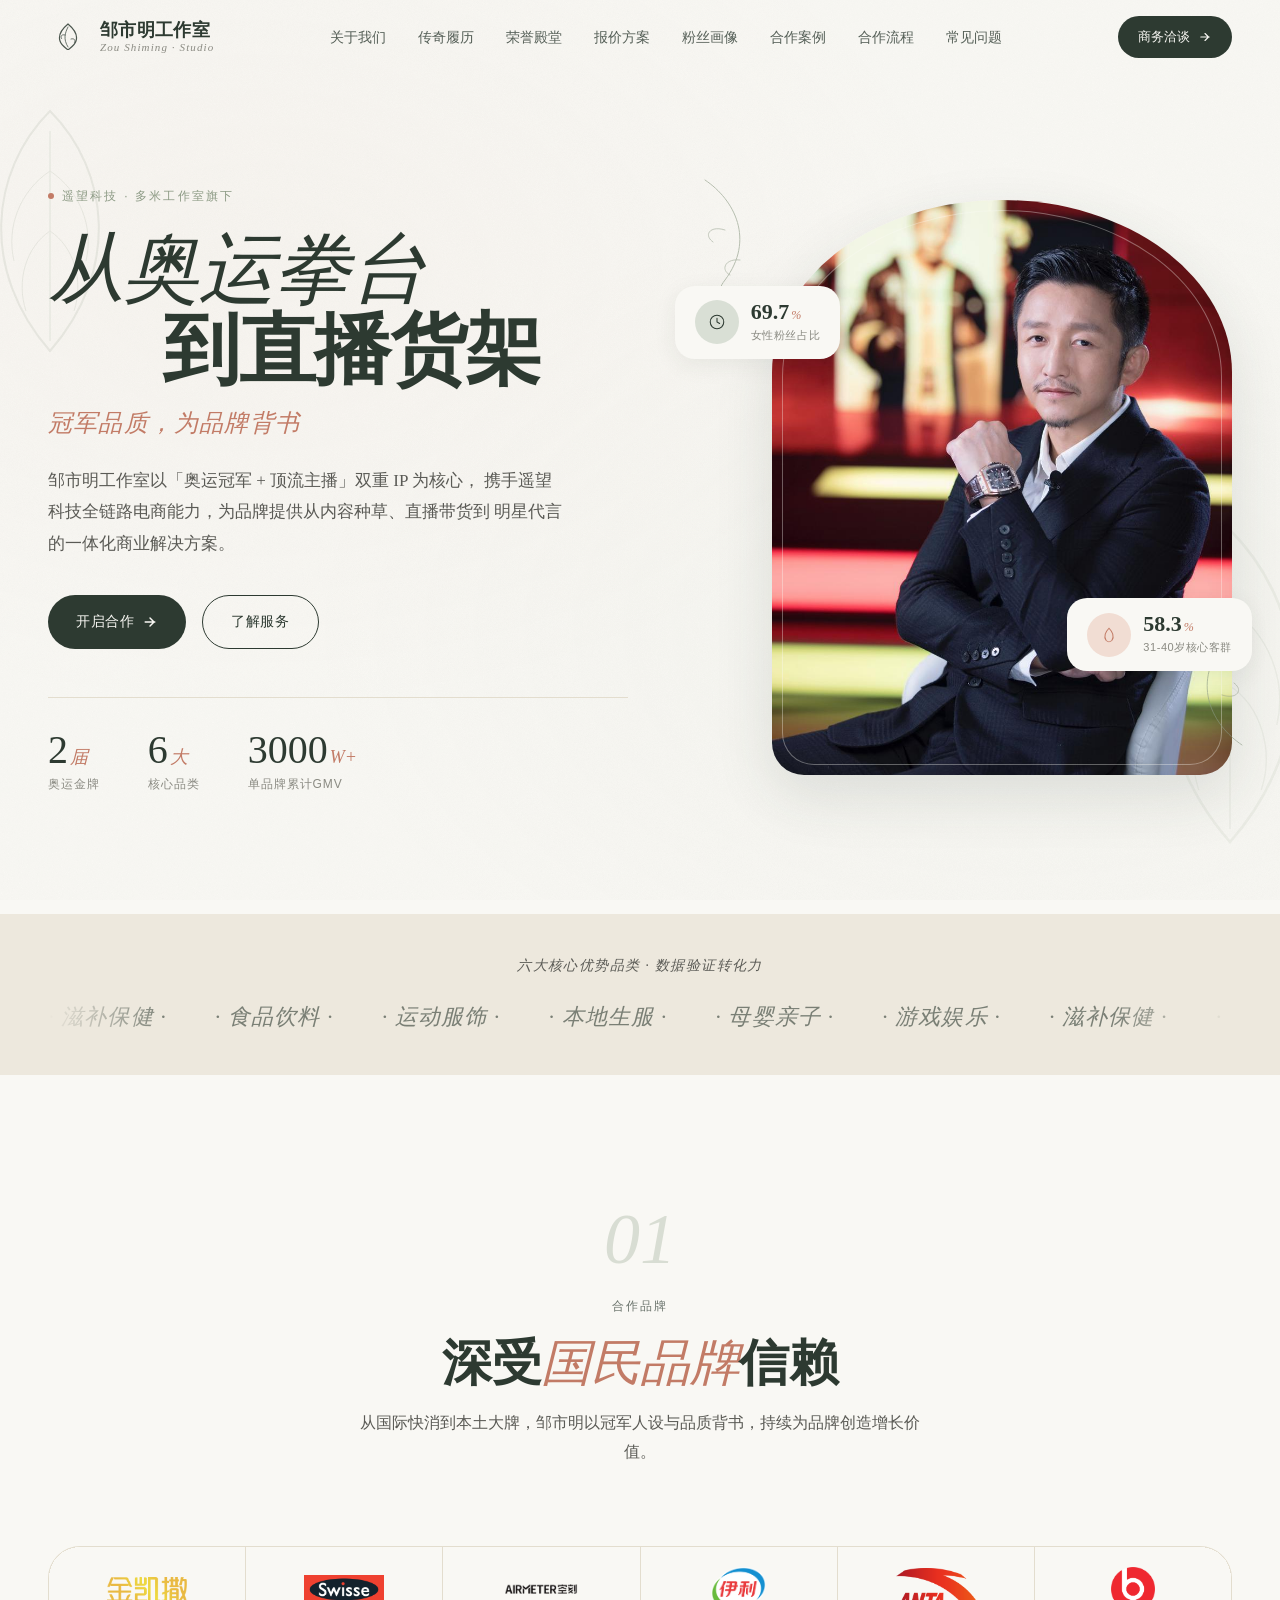
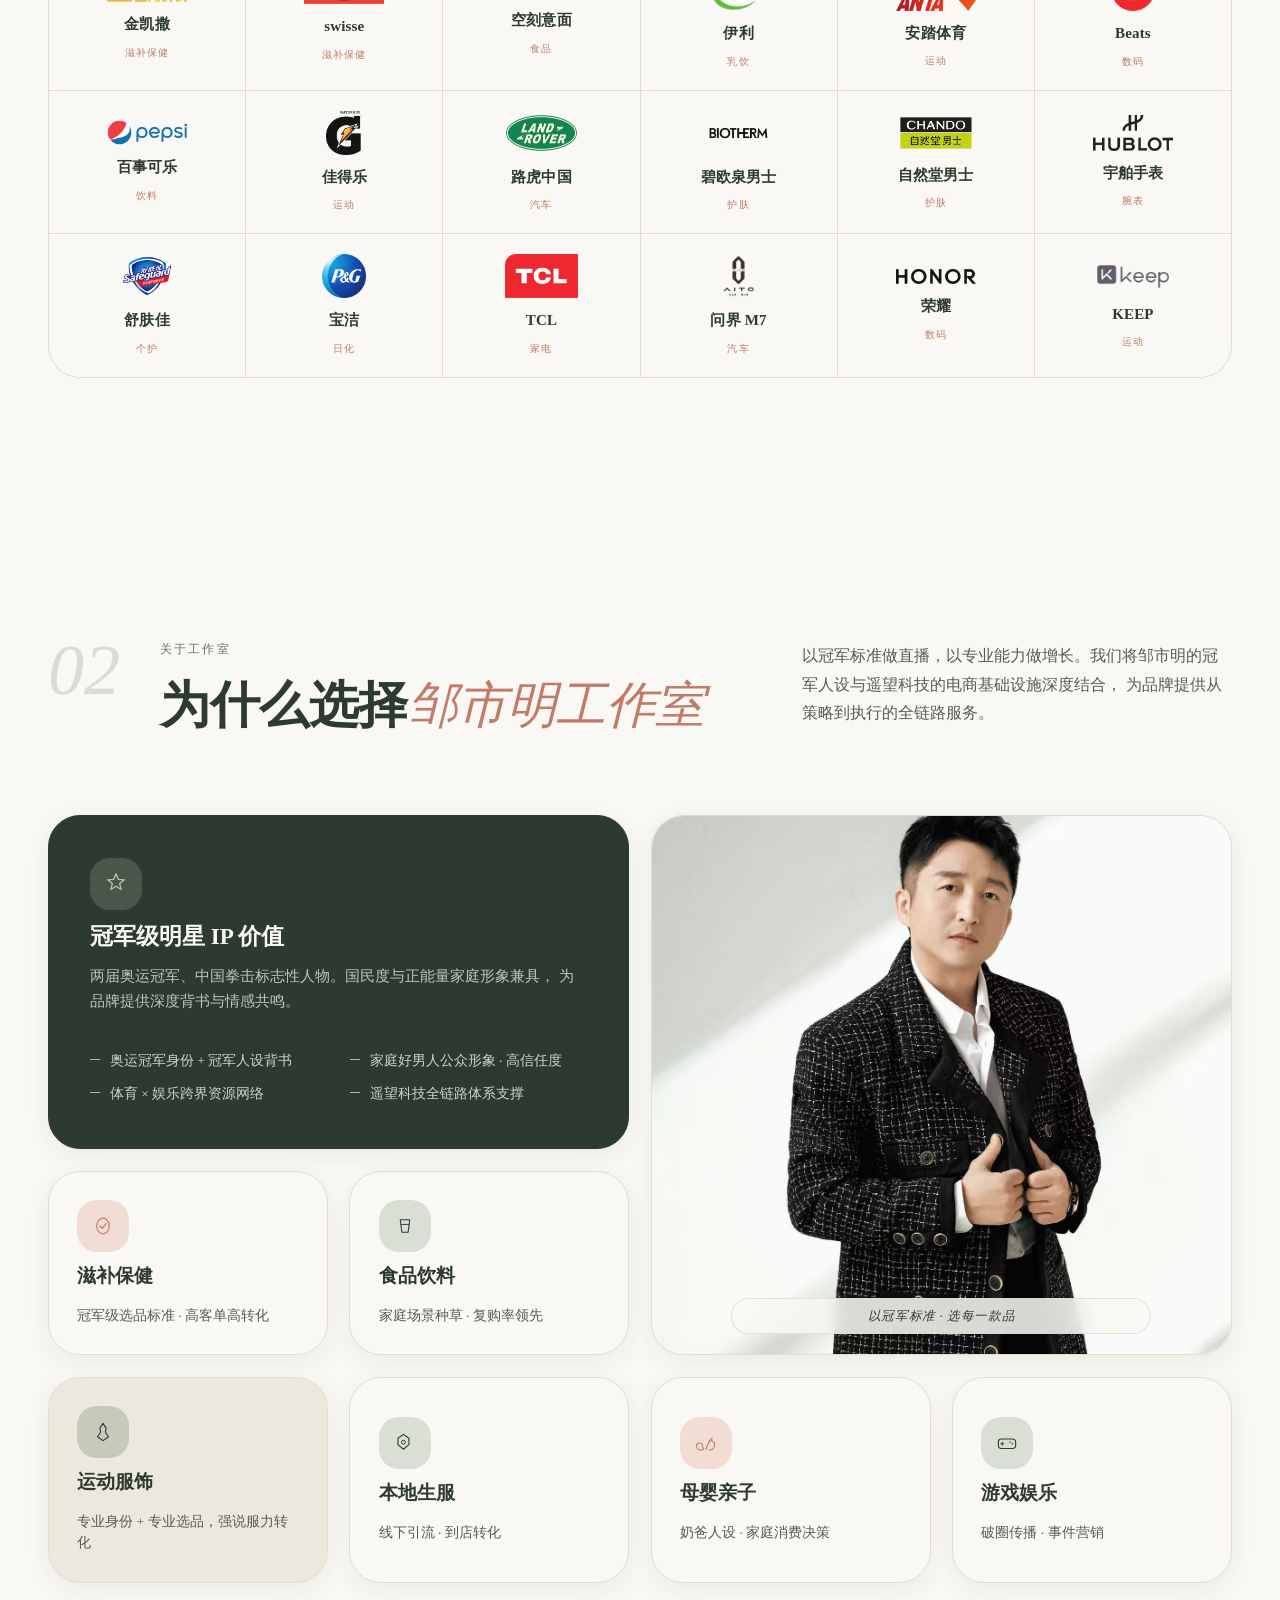
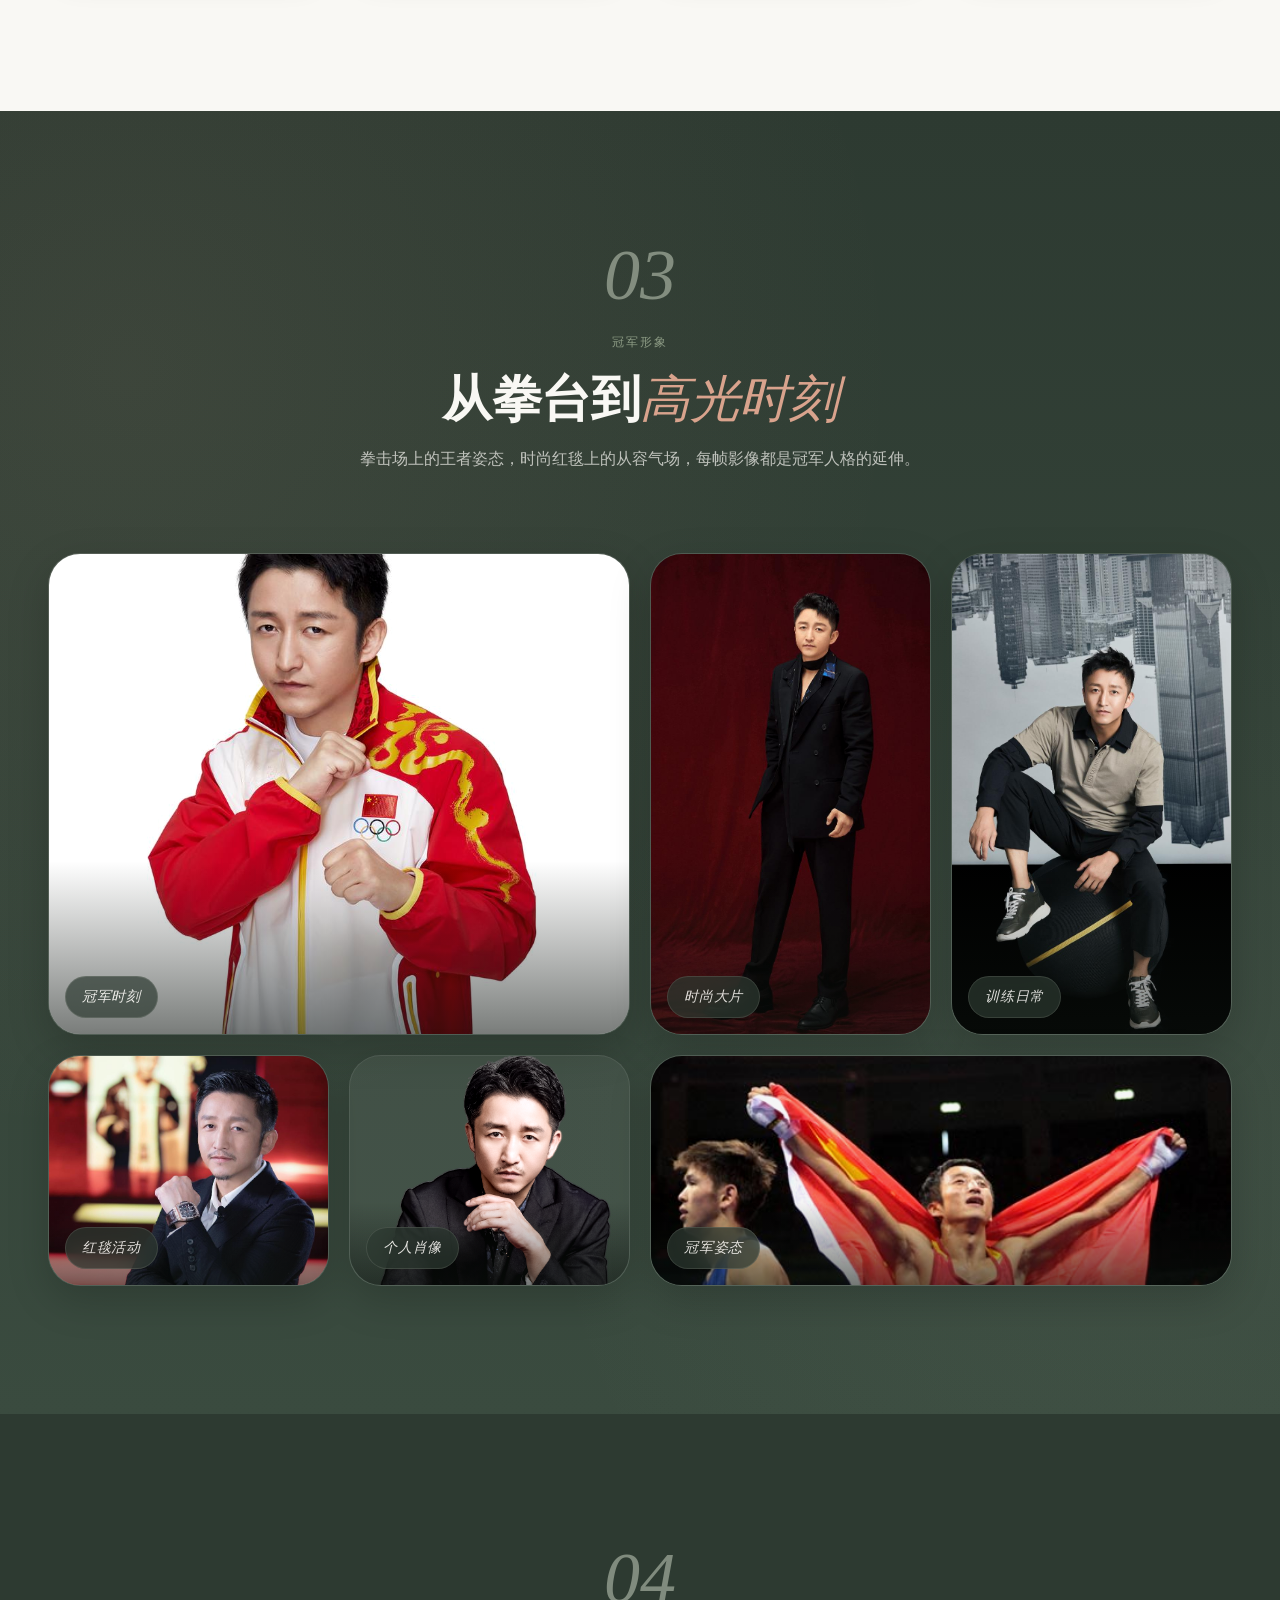
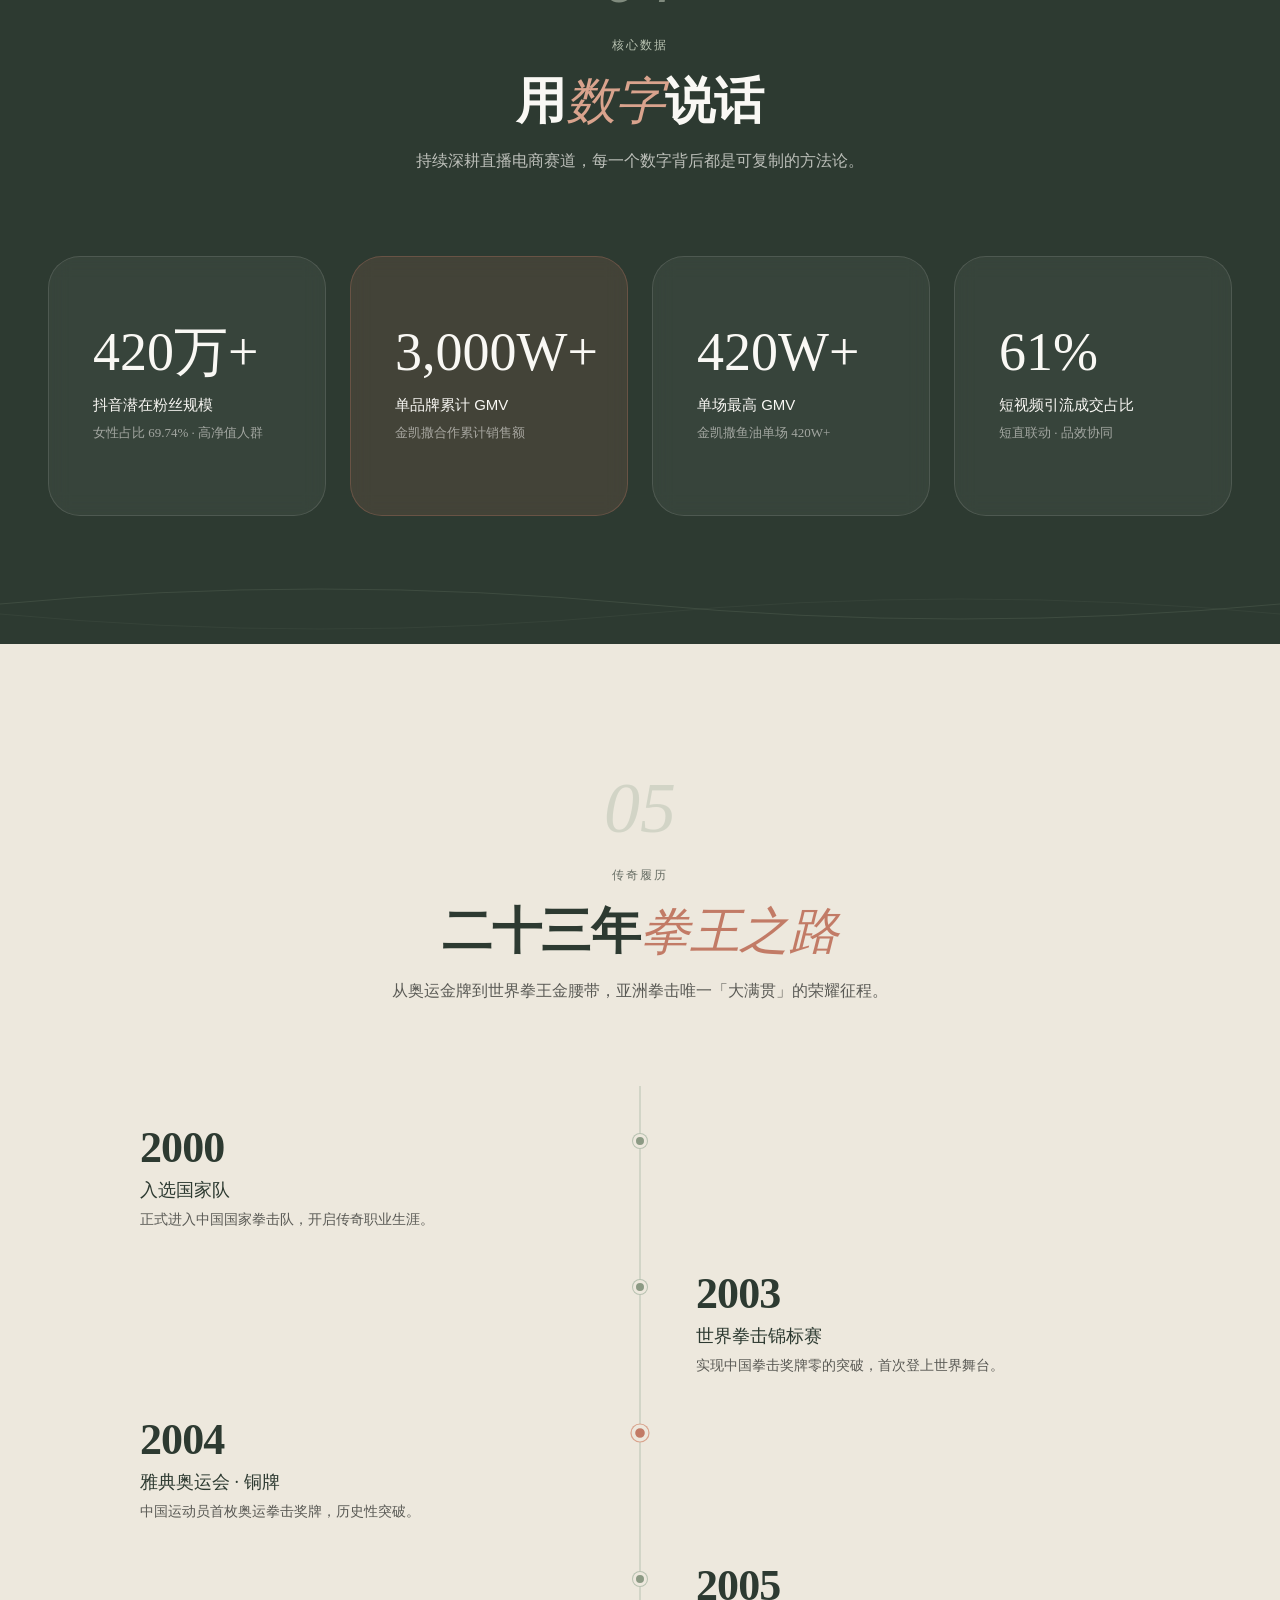
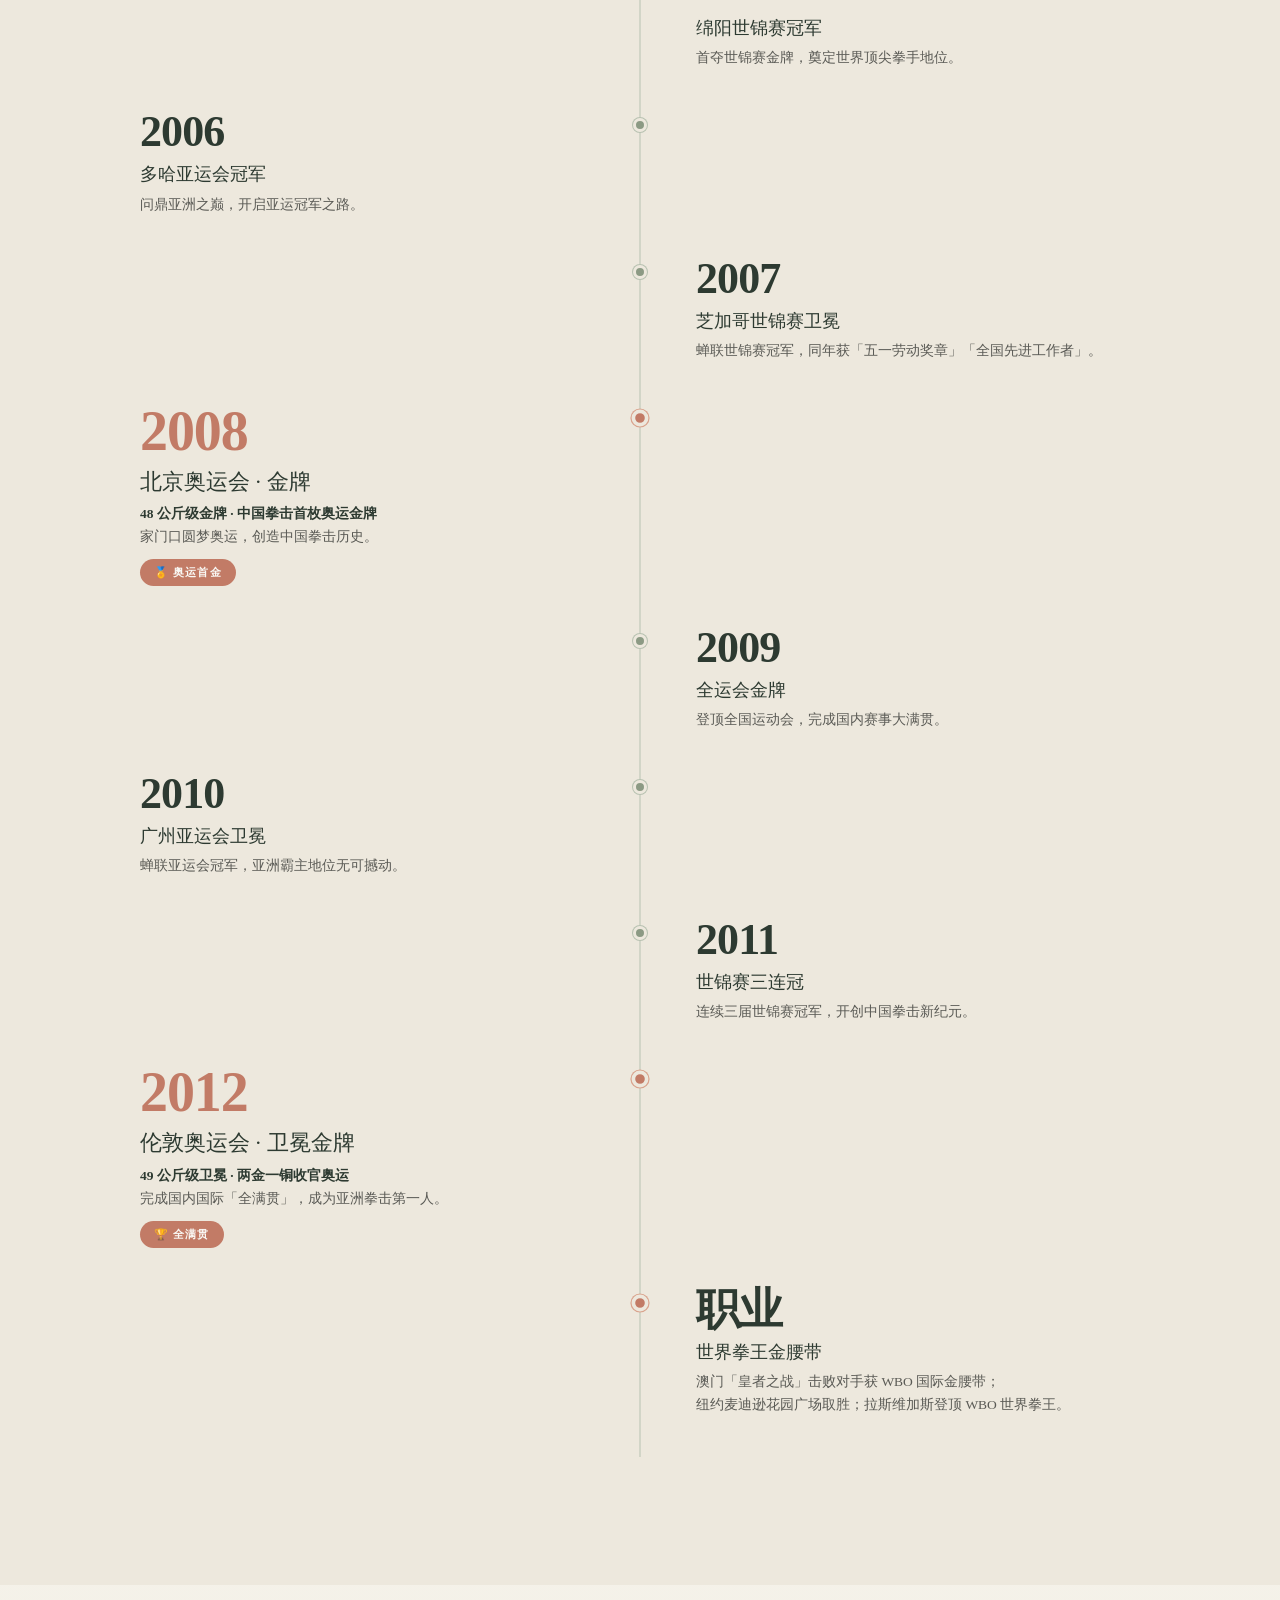
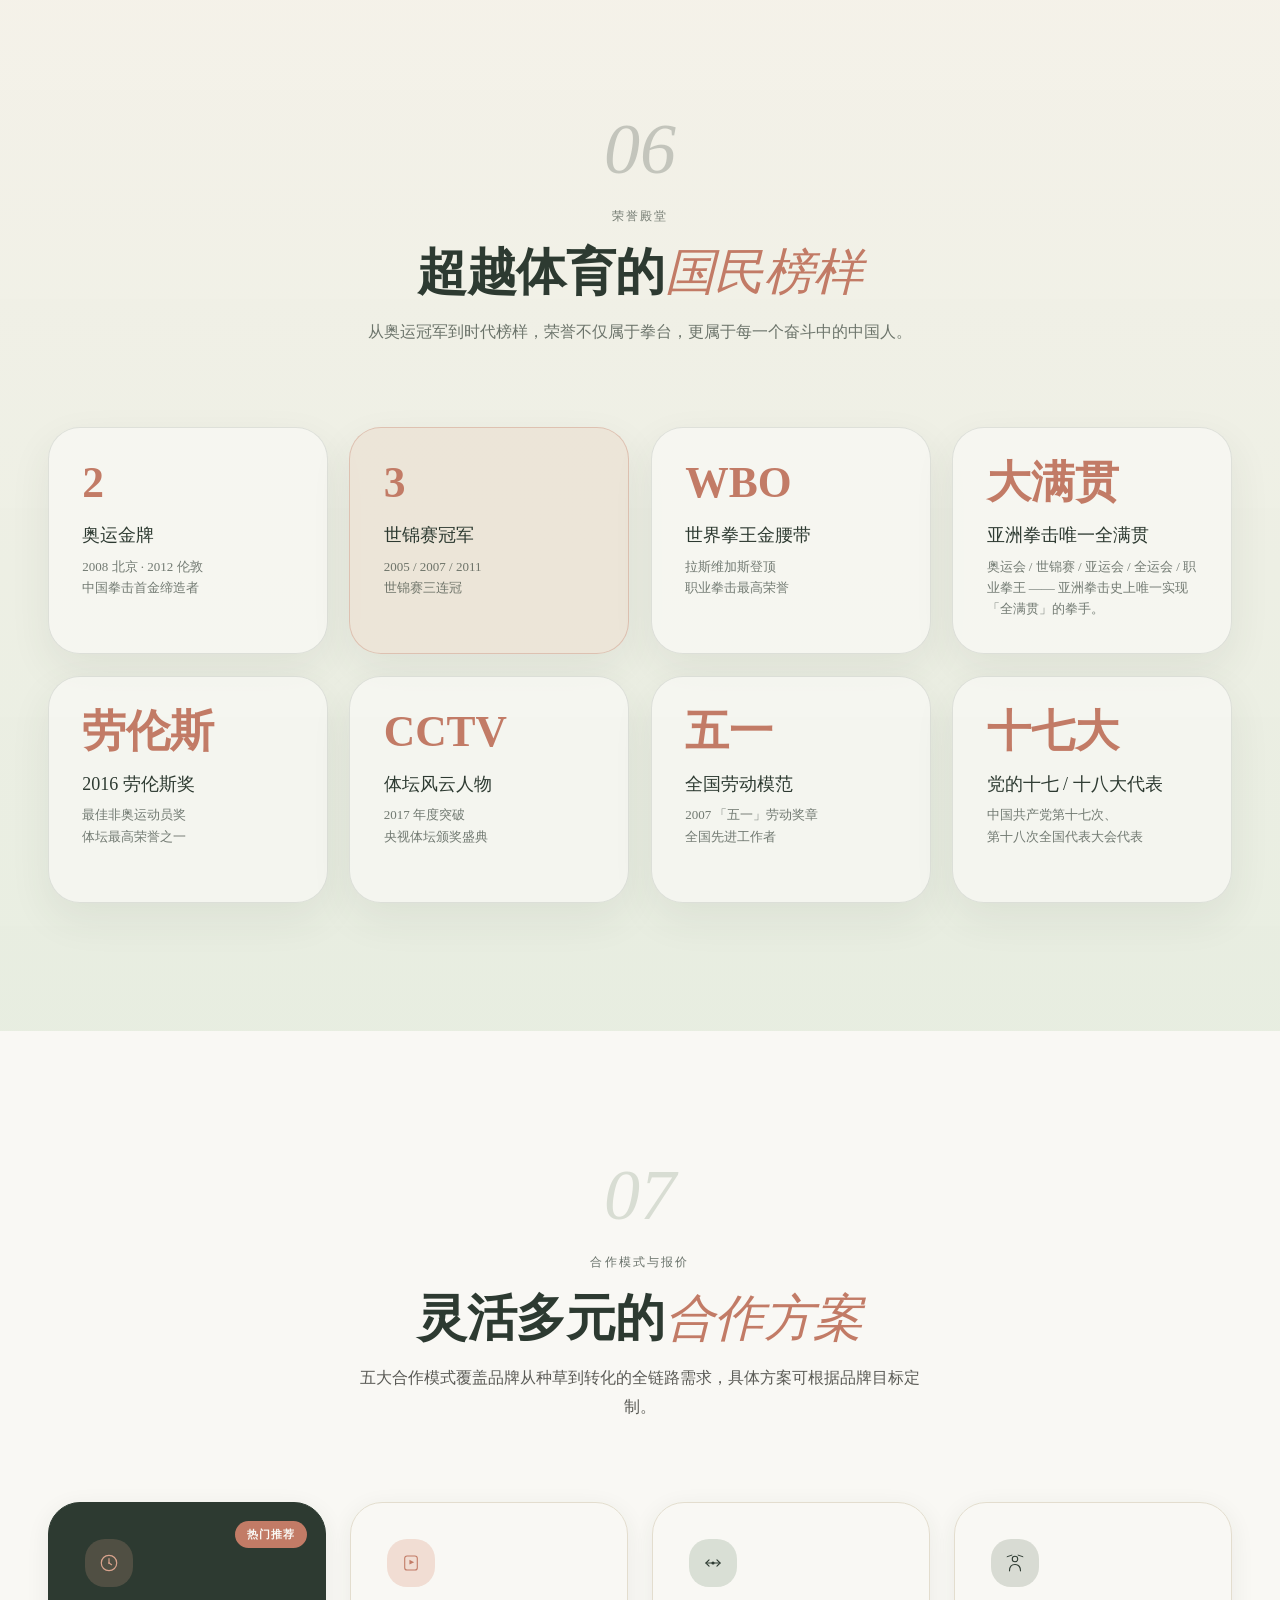
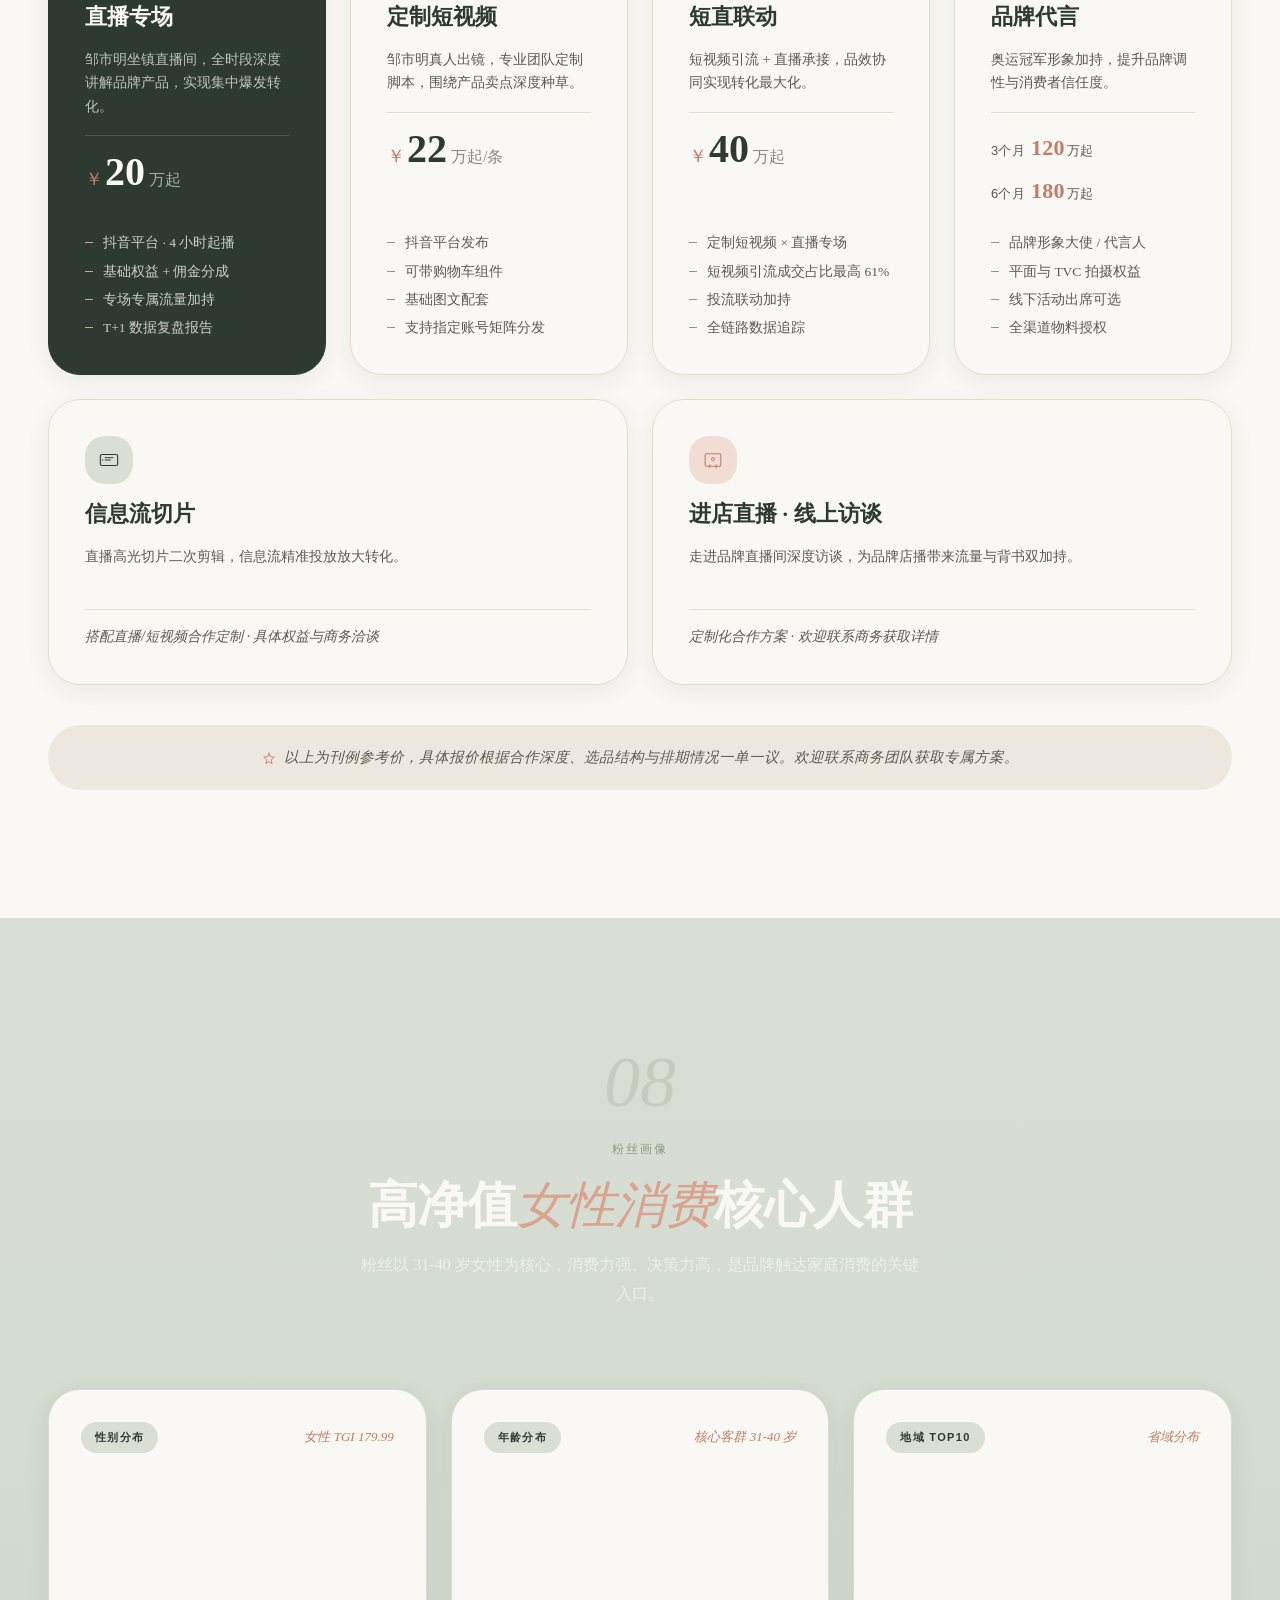
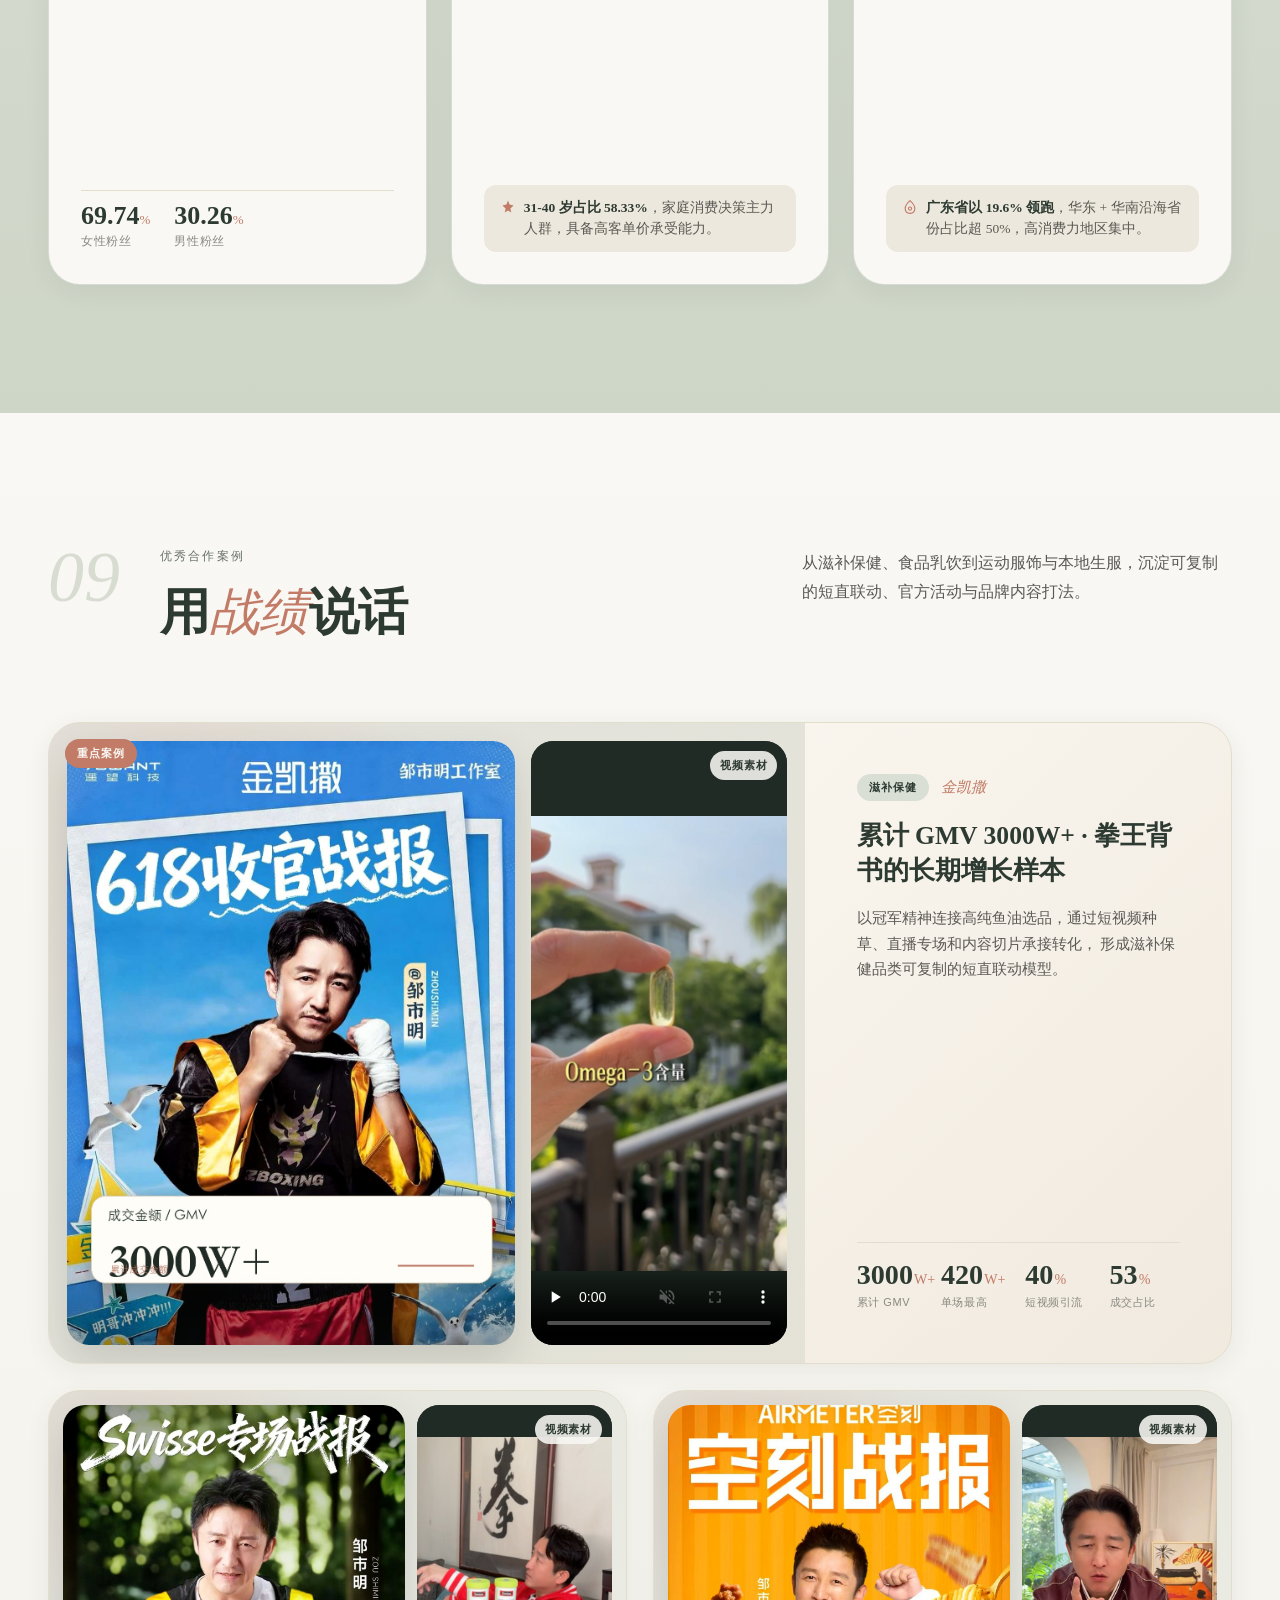
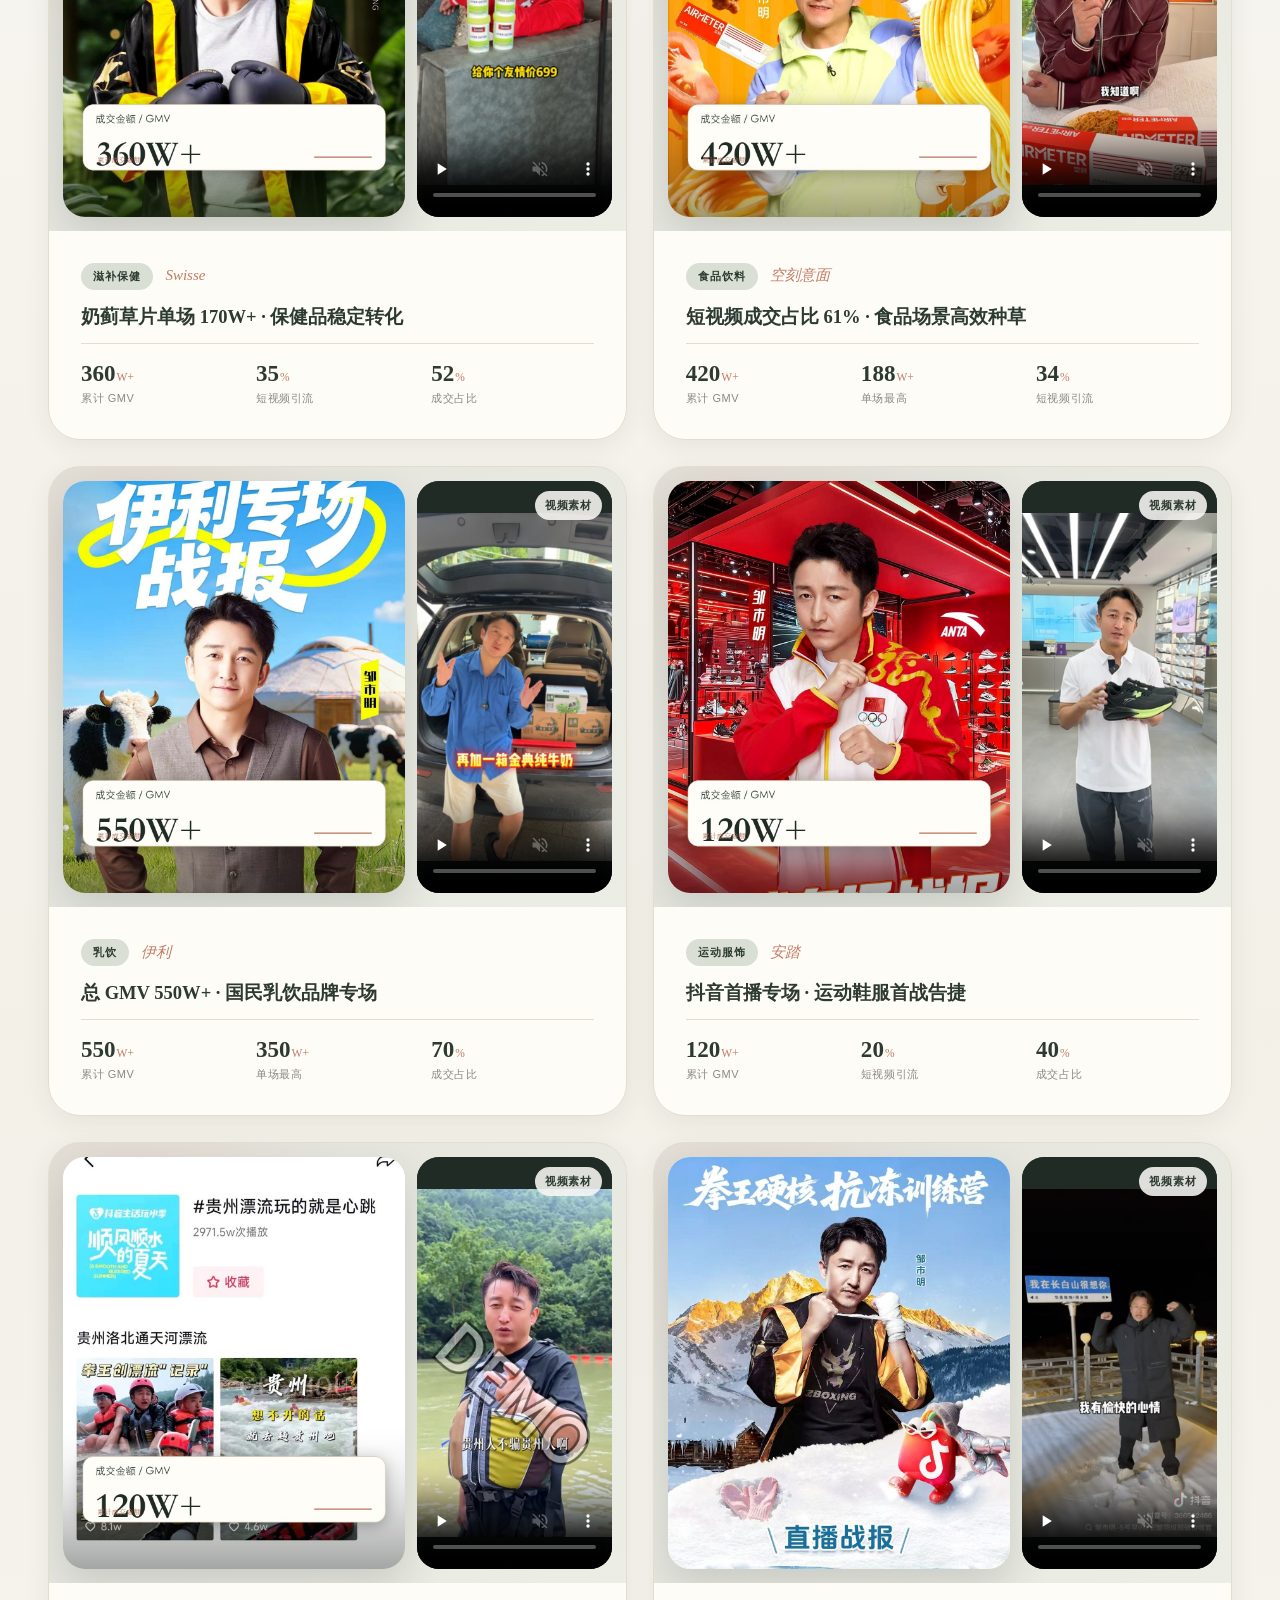
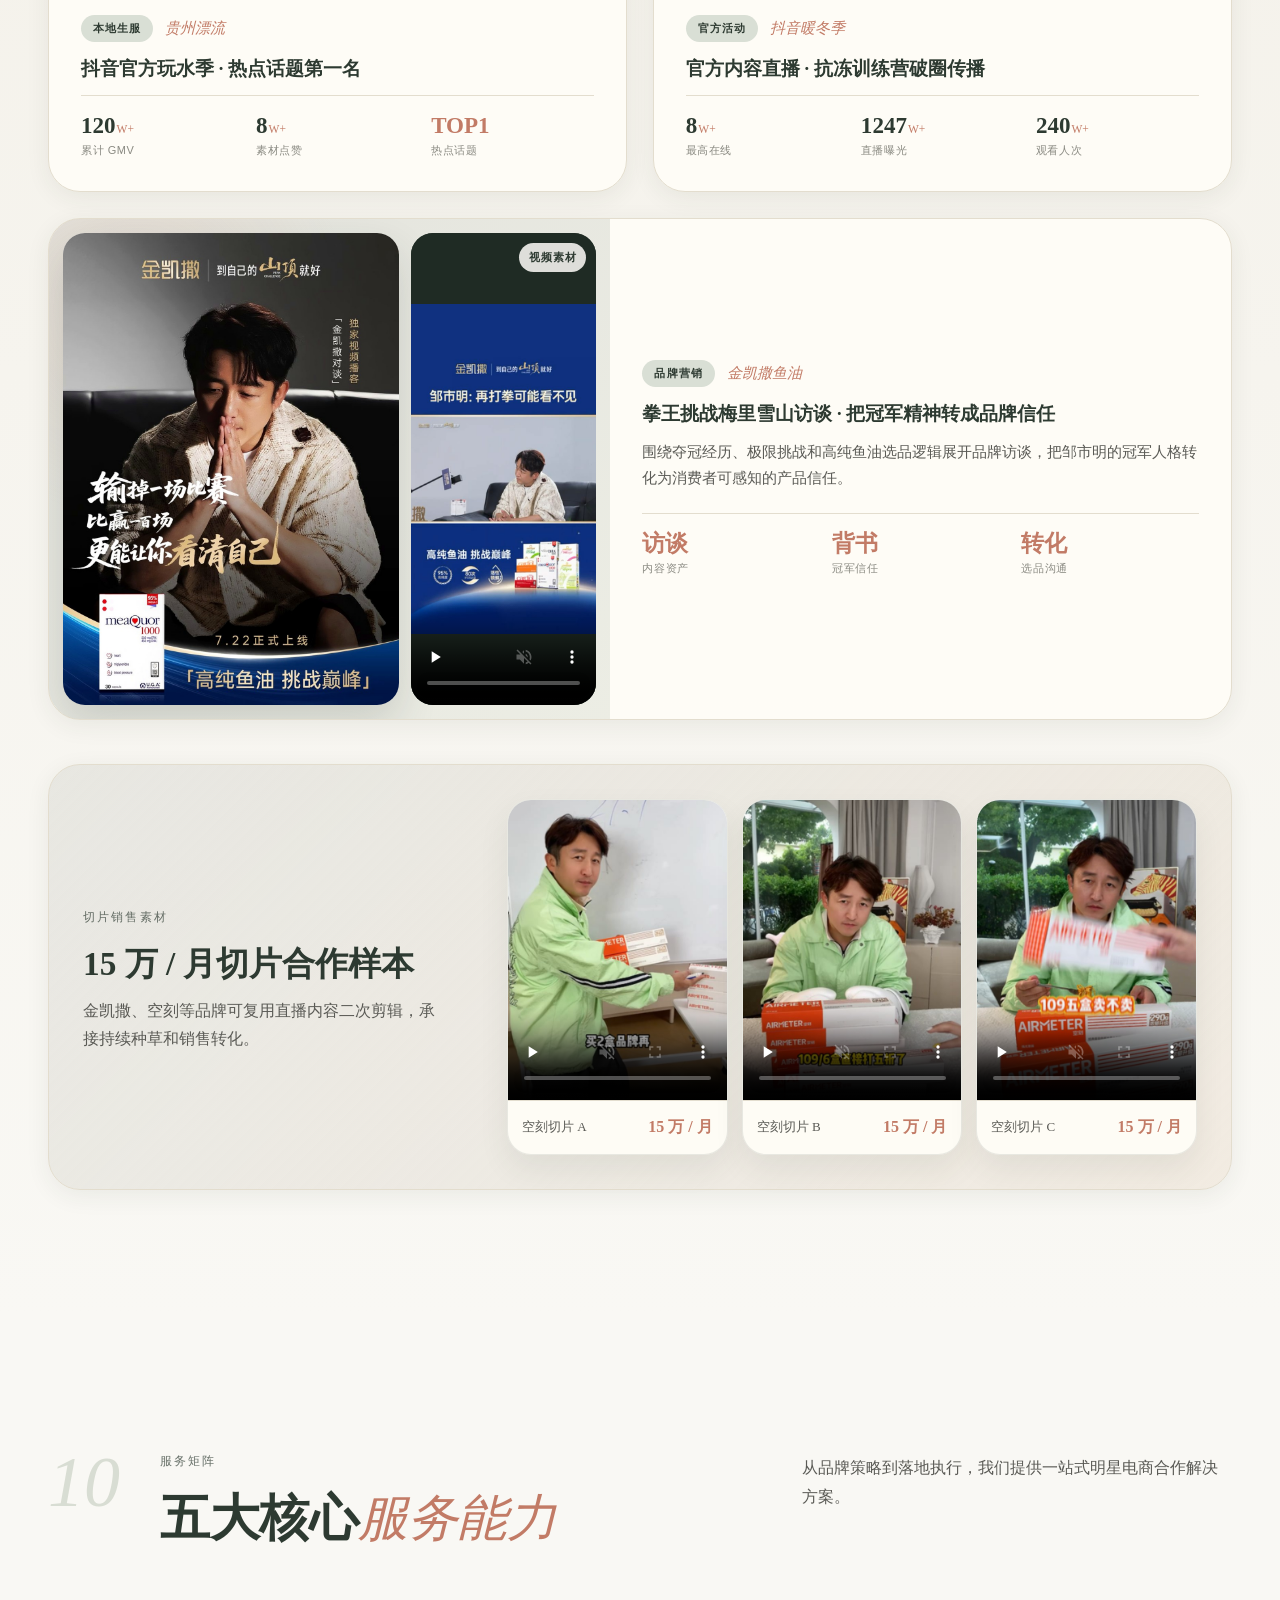
<file: index.html>
<!DOCTYPE html>
<html lang="zh-CN">
<head>
  <meta charset="UTF-8" />
  <meta name="viewport" content="width=device-width, initial-scale=1.0" />
  <title>邹市明工作室 · 品牌合作官方网站</title>
  <meta name="description" content="邹市明工作室 — 奥运冠军 × 顶流主播，专注明星直播带货、品牌定制合作。隶属遥望科技。" />

  <!-- 字体：衬线标题 + 正文衬线 + 辅助无衬线 -->
  <link rel="preconnect" href="https://miaoda.feishu.cn" />
  <link rel="stylesheet" href="https://miaoda.feishu.cn/fonts/css2?family=Playfair+Display:ital,wght@0,400;0,500;0,600;0,700;0,800;0,900;1,400;1,500;1,600&display=swap" />
  <link rel="stylesheet" href="https://miaoda.feishu.cn/fonts/css2?family=Cormorant+Garamond:ital,wght@0,400;0,500;0,600;0,700;1,400;1,500&display=swap" />
  <link rel="stylesheet" href="https://miaoda.feishu.cn/fonts/css2?family=Noto+Serif+SC:wght@400;500;600;700&display=swap" />
  <link rel="stylesheet" href="https://miaoda.feishu.cn/fonts/css2?family=Inter:wght@300;400;500;600&display=swap" />

  <link rel="stylesheet" href="styles.css" />

  <!-- ECharts 图表 -->
  <script src="https://sf3-scmcdn-cn.feishucdn.com/obj/feishu-static/miaoda/coding-unpkg-sdk/echarts@5.6.0/dist/echarts.min.js" crossorigin="anonymous"></script>
</head>
<body>
  <!-- 纸质纹理背景 -->
  <div class="paper-texture" aria-hidden="true"></div>

  <!-- ============ 导航栏 ============ -->
  <header class="nav" id="nav">
    <div class="nav__inner container">
      <a href="#top" class="nav__logo" aria-label="邹市明工作室">
        <span class="nav__logo-mark">
          <!-- 装饰性藤蔓 Logo -->
          <svg viewBox="0 0 32 32" aria-hidden="true">
            <path d="M16 3 C 10 8, 6 14, 8 20 C 10 26, 16 28, 16 29 C 16 28, 22 26, 24 20 C 26 14, 22 8, 16 3 Z" fill="none" stroke="currentColor" stroke-width="1.2"/>
            <path d="M16 6 C 13 12, 11 18, 16 26" fill="none" stroke="currentColor" stroke-width="0.8" stroke-linecap="round"/>
            <path d="M13 14 C 10 13, 8 15, 9.5 17.5" fill="none" stroke="currentColor" stroke-width="0.8" stroke-linecap="round"/>
            <path d="M19 18 C 22 17, 24 19, 22.5 21.5" fill="none" stroke="currentColor" stroke-width="0.8" stroke-linecap="round"/>
          </svg>
        </span>
        <span class="nav__logo-text">
          <span class="nav__logo-cn">邹市明工作室</span>
          <span class="nav__logo-en">Zou Shiming · Studio</span>
        </span>
      </a>

      <nav class="nav__menu" aria-label="主导航">
        <ul class="nav__list">
          <li><a href="#about">关于我们</a></li>
          <li><a href="#timeline">传奇履历</a></li>
          <li><a href="#honors">荣誉殿堂</a></li>
          <li><a href="#pricing">报价方案</a></li>
          <li><a href="#audience">粉丝画像</a></li>
          <li><a href="#cases">合作案例</a></li>
          <li><a href="#process">合作流程</a></li>
          <li><a href="#faq">常见问题</a></li>
        </ul>
      </nav>

      <a href="#contact" class="nav__cta">
        <span>商务洽谈</span>
        <svg viewBox="0 0 20 20" aria-hidden="true" width="14" height="14">
          <path d="M4 10h12M10 5l5 5-5 5" fill="none" stroke="currentColor" stroke-width="1.6" stroke-linecap="round" stroke-linejoin="round"/>
        </svg>
      </a>

      <button class="nav__burger" id="burgerBtn" aria-label="打开菜单" aria-expanded="false">
        <span></span><span></span><span></span>
      </button>
    </div>

    <!-- 移动端抽屉菜单 -->
    <div class="nav__drawer" id="navDrawer" aria-hidden="true">
      <ul>
        <li><a href="#about">关于我们</a></li>
        <li><a href="#timeline">传奇履历</a></li>
        <li><a href="#honors">荣誉殿堂</a></li>
        <li><a href="#pricing">报价方案</a></li>
        <li><a href="#audience">粉丝画像</a></li>
        <li><a href="#cases">合作案例</a></li>
        <li><a href="#services">服务矩阵</a></li>
        <li><a href="#process">合作流程</a></li>
        <li><a href="#faq">常见问题</a></li>
        <li class="nav__drawer-cta"><a href="#contact">商务洽谈 →</a></li>
      </ul>
    </div>
  </header>

  <main id="top">
    <!-- ============ HERO 区域 ============ -->
    <section class="hero">
      <div class="container hero__inner">
        <!-- 左侧文案 -->
        <div class="hero__content">
          <span class="eyebrow">
            <span class="eyebrow__dot"></span>
            遥望科技 · 多米工作室旗下
          </span>

          <h1 class="hero__title">
            <em class="hero__title-line">从奥运拳台</em>
            <em class="hero__title-line">到直播货架</em>
            <span class="hero__title-sub">冠军品质，为品牌背书</span>
          </h1>

          <p class="hero__desc">
            邹市明工作室以「奥运冠军 + 顶流主播」双重 IP 为核心，
            携手遥望科技全链路电商能力，为品牌提供从内容种草、直播带货到
            明星代言的一体化商业解决方案。
          </p>

          <div class="hero__actions">
            <a href="#contact" class="btn btn--primary">
              <span>开启合作</span>
              <svg viewBox="0 0 20 20" aria-hidden="true" width="16" height="16">
                <path d="M4 10h12M10 5l5 5-5 5" fill="none" stroke="currentColor" stroke-width="1.8" stroke-linecap="round" stroke-linejoin="round"/>
              </svg>
            </a>
            <a href="#services" class="btn btn--ghost">
              了解服务
            </a>
          </div>

          <!-- 小数据条 -->
          <div class="hero__stats">
            <div class="hero__stat">
              <span class="hero__stat-num">2<span class="unit">届</span></span>
              <span class="hero__stat-label">奥运金牌</span>
            </div>
            <div class="hero__stat">
              <span class="hero__stat-num">6<span class="unit">大</span></span>
              <span class="hero__stat-label">核心品类</span>
            </div>
            <div class="hero__stat">
              <span class="hero__stat-num">3000<span class="unit">W+</span></span>
              <span class="hero__stat-label">单品牌累计GMV</span>
            </div>
          </div>
        </div>

        <!-- 右侧拱形图 -->
        <div class="hero__visual">
          <!-- 装饰藤蔓 -->
          <svg class="hero__vine hero__vine--tl" viewBox="0 0 120 160" aria-hidden="true">
            <path d="M10 10 C 40 30, 60 70, 30 110 C 10 135, 50 150, 80 130"
                  fill="none" stroke="currentColor" stroke-width="1" stroke-linecap="round"/>
            <path d="M30 60 C 15 55, 8 65, 18 72" fill="none" stroke="currentColor" stroke-width="0.8" stroke-linecap="round"/>
            <path d="M45 90 C 30 88, 25 100, 35 105" fill="none" stroke="currentColor" stroke-width="0.8" stroke-linecap="round"/>
            <path d="M70 130 C 55 125, 50 138, 62 145" fill="none" stroke="currentColor" stroke-width="0.8" stroke-linecap="round"/>
          </svg>
          <svg class="hero__vine hero__vine--br" viewBox="0 0 120 160" aria-hidden="true">
            <path d="M110 150 C 80 130, 60 90, 90 50 C 110 25, 70 10, 40 30"
                  fill="none" stroke="currentColor" stroke-width="1" stroke-linecap="round"/>
            <path d="M90 100 C 105 105, 112 95, 102 88" fill="none" stroke="currentColor" stroke-width="0.8" stroke-linecap="round"/>
            <path d="M75 70 C 90 72, 95 60, 85 55" fill="none" stroke="currentColor" stroke-width="0.8" stroke-linecap="round"/>
            <path d="M50 30 C 65 35, 70 22, 58 15" fill="none" stroke="currentColor" stroke-width="0.8" stroke-linecap="round"/>
          </svg>

          <!-- 拱形主图 -->
          <div class="arch arch--hero">
            <img src="images/hero-zou.jpg" alt="邹市明形象照" loading="eager" />
            <div class="arch__frame"></div>
          </div>

          <!-- 漂浮小卡片 1：女性粉丝TGI -->
          <div class="float-card float-card--tl">
            <div class="float-card__icon">
              <svg viewBox="0 0 24 24" aria-hidden="true" width="18" height="18">
                <circle cx="12" cy="12" r="9" fill="none" stroke="currentColor" stroke-width="1.4"/>
                <path d="M12 7 V12 L15.5 14" fill="none" stroke="currentColor" stroke-width="1.4" stroke-linecap="round"/>
              </svg>
            </div>
            <div>
              <div class="float-card__num">69.7<span class="unit">%</span></div>
              <div class="float-card__label">女性粉丝占比</div>
            </div>
          </div>

          <!-- 漂浮小卡片 2：31-40岁 -->
          <div class="float-card float-card--br">
            <div class="float-card__icon float-card__icon--terracotta">
              <svg viewBox="0 0 24 24" aria-hidden="true" width="18" height="18">
                <path d="M12 3 C 7 8, 5 14, 8 19 C 11 22, 13 22, 16 19 C 19 14, 17 8, 12 3 Z" fill="none" stroke="currentColor" stroke-width="1.4"/>
              </svg>
            </div>
            <div>
              <div class="float-card__num">58.3<span class="unit">%</span></div>
              <div class="float-card__label">31-40岁核心客群</div>
            </div>
          </div>
        </div>
      </div>

      <!-- 装饰叶子 -->
      <svg class="hero__leaf hero__leaf--1" viewBox="0 0 100 140" aria-hidden="true">
        <path d="M50 10 C 20 40, 15 90, 50 130 C 85 90, 80 40, 50 10 Z" fill="none" stroke="currentColor" stroke-width="1"/>
        <path d="M50 20 L50 125" stroke="currentColor" stroke-width="0.6"/>
        <path d="M50 40 C 35 50, 28 68, 32 85" fill="none" stroke="currentColor" stroke-width="0.5"/>
        <path d="M50 40 C 65 50, 72 68, 68 85" fill="none" stroke="currentColor" stroke-width="0.5"/>
        <path d="M50 70 C 38 78, 33 95, 38 110" fill="none" stroke="currentColor" stroke-width="0.5"/>
        <path d="M50 70 C 62 78, 67 95, 62 110" fill="none" stroke="currentColor" stroke-width="0.5"/>
      </svg>
      <svg class="hero__leaf hero__leaf--2" viewBox="0 0 100 140" aria-hidden="true">
        <path d="M50 10 C 20 40, 15 90, 50 130 C 85 90, 80 40, 50 10 Z" fill="none" stroke="currentColor" stroke-width="1"/>
        <path d="M50 20 L50 125" stroke="currentColor" stroke-width="0.6"/>
        <path d="M50 40 C 35 50, 28 68, 32 85" fill="none" stroke="currentColor" stroke-width="0.5"/>
        <path d="M50 40 C 65 50, 72 68, 68 85" fill="none" stroke="currentColor" stroke-width="0.5"/>
        <path d="M50 70 C 38 78, 33 95, 38 110" fill="none" stroke="currentColor" stroke-width="0.5"/>
        <path d="M50 70 C 62 78, 67 95, 62 110" fill="none" stroke="currentColor" stroke-width="0.5"/>
      </svg>
    </section>

    <!-- 核心品类条 -->
    <section class="brands">
      <div class="container">
        <p class="brands__title">六大核心优势品类 · 数据验证转化力</p>
        <div class="brands__track">
          <div class="brands__row">
            <span>· 滋补保健 ·</span>
            <span>· 食品饮料 ·</span>
            <span>· 运动服饰 ·</span>
            <span>· 本地生服 ·</span>
            <span>· 母婴亲子 ·</span>
            <span>· 游戏娱乐 ·</span>
            <span>· 滋补保健 ·</span>
            <span>· 食品饮料 ·</span>
            <span>· 运动服饰 ·</span>
            <span>· 本地生服 ·</span>
            <span>· 母婴亲子 ·</span>
            <span>· 游戏娱乐 ·</span>
          </div>
        </div>
      </div>
    </section>

    <!-- ============ 合作品牌墙 ============ -->
    <section class="brandwall section" id="brandwall">
      <div class="container">
        <div class="section__head section__head--center">
          <span class="section__num">01</span>
          <div>
            <span class="eyebrow eyebrow--dark">合作品牌</span>
            <h2 class="section__title">深受<span class="italic">国民品牌</span>信赖</h2>
          </div>
          <p class="section__desc">
            从国际快消到本土大牌，邹市明以冠军人设与品质背书，持续为品牌创造增长价值。
          </p>
        </div>

        <div class="brandwall__grid">
          <div class="brand-item">
            <img class="brand-item__logo" src="images/brands/jinkaisa.png" alt="金凯撒" loading="lazy" />
            <span class="brand-item__name">金凯撒</span>
            <span class="brand-item__cat">滋补保健</span>
          </div>
          <div class="brand-item">
            <img class="brand-item__logo" src="images/brands/swisse.png" alt="swisse" loading="lazy" />
            <span class="brand-item__name">swisse</span>
            <span class="brand-item__cat">滋补保健</span>
          </div>
          <div class="brand-item">
            <img class="brand-item__logo" src="images/brands/kongke.png" alt="空刻意面" loading="lazy" />
            <span class="brand-item__name">空刻意面</span>
            <span class="brand-item__cat">食品</span>
          </div>
          <div class="brand-item">
            <img class="brand-item__logo" src="images/brands/yili.png" alt="伊利" loading="lazy" />
            <span class="brand-item__name">伊利</span>
            <span class="brand-item__cat">乳饮</span>
          </div>
          <div class="brand-item">
            <img class="brand-item__logo" src="images/brands/anta.png" alt="安踏体育" loading="lazy" />
            <span class="brand-item__name">安踏体育</span>
            <span class="brand-item__cat">运动</span>
          </div>
          <div class="brand-item">
            <img class="brand-item__logo" src="images/brands/beats.png" alt="Beats" loading="lazy" />
            <span class="brand-item__name">Beats</span>
            <span class="brand-item__cat">数码</span>
          </div>
          <div class="brand-item">
            <img class="brand-item__logo" src="images/brands/pepsi.png" alt="百事可乐" loading="lazy" />
            <span class="brand-item__name">百事可乐</span>
            <span class="brand-item__cat">饮料</span>
          </div>
          <div class="brand-item">
            <img class="brand-item__logo" src="images/brands/gatorade.png" alt="佳得乐" loading="lazy" />
            <span class="brand-item__name">佳得乐</span>
            <span class="brand-item__cat">运动</span>
          </div>
          <div class="brand-item">
            <img class="brand-item__logo" src="images/brands/landrover.png" alt="路虎中国" loading="lazy" />
            <span class="brand-item__name">路虎中国</span>
            <span class="brand-item__cat">汽车</span>
          </div>
          <div class="brand-item">
            <img class="brand-item__logo" src="images/brands/biotherm.png" alt="碧欧泉男士" loading="lazy" />
            <span class="brand-item__name">碧欧泉男士</span>
            <span class="brand-item__cat">护肤</span>
          </div>
          <div class="brand-item">
            <img class="brand-item__logo" src="images/brands/chando.png" alt="自然堂男士" loading="lazy" />
            <span class="brand-item__name">自然堂男士</span>
            <span class="brand-item__cat">护肤</span>
          </div>
          <div class="brand-item">
            <img class="brand-item__logo" src="images/brands/hublot.png" alt="宇舶手表" loading="lazy" />
            <span class="brand-item__name">宇舶手表</span>
            <span class="brand-item__cat">腕表</span>
          </div>
          <div class="brand-item">
            <img class="brand-item__logo" src="images/brands/safeguard.png" alt="舒肤佳" loading="lazy" />
            <span class="brand-item__name">舒肤佳</span>
            <span class="brand-item__cat">个护</span>
          </div>
          <div class="brand-item">
            <img class="brand-item__logo" src="images/brands/pg.png" alt="宝洁" loading="lazy" />
            <span class="brand-item__name">宝洁</span>
            <span class="brand-item__cat">日化</span>
          </div>
          <div class="brand-item">
            <img class="brand-item__logo" src="images/brands/tcl.png" alt="TCL" loading="lazy" />
            <span class="brand-item__name">TCL</span>
            <span class="brand-item__cat">家电</span>
          </div>
          <div class="brand-item">
            <img class="brand-item__logo" src="images/brands/aito.png" alt="问界 M7" loading="lazy" />
            <span class="brand-item__name">问界 M7</span>
            <span class="brand-item__cat">汽车</span>
          </div>
          <div class="brand-item">
            <img class="brand-item__logo" src="images/brands/honor.png" alt="荣耀" loading="lazy" />
            <span class="brand-item__name">荣耀</span>
            <span class="brand-item__cat">数码</span>
          </div>
          <div class="brand-item">
            <img class="brand-item__logo" src="images/brands/keep.png" alt="KEEP" loading="lazy" />
            <span class="brand-item__name">KEEP</span>
            <span class="brand-item__cat">运动</span>
          </div>
        </div>
      </div>
    </section>

    <!-- ============ 关于 / 特色卡片 ============ -->
    <section class="about section" id="about">
      <div class="container">
        <div class="section__head">
          <span class="section__num">02</span>
          <div>
            <span class="eyebrow eyebrow--dark">关于工作室</span>
            <h2 class="section__title">为什么选择<span class="italic">邹市明工作室</span></h2>
          </div>
          <p class="section__desc">
            以冠军标准做直播，以专业能力做增长。我们将邹市明的冠军人设与遥望科技的电商基础设施深度结合，
            为品牌提供从策略到执行的全链路服务。
          </p>
        </div>

        <div class="features">
          <!-- 卡片 1：明星IP价值（左上大卡） -->
          <article class="feature feature--lg feature--a">
            <div class="feature__icon feature__icon--green">
              <svg viewBox="0 0 28 28" aria-hidden="true" width="26" height="26">
                <path d="M14 3 L16.5 9 L23 9.5 L18 13.5 L19.5 20 L14 16.5 L8.5 20 L10 13.5 L5 9.5 L11.5 9 Z"
                      fill="none" stroke="currentColor" stroke-width="1.4" stroke-linejoin="round"/>
              </svg>
            </div>
            <h3 class="feature__title">冠军级明星 IP 价值</h3>
            <p class="feature__desc">
              两届奥运冠军、中国拳击标志性人物。国民度与正能量家庭形象兼具，
              为品牌提供深度背书与情感共鸣。
            </p>
            <ul class="feature__list">
              <li>奥运冠军身份 + 冠军人设背书</li>
              <li>家庭好男人公众形象 · 高信任度</li>
              <li>体育 × 娱乐跨界资源网络</li>
              <li>遥望科技全链路体系支撑</li>
            </ul>
          </article>

          <!-- 卡片 2：滋补保健 -->
          <article class="feature feature--b">
            <div class="feature__icon feature__icon--terracotta">
              <svg viewBox="0 0 28 28" aria-hidden="true" width="22" height="22">
                <path d="M14 4 C 10 4, 6 8, 6 14 C 6 20, 10 24, 14 24 C 18 24, 22 20, 22 14 C 22 8, 18 4, 14 4 Z" fill="none" stroke="currentColor" stroke-width="1.4"/>
                <path d="M10 14 L13 17 L18 11" fill="none" stroke="currentColor" stroke-width="1.6" stroke-linecap="round" stroke-linejoin="round"/>
              </svg>
            </div>
            <h3 class="feature__title">滋补保健</h3>
            <p class="feature__desc">冠军级选品标准 · 高客单高转化</p>
          </article>

          <!-- 卡片 3：食品饮料 -->
          <article class="feature feature--c">
            <div class="feature__icon">
              <svg viewBox="0 0 28 28" aria-hidden="true" width="22" height="22">
                <path d="M8 6 H20 L18 22 H10 Z" fill="none" stroke="currentColor" stroke-width="1.4" stroke-linejoin="round"/>
                <path d="M9 12 H19" stroke="currentColor" stroke-width="1.2" stroke-linecap="round"/>
              </svg>
            </div>
            <h3 class="feature__title">食品饮料</h3>
            <p class="feature__desc">家庭场景种草 · 复购率领先</p>
          </article>

          <!-- 卡片 4：运动服饰（左中大卡） -->
          <article class="feature feature--sports feature--d">
            <div class="feature__icon feature__icon--sage">
              <svg viewBox="0 0 28 28" aria-hidden="true" width="22" height="22">
                <path d="M14 3 L10 9 L11 14 L7 20 L14 25 L21 20 L17 14 L18 9 Z" fill="none" stroke="currentColor" stroke-width="1.4" stroke-linejoin="round"/>
              </svg>
            </div>
            <h3 class="feature__title">运动服饰</h3>
            <p class="feature__desc">专业身份 + 专业选品，强说服力转化</p>
          </article>

          <!-- 卡片 5：拱形小图装饰 -->
          <article class="feature feature--image feature--e">
            <div class="arch arch--sm">
              <img src="images/feature-champion-suit.jpg" alt="邹市明商务形象" loading="lazy" />
            </div>
            <span class="feature__img-tag">以冠军标准 · 选每一款品</span>
          </article>

          <!-- 卡片 6：本地生服 -->
          <article class="feature feature--f">
            <div class="feature__icon">
              <svg viewBox="0 0 28 28" aria-hidden="true" width="22" height="22">
                <path d="M12 3 L5 8 V16 L12 22 L19 16 V8 Z" fill="none" stroke="currentColor" stroke-width="1.4" stroke-linejoin="round"/>
                <circle cx="12" cy="13" r="2.5" fill="none" stroke="currentColor" stroke-width="1.2"/>
              </svg>
            </div>
            <h3 class="feature__title">本地生服</h3>
            <p class="feature__desc">线下引流 · 到店转化</p>
          </article>

          <!-- 卡片 7：母婴 -->
          <article class="feature feature--g">
            <div class="feature__icon feature__icon--terracotta">
              <svg viewBox="0 0 28 28" aria-hidden="true" width="22" height="22">
                <path d="M10 20 C 10 16, 8 14, 5 14 C 3 14, 2 16, 2 18 C 2 21, 5 23, 8 23 C 10 23, 12 22, 10 20 Z" fill="none" stroke="currentColor" stroke-width="1.4" stroke-linejoin="round"/>
                <path d="M18 23 C 22 23, 25 20, 25 16 C 25 12, 21 10, 18 12" fill="none" stroke="currentColor" stroke-width="1.4" stroke-linecap="round"/>
                <path d="M14 22 Q 18 10, 22 8" fill="none" stroke="currentColor" stroke-width="1.4" stroke-linecap="round"/>
              </svg>
            </div>
            <h3 class="feature__title">母婴亲子</h3>
            <p class="feature__desc">奶爸人设 · 家庭消费决策</p>
          </article>

          <!-- 卡片 8：游戏 -->
          <article class="feature feature--h">
            <div class="feature__icon">
              <svg viewBox="0 0 28 28" aria-hidden="true" width="22" height="22">
                <rect x="3" y="9" width="22" height="12" rx="4" fill="none" stroke="currentColor" stroke-width="1.4"/>
                <path d="M8 13 V17 M6 15 H10" stroke="currentColor" stroke-width="1.2" stroke-linecap="round"/>
                <circle cx="18" cy="13" r="1" fill="currentColor"/>
                <circle cx="21" cy="15" r="1" fill="currentColor"/>
              </svg>
            </div>
            <h3 class="feature__title">游戏娱乐</h3>
            <p class="feature__desc">破圈传播 · 事件营销</p>
          </article>
        </div>
      </div>
    </section>

    <!-- ============ 冠军形象展示 ============ -->
    <section class="gallery section" id="gallery">
      <div class="container">
        <div class="section__head section__head--center">
          <span class="section__num section__num--light">03</span>
          <div>
            <span class="eyebrow">冠军形象</span>
            <h2 class="section__title section__title--light">从拳台到<span class="italic">高光时刻</span></h2>
          </div>
          <p class="section__desc section__desc--light">
            拳击场上的王者姿态，时尚红毯上的从容气场，每帧影像都是冠军人格的延伸。
          </p>
        </div>

        <div class="gallery__grid">
          <!-- 大图 1：冠军时刻 -->
          <div class="gallery__item gallery__item--hero">
            <div class="arch arch--gallery">
              <img src="images/gallery-moment-olympic.jpg" alt="邹市明国家队冠军形象" loading="lazy" />
            </div>
            <span class="gallery__tag">冠军时刻</span>
          </div>

          <!-- 竖图 2：时尚大片 -->
          <div class="gallery__item gallery__item--tall gallery__item--fashion">
            <div class="arch arch--gallery-p">
              <img src="images/gallery-fashion-red.jpg" alt="邹市明红幕时尚造型" loading="lazy" />
            </div>
            <span class="gallery__tag">时尚大片</span>
          </div>

          <!-- 竖图 3：训练日常 -->
          <div class="gallery__item gallery__item--tall gallery__item--training">
            <div class="arch arch--gallery-p">
              <img src="images/gallery-training-studio.jpg" alt="邹市明训练主题写真" loading="lazy" />
            </div>
            <span class="gallery__tag">训练日常</span>
          </div>

          <!-- 横图 4：红毯活动 -->
          <div class="gallery__item gallery__item--small gallery__item--event">
            <div class="arch arch--gallery">
              <img src="images/gallery-event-formal.jpg" alt="邹市明正式活动形象" loading="lazy" />
            </div>
            <span class="gallery__tag">红毯活动</span>
          </div>

          <!-- 方图 5：个人肖像 -->
          <div class="gallery__item gallery__item--small gallery__item--portrait-card">
            <div class="arch arch--gallery-sq">
              <img src="images/gallery-portrait-glove.png" alt="邹市明拳套肖像" loading="lazy" />
            </div>
            <span class="gallery__tag">个人肖像</span>
          </div>

          <!-- 大图 6：冠军姿态 -->
          <div class="gallery__item gallery__item--wide gallery__item--stance">
            <div class="arch arch--gallery">
              <img src="images/gallery-stance-flag.png" alt="邹市明披国旗冠军姿态" loading="lazy" />
            </div>
            <span class="gallery__tag">冠军姿态</span>
          </div>
        </div>
      </div>
    </section>

    <!-- ============ 核心数据 ============ -->
    <section class="stats section section--dark" id="data">
      <div class="container">
        <div class="section__head section__head--center">
          <span class="section__num section__num--light">04</span>
          <div>
            <span class="eyebrow">核心数据</span>
            <h2 class="section__title section__title--light">用<span class="italic">数字</span>说话</h2>
          </div>
          <p class="section__desc section__desc--light">
            持续深耕直播电商赛道，每一个数字背后都是可复制的方法论。
          </p>
        </div>

        <div class="stats__grid">
          <div class="stat-card">
            <div class="stat-card__content">
              <span class="stat-card__num" data-target="420" data-suffix="万+">0</span>
              <span class="stat-card__label">抖音潜在粉丝规模</span>
              <span class="stat-card__sub">女性占比 69.74% · 高净值人群</span>
            </div>
          </div>

          <div class="stat-card stat-card--accent">
            <div class="stat-card__content">
              <span class="stat-card__num" data-target="3000" data-suffix="W+">0</span>
              <span class="stat-card__label">单品牌累计 GMV</span>
              <span class="stat-card__sub">金凯撒合作累计销售额</span>
            </div>
          </div>

          <div class="stat-card">
            <div class="stat-card__content">
              <span class="stat-card__num" data-target="420" data-suffix="W+">0</span>
              <span class="stat-card__label">单场最高 GMV</span>
              <span class="stat-card__sub">金凯撒鱼油单场 420W+</span>
            </div>
          </div>

          <div class="stat-card">
            <div class="stat-card__content">
              <span class="stat-card__num" data-target="61" data-suffix="%">0</span>
              <span class="stat-card__label">短视频引流成交占比</span>
              <span class="stat-card__sub">短直联动 · 品效协同</span>
            </div>
          </div>
        </div>
      </div>

      <!-- 装饰曲线 -->
      <svg class="stats__curve" viewBox="0 0 800 80" aria-hidden="true" preserveAspectRatio="none">
        <path d="M0 40 Q 200 10, 400 40 T 800 40" fill="none" stroke="currentColor" stroke-width="0.6" opacity="0.4"/>
        <path d="M0 50 Q 200 80, 400 50 T 800 50" fill="none" stroke="currentColor" stroke-width="0.4" opacity="0.3"/>
      </svg>
    </section>

    <!-- ============ 传奇履历 ============ -->
    <section class="timeline-section section" id="timeline">
      <div class="container">
        <div class="section__head section__head--center">
          <span class="section__num">05</span>
          <div>
            <span class="eyebrow eyebrow--dark">传奇履历</span>
            <h2 class="section__title">二十三年<span class="italic">拳王之路</span></h2>
          </div>
          <p class="section__desc">
            从奥运金牌到世界拳王金腰带，亚洲拳击唯一「大满贯」的荣耀征程。
          </p>
        </div>

        <div class="timeline">
          <!-- 2000 -->
          <div class="timeline__item">
            <div class="timeline__dot" aria-hidden="true"></div>
            <div class="timeline__year">2000</div>
            <h4 class="timeline__title">入选国家队</h4>
            <p class="timeline__desc">正式进入中国国家拳击队，开启传奇职业生涯。</p>
          </div>

          <!-- 2003 -->
          <div class="timeline__item">
            <div class="timeline__dot" aria-hidden="true"></div>
            <div class="timeline__year">2003</div>
            <h4 class="timeline__title">世界拳击锦标赛</h4>
            <p class="timeline__desc">实现中国拳击奖牌零的突破，首次登上世界舞台。</p>
          </div>

          <!-- 2004 -->
          <div class="timeline__item timeline__item--milestone">
            <div class="timeline__dot" aria-hidden="true"></div>
            <div class="timeline__year">2004</div>
            <h4 class="timeline__title">雅典奥运会 · 铜牌</h4>
            <p class="timeline__desc">中国运动员首枚奥运拳击奖牌，历史性突破。</p>
          </div>

          <!-- 2005 -->
          <div class="timeline__item">
            <div class="timeline__dot" aria-hidden="true"></div>
            <div class="timeline__year">2005</div>
            <h4 class="timeline__title">绵阳世锦赛冠军</h4>
            <p class="timeline__desc">首夺世锦赛金牌，奠定世界顶尖拳手地位。</p>
          </div>

          <!-- 2006 -->
          <div class="timeline__item">
            <div class="timeline__dot" aria-hidden="true"></div>
            <div class="timeline__year">2006</div>
            <h4 class="timeline__title">多哈亚运会冠军</h4>
            <p class="timeline__desc">问鼎亚洲之巅，开启亚运冠军之路。</p>
          </div>

          <!-- 2007 -->
          <div class="timeline__item">
            <div class="timeline__dot" aria-hidden="true"></div>
            <div class="timeline__year">2007</div>
            <h4 class="timeline__title">芝加哥世锦赛卫冕</h4>
            <p class="timeline__desc">蝉联世锦赛冠军，同年获「五一劳动奖章」「全国先进工作者」。</p>
          </div>

          <!-- 2008 里程碑 -->
          <div class="timeline__item timeline__item--milestone timeline__item--lg">
            <div class="timeline__dot" aria-hidden="true"></div>
            <div class="timeline__year">2008</div>
            <h4 class="timeline__title">北京奥运会 · 金牌</h4>
            <p class="timeline__desc">
              <strong>48 公斤级金牌 · 中国拳击首枚奥运金牌</strong><br/>
              家门口圆梦奥运，创造中国拳击历史。
            </p>
            <span class="timeline__badge">🏅 奥运首金</span>
          </div>

          <!-- 2009 -->
          <div class="timeline__item">
            <div class="timeline__dot" aria-hidden="true"></div>
            <div class="timeline__year">2009</div>
            <h4 class="timeline__title">全运会金牌</h4>
            <p class="timeline__desc">登顶全国运动会，完成国内赛事大满贯。</p>
          </div>

          <!-- 2010 -->
          <div class="timeline__item">
            <div class="timeline__dot" aria-hidden="true"></div>
            <div class="timeline__year">2010</div>
            <h4 class="timeline__title">广州亚运会卫冕</h4>
            <p class="timeline__desc">蝉联亚运会冠军，亚洲霸主地位无可撼动。</p>
          </div>

          <!-- 2011 -->
          <div class="timeline__item">
            <div class="timeline__dot" aria-hidden="true"></div>
            <div class="timeline__year">2011</div>
            <h4 class="timeline__title">世锦赛三连冠</h4>
            <p class="timeline__desc">连续三届世锦赛冠军，开创中国拳击新纪元。</p>
          </div>

          <!-- 2012 里程碑 -->
          <div class="timeline__item timeline__item--milestone timeline__item--lg">
            <div class="timeline__dot" aria-hidden="true"></div>
            <div class="timeline__year">2012</div>
            <h4 class="timeline__title">伦敦奥运会 · 卫冕金牌</h4>
            <p class="timeline__desc">
              <strong>49 公斤级卫冕 · 两金一铜收官奥运</strong><br/>
              完成国内国际「全满贯」，成为亚洲拳击第一人。
            </p>
            <span class="timeline__badge">🏆 全满贯</span>
          </div>

          <!-- 职业赛 -->
          <div class="timeline__item timeline__item--milestone">
            <div class="timeline__dot" aria-hidden="true"></div>
            <div class="timeline__year">职业</div>
            <h4 class="timeline__title">世界拳王金腰带</h4>
            <p class="timeline__desc">
              澳门「皇者之战」击败对手获 WBO 国际金腰带；<br/>
              纽约麦迪逊花园广场取胜；拉斯维加斯登顶 WBO 世界拳王。
            </p>
          </div>
        </div>
      </div>
    </section>

    <!-- ============ 荣誉殿堂 ============ -->
    <section class="honors section section--sage" id="honors">
      <div class="container">
        <div class="section__head section__head--center">
          <span class="section__num section__num--light">06</span>
          <div>
            <span class="eyebrow">荣誉殿堂</span>
            <h2 class="section__title section__title--light">超越体育的<span class="italic">国民榜样</span></h2>
          </div>
          <p class="section__desc section__desc--light">
            从奥运冠军到时代榜样，荣誉不仅属于拳台，更属于每一个奋斗中的中国人。
          </p>
        </div>

        <div class="honors__grid">
          <div class="honor-card">
            <span class="honor-card__num">2</span>
            <h4 class="honor-card__title">奥运金牌</h4>
            <p class="honor-card__desc">2008 北京 · 2012 伦敦<br/>中国拳击首金缔造者</p>
          </div>

          <div class="honor-card honor-card--highlight">
            <span class="honor-card__num">3</span>
            <h4 class="honor-card__title">世锦赛冠军</h4>
            <p class="honor-card__desc">2005 / 2007 / 2011<br/>世锦赛三连冠</p>
          </div>

          <div class="honor-card">
            <span class="honor-card__num">WBO</span>
            <h4 class="honor-card__title">世界拳王金腰带</h4>
            <p class="honor-card__desc">拉斯维加斯登顶<br/>职业拳击最高荣誉</p>
          </div>

          <div class="honor-card honor-card--wide">
            <span class="honor-card__num">大满贯</span>
            <h4 class="honor-card__title">亚洲拳击唯一全满贯</h4>
            <p class="honor-card__desc">
              奥运会 / 世锦赛 / 亚运会 / 全运会 / 职业拳王 —— 亚洲拳击史上唯一实现「全满贯」的拳手。
            </p>
          </div>

          <div class="honor-card">
            <span class="honor-card__num">劳伦斯</span>
            <h4 class="honor-card__title">2016 劳伦斯奖</h4>
            <p class="honor-card__desc">最佳非奥运动员奖<br/>体坛最高荣誉之一</p>
          </div>

          <div class="honor-card">
            <span class="honor-card__num">CCTV</span>
            <h4 class="honor-card__title">体坛风云人物</h4>
            <p class="honor-card__desc">2017 年度突破<br/>央视体坛颁奖盛典</p>
          </div>

          <div class="honor-card">
            <span class="honor-card__num">五一</span>
            <h4 class="honor-card__title">全国劳动模范</h4>
            <p class="honor-card__desc">2007 「五一」劳动奖章<br/>全国先进工作者</p>
          </div>

          <div class="honor-card">
            <span class="honor-card__num">十七大</span>
            <h4 class="honor-card__title">党的十七 / 十八大代表</h4>
            <p class="honor-card__desc">中国共产党第十七次、<br/>第十八次全国代表大会代表</p>
          </div>
        </div>
      </div>
    </section>

    <!-- ============ 合作模式与报价 ============ -->
    <section class="pricing section" id="pricing">
      <div class="container">
        <div class="section__head section__head--center">
          <span class="section__num">07</span>
          <div>
            <span class="eyebrow eyebrow--dark">合作模式与报价</span>
            <h2 class="section__title">灵活多元的<span class="italic">合作方案</span></h2>
          </div>
          <p class="section__desc">
            五大合作模式覆盖品牌从种草到转化的全链路需求，具体方案可根据品牌目标定制。
          </p>
        </div>

        <div class="pricing__grid">
          <!-- 直播专场 -->
          <article class="price-card price-card--highlight">
            <div class="price-card__badge">热门推荐</div>
            <div class="price-card__icon price-card__icon--green">
              <svg viewBox="0 0 28 28" aria-hidden="true" width="24" height="24">
                <circle cx="14" cy="14" r="9" fill="none" stroke="currentColor" stroke-width="1.4"/>
                <path d="M14 9 V14 L17 16" fill="none" stroke="currentColor" stroke-width="1.4" stroke-linecap="round"/>
                <circle cx="14" cy="14" r="1" fill="currentColor"/>
              </svg>
            </div>
            <h3 class="price-card__title">直播专场</h3>
            <p class="price-card__desc">邹市明坐镇直播间，全时段深度讲解品牌产品，实现集中爆发转化。</p>
            <div class="price-card__price">
              <span class="price-card__currency">￥</span>
              <span class="price-card__num">20<span class="price-card__unit">万起</span></span>
            </div>
            <ul class="price-card__list">
              <li>抖音平台 · 4 小时起播</li>
              <li>基础权益 + 佣金分成</li>
              <li>专场专属流量加持</li>
              <li>T+1 数据复盘报告</li>
            </ul>
          </article>

          <!-- 定制短视频 -->
          <article class="price-card">
            <div class="price-card__icon price-card__icon--terracotta">
              <svg viewBox="0 0 28 28" aria-hidden="true" width="22" height="22">
                <rect x="6" y="5" width="16" height="18" rx="3" fill="none" stroke="currentColor" stroke-width="1.4"/>
                <polygon points="12,10 18,13 12,16" fill="currentColor"/>
              </svg>
            </div>
            <h3 class="price-card__title">定制短视频</h3>
            <p class="price-card__desc">邹市明真人出镜，专业团队定制脚本，围绕产品卖点深度种草。</p>
            <div class="price-card__price">
              <span class="price-card__currency">￥</span>
              <span class="price-card__num">22<span class="price-card__unit">万起/条</span></span>
            </div>
            <ul class="price-card__list">
              <li>抖音平台发布</li>
              <li>可带购物车组件</li>
              <li>基础图文配套</li>
              <li>支持指定账号矩阵分发</li>
            </ul>
          </article>

          <!-- 短直联动 -->
          <article class="price-card">
            <div class="price-card__icon">
              <svg viewBox="0 0 28 28" aria-hidden="true" width="22" height="22">
                <path d="M5 14 H23" stroke="currentColor" stroke-width="1.4" stroke-linecap="round"/>
                <path d="M5 14 L9 10 M5 14 L9 18" stroke="currentColor" stroke-width="1.4" stroke-linecap="round" stroke-linejoin="round"/>
                <path d="M23 14 L19 10 M23 14 L19 18" stroke="currentColor" stroke-width="1.4" stroke-linecap="round" stroke-linejoin="round"/>
                <circle cx="14" cy="14" r="2" fill="currentColor"/>
              </svg>
            </div>
            <h3 class="price-card__title">短直联动</h3>
            <p class="price-card__desc">短视频引流 + 直播承接，品效协同实现转化最大化。</p>
            <div class="price-card__price">
              <span class="price-card__currency">￥</span>
              <span class="price-card__num">40<span class="price-card__unit">万起</span></span>
            </div>
            <ul class="price-card__list">
              <li>定制短视频 × 直播专场</li>
              <li>短视频引流成交占比最高 61%</li>
              <li>投流联动加持</li>
              <li>全链路数据追踪</li>
            </ul>
          </article>

          <!-- 品牌代言 -->
          <article class="price-card">
            <div class="price-card__icon price-card__icon--sage">
              <svg viewBox="0 0 28 28" aria-hidden="true" width="22" height="22">
                <circle cx="14" cy="9" r="3.5" fill="none" stroke="currentColor" stroke-width="1.4"/>
                <path d="M7 24 C 7 19, 10 16, 14 16 C 18 16, 21 19, 21 24" fill="none" stroke="currentColor" stroke-width="1.4" stroke-linecap="round"/>
                <path d="M4 6 L10 4" stroke="currentColor" stroke-width="1.2" stroke-linecap="round"/>
                <path d="M24 6 L18 4" stroke="currentColor" stroke-width="1.2" stroke-linecap="round"/>
              </svg>
            </div>
            <h3 class="price-card__title">品牌代言</h3>
            <p class="price-card__desc">奥运冠军形象加持，提升品牌调性与消费者信任度。</p>
            <div class="price-card__price price-card__price--small">
              <span class="price-card__num-sm">3个月 <strong>120</strong>万起</span>
              <span class="price-card__num-sm">6个月 <strong>180</strong>万起</span>
            </div>
            <ul class="price-card__list">
              <li>品牌形象大使 / 代言人</li>
              <li>平面与 TVC 拍摄权益</li>
              <li>线下活动出席可选</li>
              <li>全渠道物料授权</li>
            </ul>
          </article>

          <!-- 信息流切片 -->
          <article class="price-card price-card--wide">
            <div class="price-card__icon">
              <svg viewBox="0 0 28 28" aria-hidden="true" width="22" height="22">
                <rect x="3" y="7" width="22" height="14" rx="2" fill="none" stroke="currentColor" stroke-width="1.4"/>
                <path d="M9 11 H19 M9 14 H16" stroke="currentColor" stroke-width="1.2" stroke-linecap="round"/>
                <circle cx="6" cy="14" r="0.8" fill="currentColor"/>
              </svg>
            </div>
            <h3 class="price-card__title">信息流切片</h3>
            <p class="price-card__desc">直播高光切片二次剪辑，信息流精准投放放大转化。</p>
            <div class="price-card__note">
              搭配直播/短视频合作定制 · 具体权益与商务洽谈
            </div>
          </article>

          <!-- 进店直播 / 线上访谈 -->
          <article class="price-card price-card--wide">
            <div class="price-card__icon price-card__icon--terracotta">
              <svg viewBox="0 0 28 28" aria-hidden="true" width="22" height="22">
                <rect x="4" y="6" width="20" height="16" rx="2" fill="none" stroke="currentColor" stroke-width="1.4"/>
                <path d="M10 20 V24 M18 20 V24" stroke="currentColor" stroke-width="1.4" stroke-linecap="round"/>
                <circle cx="14" cy="13" r="2" fill="none" stroke="currentColor" stroke-width="1.2"/>
              </svg>
            </div>
            <h3 class="price-card__title">进店直播 · 线上访谈</h3>
            <p class="price-card__desc">走进品牌直播间深度访谈，为品牌店播带来流量与背书双加持。</p>
            <div class="price-card__note">
              定制化合作方案 · 欢迎联系商务获取详情
            </div>
          </article>
        </div>

        <p class="pricing__footnote">
          <svg viewBox="0 0 16 16" aria-hidden="true" width="14" height="14">
            <path d="M8 2 L9.5 6.5 L14 7 L10.5 10 L11.5 14.5 L8 12 L4.5 14.5 L5.5 10 L2 7 L6.5 6.5 Z" fill="none" stroke="currentColor" stroke-width="1" stroke-linejoin="round"/>
          </svg>
          以上为刊例参考价，具体报价根据合作深度、选品结构与排期情况一单一议。欢迎联系商务团队获取专属方案。
        </p>
      </div>
    </section>

    <!-- ============ 粉丝画像 ============ -->
    <section class="audience section section--sage" id="audience">
      <div class="container">
        <div class="section__head section__head--center">
          <span class="section__num section__num--light">08</span>
          <div>
            <span class="eyebrow">粉丝画像</span>
            <h2 class="section__title section__title--light">高净值<span class="italic">女性消费</span>核心人群</h2>
          </div>
          <p class="section__desc section__desc--light">
            粉丝以 31-40 岁女性为核心，消费力强、决策力高，是品牌触达家庭消费的关键入口。
          </p>
        </div>

        <div class="audience__grid">
          <!-- 性别分布 -->
          <div class="audience-card">
            <div class="audience-card__head">
              <span class="audience-card__tag">性别分布</span>
              <span class="audience-card__more">女性 TGI 179.99</span>
            </div>
            <div id="chart-gender" class="audience-chart" style="width:100%;min-height:280px"></div>
            <div class="audience-card__stats">
              <div class="audience-stat">
                <span class="audience-stat__num">69.74<span class="unit">%</span></span>
                <span class="audience-stat__label">女性粉丝</span>
              </div>
              <div class="audience-stat">
                <span class="audience-stat__num">30.26<span class="unit">%</span></span>
                <span class="audience-stat__label">男性粉丝</span>
              </div>
            </div>
          </div>

          <!-- 年龄分布 -->
          <div class="audience-card audience-card--wide">
            <div class="audience-card__head">
              <span class="audience-card__tag">年龄分布</span>
              <span class="audience-card__more">核心客群 31-40 岁</span>
            </div>
            <div id="chart-age" class="audience-chart" style="width:100%;min-height:280px"></div>
            <div class="audience-card__insight">
              <svg viewBox="0 0 20 20" aria-hidden="true" width="16" height="16">
                <path d="M10 2 L12 7 L17 8 L13 12 L14 17 L10 14.5 L6 17 L7 12 L3 8 L8 7 Z" fill="currentColor"/>
              </svg>
              <span><strong>31-40 岁占比 58.33%</strong>，家庭消费决策主力人群，具备高客单价承受能力。</span>
            </div>
          </div>

          <!-- 地域分布 -->
          <div class="audience-card audience-card--wide">
            <div class="audience-card__head">
              <span class="audience-card__tag">地域 TOP10</span>
              <span class="audience-card__more">省域分布</span>
            </div>
            <div id="chart-region" class="audience-chart" style="width:100%;min-height:300px"></div>
            <div class="audience-card__insight">
              <svg viewBox="0 0 20 20" aria-hidden="true" width="16" height="16">
                <path d="M10 2 C 10 2, 4 7, 4 12 C 4 16, 6.5 18, 10 18 C 13.5 18, 16 16, 16 12 C 16 7, 10 2, 10 2 Z" fill="none" stroke="currentColor" stroke-width="1.4"/>
                <circle cx="10" cy="12" r="2" fill="none" stroke="currentColor" stroke-width="1.4"/>
              </svg>
              <span><strong>广东省以 19.6% 领跑</strong>，华东 + 华南沿海省份占比超 50%，高消费力地区集中。</span>
            </div>
          </div>
        </div>
      </div>
    </section>

    <!-- ============ 优秀案例 ============ -->
    <section class="cases section" id="cases">
      <div class="container">
        <div class="section__head">
          <span class="section__num">09</span>
          <div>
            <span class="eyebrow eyebrow--dark">优秀合作案例</span>
            <h2 class="section__title">用<span class="italic">战绩</span>说话</h2>
          </div>
          <p class="section__desc">
            从滋补保健、食品乳饮到运动服饰与本地生服，沉淀可复制的短直联动、官方活动与品牌内容打法。
          </p>
        </div>

        <div class="cases__grid">
          <!-- 重点案例：金凯撒 -->
          <article class="case-card case-card--featured">
            <div class="case-card__media case-card__media--duo">
              <img class="case-card__poster" src="images/cases/case-gmv-jinkaisa.jpg" alt="金凯撒 618 收官战报" loading="lazy" />
              <div class="case-card__video-wrap">
                <video class="case-card__video" controls preload="none" playsinline muted poster="images/cases/poster-jinkaisa.jpg" aria-label="金凯撒优质视频素材">
                  <source src="videos/cases/video-jinkaisa.mp4" type="video/mp4" />
                </video>
                <span class="case-card__video-label">视频素材</span>
              </div>
              <span class="case-card__badge case-card__badge--gold">重点案例</span>
            </div>
            <div class="case-card__body">
              <div class="case-card__meta">
                <span class="case-card__cat">滋补保健</span>
                <span class="case-card__brand">金凯撒</span>
              </div>
              <h3 class="case-card__title">累计 GMV 3000W+ · 拳王背书的长期增长样本</h3>
              <p class="case-card__desc">
                以冠军精神连接高纯鱼油选品，通过短视频种草、直播专场和内容切片承接转化，
                形成滋补保健品类可复制的短直联动模型。
              </p>
              <div class="case-card__metrics">
                <div class="case-metric">
                  <span class="case-metric__num">3000<span class="unit">W+</span></span>
                  <span class="case-metric__label">累计 GMV</span>
                </div>
                <div class="case-metric">
                  <span class="case-metric__num">420<span class="unit">W+</span></span>
                  <span class="case-metric__label">单场最高</span>
                </div>
                <div class="case-metric">
                  <span class="case-metric__num">40<span class="unit">%</span></span>
                  <span class="case-metric__label">短视频引流</span>
                </div>
                <div class="case-metric">
                  <span class="case-metric__num">53<span class="unit">%</span></span>
                  <span class="case-metric__label">成交占比</span>
                </div>
              </div>
            </div>
          </article>

          <!-- 案例 2：Swisse -->
          <article class="case-card">
            <div class="case-card__media case-card__media--duo">
              <img class="case-card__poster" src="images/cases/case-gmv-swisse.jpg" alt="Swisse 专场战报" loading="lazy" />
              <div class="case-card__video-wrap">
                <video class="case-card__video" controls preload="none" playsinline muted poster="images/cases/poster-swisse.jpg" aria-label="Swisse 优质视频素材">
                  <source src="videos/cases/video-swisse.mp4" type="video/mp4" />
                </video>
                <span class="case-card__video-label">视频素材</span>
              </div>
            </div>
            <div class="case-card__body">
              <div class="case-card__meta">
                <span class="case-card__cat">滋补保健</span>
                <span class="case-card__brand">Swisse</span>
              </div>
              <h3 class="case-card__title case-card__title--sm">奶蓟草片单场 170W+ · 保健品稳定转化</h3>
              <div class="case-card__metrics case-card__metrics--inline">
                <div class="case-metric">
                  <span class="case-metric__num">360<span class="unit">W+</span></span>
                  <span class="case-metric__label">累计 GMV</span>
                </div>
                <div class="case-metric">
                  <span class="case-metric__num">35<span class="unit">%</span></span>
                  <span class="case-metric__label">短视频引流</span>
                </div>
                <div class="case-metric">
                  <span class="case-metric__num">52<span class="unit">%</span></span>
                  <span class="case-metric__label">成交占比</span>
                </div>
              </div>
            </div>
          </article>

          <!-- 案例 3：空刻意面 -->
          <article class="case-card">
            <div class="case-card__media case-card__media--duo">
              <img class="case-card__poster" src="images/cases/case-gmv-kongke.jpg" alt="空刻意面专场战报" loading="lazy" />
              <div class="case-card__video-wrap">
                <video class="case-card__video" controls preload="none" playsinline muted poster="images/cases/poster-kongke.jpg" aria-label="空刻意面优质视频素材">
                  <source src="videos/cases/video-kongke.mp4" type="video/mp4" />
                </video>
                <span class="case-card__video-label">视频素材</span>
              </div>
            </div>
            <div class="case-card__body">
              <div class="case-card__meta">
                <span class="case-card__cat">食品饮料</span>
                <span class="case-card__brand">空刻意面</span>
              </div>
              <h3 class="case-card__title case-card__title--sm">短视频成交占比 61% · 食品场景高效种草</h3>
              <div class="case-card__metrics case-card__metrics--inline">
                <div class="case-metric">
                  <span class="case-metric__num">420<span class="unit">W+</span></span>
                  <span class="case-metric__label">累计 GMV</span>
                </div>
                <div class="case-metric">
                  <span class="case-metric__num">188<span class="unit">W+</span></span>
                  <span class="case-metric__label">单场最高</span>
                </div>
                <div class="case-metric">
                  <span class="case-metric__num">34<span class="unit">%</span></span>
                  <span class="case-metric__label">短视频引流</span>
                </div>
              </div>
            </div>
          </article>

          <!-- 案例 4：伊利 -->
          <article class="case-card">
            <div class="case-card__media case-card__media--duo">
              <img class="case-card__poster" src="images/cases/case-gmv-yili.jpg" alt="伊利专场战报" loading="lazy" />
              <div class="case-card__video-wrap">
                <video class="case-card__video" controls preload="none" playsinline muted poster="images/cases/poster-yili.jpg" aria-label="伊利优质视频素材">
                  <source src="videos/cases/video-yili.mp4" type="video/mp4" />
                </video>
                <span class="case-card__video-label">视频素材</span>
              </div>
            </div>
            <div class="case-card__body">
              <div class="case-card__meta">
                <span class="case-card__cat">乳饮</span>
                <span class="case-card__brand">伊利</span>
              </div>
              <h3 class="case-card__title case-card__title--sm">总 GMV 550W+ · 国民乳饮品牌专场</h3>
              <div class="case-card__metrics case-card__metrics--inline">
                <div class="case-metric">
                  <span class="case-metric__num">550<span class="unit">W+</span></span>
                  <span class="case-metric__label">累计 GMV</span>
                </div>
                <div class="case-metric">
                  <span class="case-metric__num">350<span class="unit">W+</span></span>
                  <span class="case-metric__label">单场最高</span>
                </div>
                <div class="case-metric">
                  <span class="case-metric__num">70<span class="unit">%</span></span>
                  <span class="case-metric__label">成交占比</span>
                </div>
              </div>
            </div>
          </article>

          <!-- 案例 5：安踏 -->
          <article class="case-card">
            <div class="case-card__media case-card__media--duo">
              <img class="case-card__poster" src="images/cases/case-gmv-anta.jpg" alt="安踏专场战报" loading="lazy" />
              <div class="case-card__video-wrap">
                <video class="case-card__video" controls preload="none" playsinline muted poster="images/cases/poster-anta.jpg" aria-label="安踏优质视频素材">
                  <source src="videos/cases/video-anta.mp4" type="video/mp4" />
                </video>
                <span class="case-card__video-label">视频素材</span>
              </div>
            </div>
            <div class="case-card__body">
              <div class="case-card__meta">
                <span class="case-card__cat">运动服饰</span>
                <span class="case-card__brand">安踏</span>
              </div>
              <h3 class="case-card__title case-card__title--sm">抖音首播专场 · 运动鞋服首战告捷</h3>
              <div class="case-card__metrics case-card__metrics--inline">
                <div class="case-metric">
                  <span class="case-metric__num">120<span class="unit">W+</span></span>
                  <span class="case-metric__label">累计 GMV</span>
                </div>
                <div class="case-metric">
                  <span class="case-metric__num">20<span class="unit">%</span></span>
                  <span class="case-metric__label">短视频引流</span>
                </div>
                <div class="case-metric">
                  <span class="case-metric__num">40<span class="unit">%</span></span>
                  <span class="case-metric__label">成交占比</span>
                </div>
              </div>
            </div>
          </article>

          <!-- 案例 6：贵州漂流 -->
          <article class="case-card">
            <div class="case-card__media case-card__media--duo">
              <img class="case-card__poster" src="images/cases/case-gmv-guizhou.jpg" alt="贵州漂流官方活动案例" loading="lazy" />
              <div class="case-card__video-wrap">
                <video class="case-card__video" controls preload="none" playsinline muted poster="images/cases/poster-guizhou.jpg" aria-label="贵州漂流优质视频素材">
                  <source src="videos/cases/video-guizhou.mp4" type="video/mp4" />
                </video>
                <span class="case-card__video-label">视频素材</span>
              </div>
            </div>
            <div class="case-card__body">
              <div class="case-card__meta">
                <span class="case-card__cat">本地生服</span>
                <span class="case-card__brand">贵州漂流</span>
              </div>
              <h3 class="case-card__title case-card__title--sm">抖音官方玩水季 · 热点话题第一名</h3>
              <div class="case-card__metrics case-card__metrics--inline">
                <div class="case-metric">
                  <span class="case-metric__num">120<span class="unit">W+</span></span>
                  <span class="case-metric__label">累计 GMV</span>
                </div>
                <div class="case-metric">
                  <span class="case-metric__num">8<span class="unit">W+</span></span>
                  <span class="case-metric__label">素材点赞</span>
                </div>
                <div class="case-metric">
                  <span class="case-metric__num case-metric__num--text">TOP1</span>
                  <span class="case-metric__label">热点话题</span>
                </div>
              </div>
            </div>
          </article>

          <!-- 案例 7：暖冬季 -->
          <article class="case-card">
            <div class="case-card__media case-card__media--duo">
              <img class="case-card__poster" src="images/cases/case-gmv-winter.jpg" alt="抖音暖冬季官方活动战报" loading="lazy" />
              <div class="case-card__video-wrap">
                <video class="case-card__video" controls preload="none" playsinline muted poster="images/cases/poster-winter.jpg" aria-label="抖音暖冬季优质视频素材">
                  <source src="videos/cases/video-winter.mp4" type="video/mp4" />
                </video>
                <span class="case-card__video-label">视频素材</span>
              </div>
            </div>
            <div class="case-card__body">
              <div class="case-card__meta">
                <span class="case-card__cat">官方活动</span>
                <span class="case-card__brand">抖音暖冬季</span>
              </div>
              <h3 class="case-card__title case-card__title--sm">官方内容直播 · 抗冻训练营破圈传播</h3>
              <div class="case-card__metrics case-card__metrics--inline">
                <div class="case-metric">
                  <span class="case-metric__num">8<span class="unit">W+</span></span>
                  <span class="case-metric__label">最高在线</span>
                </div>
                <div class="case-metric">
                  <span class="case-metric__num">1247<span class="unit">W+</span></span>
                  <span class="case-metric__label">直播曝光</span>
                </div>
                <div class="case-metric">
                  <span class="case-metric__num">240<span class="unit">W+</span></span>
                  <span class="case-metric__label">观看人次</span>
                </div>
              </div>
            </div>
          </article>

          <!-- 案例 8：品牌访谈 -->
          <article class="case-card case-card--wide">
            <div class="case-card__media case-card__media--duo">
              <img class="case-card__poster" src="images/cases/case-gmv-meili.jpg" alt="金凯撒梅里雪山访谈合作" loading="lazy" />
              <div class="case-card__video-wrap">
                <video class="case-card__video" controls preload="none" playsinline muted poster="images/cases/poster-meili.jpg" aria-label="金凯撒梅里雪山访谈视频素材">
                  <source src="videos/cases/video-meili.mp4" type="video/mp4" />
                </video>
                <span class="case-card__video-label">视频素材</span>
              </div>
            </div>
            <div class="case-card__body">
              <div class="case-card__meta">
                <span class="case-card__cat">品牌营销</span>
                <span class="case-card__brand">金凯撒鱼油</span>
              </div>
              <h3 class="case-card__title case-card__title--sm">拳王挑战梅里雪山访谈 · 把冠军精神转成品牌信任</h3>
              <p class="case-card__desc">
                围绕夺冠经历、极限挑战和高纯鱼油选品逻辑展开品牌访谈，把邹市明的冠军人格转化为消费者可感知的产品信任。
              </p>
              <div class="case-card__metrics case-card__metrics--inline">
                <div class="case-metric">
                  <span class="case-metric__num case-metric__num--text">访谈</span>
                  <span class="case-metric__label">内容资产</span>
                </div>
                <div class="case-metric">
                  <span class="case-metric__num case-metric__num--text">背书</span>
                  <span class="case-metric__label">冠军信任</span>
                </div>
                <div class="case-metric">
                  <span class="case-metric__num case-metric__num--text">转化</span>
                  <span class="case-metric__label">选品沟通</span>
                </div>
              </div>
            </div>
          </article>
        </div>

        <div class="case-clips">
          <div class="case-clips__head">
            <span class="eyebrow eyebrow--dark">切片销售素材</span>
            <h3>15 万 / 月切片合作样本</h3>
            <p>金凯撒、空刻等品牌可复用直播内容二次剪辑，承接持续种草和销售转化。</p>
          </div>

          <div class="case-clips__grid">
            <article class="case-clip">
              <video class="case-clip__video" controls preload="none" playsinline muted poster="images/cases/poster-slice-jinkaisa.jpg" aria-label="空刻意面切片销售素材一">
                <source src="videos/cases/video-slice-jinkaisa.mp4" type="video/mp4" />
              </video>
              <div class="case-clip__body">
                <span>空刻切片 A</span>
                <strong>15 万 / 月</strong>
              </div>
            </article>

            <article class="case-clip">
              <video class="case-clip__video" controls preload="none" playsinline muted poster="images/cases/poster-slice-kongke-1.jpg" aria-label="空刻意面切片销售素材一">
                <source src="videos/cases/video-slice-kongke-1.mp4" type="video/mp4" />
              </video>
              <div class="case-clip__body">
                <span>空刻切片 B</span>
                <strong>15 万 / 月</strong>
              </div>
            </article>

            <article class="case-clip">
              <video class="case-clip__video" controls preload="none" playsinline muted poster="images/cases/poster-slice-kongke-2.jpg" aria-label="空刻意面切片销售素材二">
                <source src="videos/cases/video-slice-kongke-2.mp4" type="video/mp4" />
              </video>
              <div class="case-clip__body">
                <span>空刻切片 C</span>
                <strong>15 万 / 月</strong>
              </div>
            </article>
          </div>
        </div>
      </div>
    </section>

    <!-- ============ 服务矩阵 ============ -->
    <section class="services section" id="services">
      <div class="container">
        <div class="section__head">
          <span class="section__num">10</span>
          <div>
            <span class="eyebrow eyebrow--dark">服务矩阵</span>
            <h2 class="section__title">五大核心<span class="italic">服务能力</span></h2>
          </div>
          <p class="section__desc">
            从品牌策略到落地执行，我们提供一站式明星电商合作解决方案。
          </p>
        </div>

        <div class="services__list">
          <!-- 服务 1：直播带货 -->
          <article class="service">
            <div class="service__media">
              <div class="arch arch--service">
                <img src="images/service-live-v2.jpg" alt="邹市明直播带货" loading="lazy" />
              </div>
              <span class="service__num">01</span>
            </div>
            <div class="service__body">
              <span class="service__tag">核心业务</span>
              <h3 class="service__title">明星直播专场带货</h3>
              <p class="service__desc">
                邹市明本人坐镇直播间，以奥运冠军的专业态度深度讲解产品。滋补保健、食品饮料、
                运动服饰等核心品类已验证高转化模式，配合遥望科技专业投流与运营团队，
                实现品牌曝光与销售转化的双重目标。
              </p>
              <ul class="service__points">
                <li><span class="dot"></span>专场 / 混场灵活合作模式</li>
                <li><span class="dot"></span>品效合一的脚本策划</li>
                <li><span class="dot"></span>精准人群投放与流量加持</li>
                <li><span class="dot"></span>完整售后与数据复盘</li>
              </ul>
            </div>
          </article>

          <!-- 服务 2：短视频种草 -->
          <article class="service service--reverse">
            <div class="service__media">
              <div class="arch arch--service">
                <img src="images/service-shortvideo-v2.jpg" alt="短视频种草" loading="lazy" />
              </div>
              <span class="service__num">02</span>
            </div>
            <div class="service__body">
              <span class="service__tag service__tag--sage">内容矩阵</span>
              <h3 class="service__title">短视频内容种草</h3>
              <p class="service__desc">
                围绕产品卖点定制短视频内容，邹市明真人出镜演绎，通过抖音、快手、小红书等多平台分发，
                为品牌构建持续的内容资产与种草心智。
              </p>
              <ul class="service__points">
                <li><span class="dot"></span>专业编导团队脚本策划</li>
                <li><span class="dot"></span>多平台矩阵分发</li>
                <li><span class="dot"></span>信息流投放协同</li>
                <li><span class="dot"></span>数据驱动内容迭代</li>
              </ul>
            </div>
          </article>

          <!-- 服务 3：品牌代言 -->
          <article class="service">
            <div class="service__media">
              <div class="arch arch--service">
                <img src="images/service-endorse-v2.jpg" alt="品牌代言" loading="lazy" />
              </div>
              <span class="service__num">03</span>
            </div>
            <div class="service__body">
              <span class="service__tag service__tag--terracotta">品牌升级</span>
              <h3 class="service__title">品牌代言合作</h3>
              <p class="service__desc">
                依托邹市明奥运冠军的国民形象与正向家庭口碑，为品牌提供形象代言、产品大使等深度合作。
                3个月 / 6个月灵活周期，配套直播与短视频权益，提升品牌调性与消费者信任。
              </p>
              <ul class="service__points">
                <li><span class="dot"></span>品牌形象大使 / 代言人</li>
                <li><span class="dot"></span>平面与 TVC 拍摄</li>
                <li><span class="dot"></span>线下活动出席</li>
                <li><span class="dot"></span>授权物料使用</li>
              </ul>
            </div>
          </article>

          <!-- 服务 4：品牌定制 -->
          <article class="service service--reverse">
            <div class="service__media">
              <div class="arch arch--service">
                <img src="images/service-custom-v2.jpg" alt="品牌定制内容" loading="lazy" />
              </div>
              <span class="service__num">04</span>
            </div>
            <div class="service__body">
              <span class="service__tag">深度共创</span>
              <h3 class="service__title">品牌定制内容</h3>
              <p class="service__desc">
                结合品牌节点与营销主题，定制专属的内容 IP 与活动创意，
                打造有记忆点、有传播力的品牌事件。
              </p>
              <ul class="service__points">
                <li><span class="dot"></span>新品首发专场定制</li>
                <li><span class="dot"></span>节日营销主题策划</li>
                <li><span class="dot"></span>跨界联名内容共创</li>
                <li><span class="dot"></span>公益项目联动</li>
              </ul>
            </div>
          </article>

          <!-- 服务 5：全案营销 -->
          <article class="service">
            <div class="service__media">
              <div class="arch arch--service">
                <img src="images/service-fullcase-v2.jpg" alt="年度全案营销" loading="lazy" />
              </div>
              <span class="service__num">05</span>
            </div>
            <div class="service__body">
              <span class="service__tag service__tag--sage">年度合作</span>
              <h3 class="service__title">年度全案营销</h3>
              <p class="service__desc">
                为品牌提供年度框架深度合作，整合明星资源、直播矩阵、内容种草与品牌代言，
                以更高效的成本实现持续增长。
              </p>
              <ul class="service__points">
                <li><span class="dot"></span>定制年度营销规划</li>
                <li><span class="dot"></span>多业务打包优惠</li>
                <li><span class="dot"></span>专属团队对接</li>
                <li><span class="dot"></span>季度战略复盘</li>
              </ul>
            </div>
          </article>
        </div>
      </div>
    </section>

    <!-- ============ 合作流程 ============ -->
    <section class="process section section--sage" id="process">
      <div class="container">
        <div class="section__head section__head--center">
          <span class="section__num section__num--light">11</span>
          <div>
            <span class="eyebrow">合作流程</span>
            <h2 class="section__title section__title--light">标准化<span class="italic">五步合作</span>流程</h2>
          </div>
          <p class="section__desc section__desc--light">
            从初次接洽到复盘优化，每一步都有专人跟进，确保合作高效落地。
          </p>
        </div>

        <div class="process__steps">
          <div class="step">
            <div class="step__circle">
              <span class="step__num">01</span>
            </div>
            <h4 class="step__title">需求沟通</h4>
            <p class="step__desc">品牌方提报合作意向与产品信息，商务对接初步匹配。</p>
          </div>

          <svg class="step__line" viewBox="0 0 100 20" preserveAspectRatio="none" aria-hidden="true">
            <path d="M0 10 Q 50 0, 100 10" fill="none" stroke="currentColor" stroke-width="1" stroke-dasharray="4 4"/>
          </svg>

          <div class="step">
            <div class="step__circle">
              <span class="step__num">02</span>
            </div>
            <h4 class="step__title">方案定制</h4>
            <p class="step__desc">基于品牌目标与产品特性，定制专属合作方案与报价。</p>
          </div>

          <svg class="step__line" viewBox="0 0 100 20" preserveAspectRatio="none" aria-hidden="true">
            <path d="M0 10 Q 50 20, 100 10" fill="none" stroke="currentColor" stroke-width="1" stroke-dasharray="4 4"/>
          </svg>

          <div class="step">
            <div class="step__circle">
              <span class="step__num">03</span>
            </div>
            <h4 class="step__title">合同签署</h4>
            <p class="step__desc">确认合作细节，签署正式合同，启动项目排期。</p>
          </div>

          <svg class="step__line" viewBox="0 0 100 20" preserveAspectRatio="none" aria-hidden="true">
            <path d="M0 10 Q 50 0, 100 10" fill="none" stroke="currentColor" stroke-width="1" stroke-dasharray="4 4"/>
          </svg>

          <div class="step">
            <div class="step__circle">
              <span class="step__num">04</span>
            </div>
            <h4 class="step__title">执行落地</h4>
            <p class="step__desc">选品、脚本、直播/拍摄全流程执行，专人全程跟进。</p>
          </div>

          <svg class="step__line" viewBox="0 0 100 20" preserveAspectRatio="none" aria-hidden="true">
            <path d="M0 10 Q 50 20, 100 10" fill="none" stroke="currentColor" stroke-width="1" stroke-dasharray="4 4"/>
          </svg>

          <div class="step">
            <div class="step__circle">
              <span class="step__num">05</span>
            </div>
            <h4 class="step__title">复盘优化</h4>
            <p class="step__desc">T+1 数据复盘，输出效果报告与后续优化建议。</p>
          </div>
        </div>
      </div>
    </section>

    <!-- ============ FAQ ============ -->
    <section class="faq section" id="faq">
      <div class="container">
        <div class="faq__inner">
          <div class="faq__side">
            <span class="section__num">12</span>
            <span class="eyebrow eyebrow--dark">常见问题</span>
            <h2 class="section__title">合作前想<span class="italic">了解</span></h2>
            <p class="section__desc">
              以下是品牌方最常咨询的问题。如未找到答案，欢迎直接联系我们的商务团队。
            </p>
            <a href="#contact" class="btn btn--primary btn--sm">
              <span>直接咨询</span>
              <svg viewBox="0 0 20 20" aria-hidden="true" width="14" height="14">
                <path d="M4 10h12M10 5l5 5-5 5" fill="none" stroke="currentColor" stroke-width="1.8" stroke-linecap="round" stroke-linejoin="round"/>
              </svg>
            </a>

            <!-- 装饰拱形小图 -->
            <div class="arch arch--faq">
              <img src="https://picsum.photos/seed/faq-botanical-demo/400/500" alt="自然装饰" loading="lazy" />
            </div>
          </div>

          <div class="accordion">
            <div class="accordion__item">
              <button class="accordion__header" aria-expanded="false">
                <span class="accordion__q">直播专场和短视频的报价是多少？</span>
                <span class="accordion__icon" aria-hidden="true">
                  <svg viewBox="0 0 24 24" width="18" height="18">
                    <path d="M12 5v14M5 12h14" stroke="currentColor" stroke-width="1.5" stroke-linecap="round"/>
                  </svg>
                </span>
              </button>
              <div class="accordion__panel">
                <div class="accordion__content">
                  抖音直播专场 4 小时起，基础权益 20 万起 + 佣金分成；定制短视频 22 万/条起，可带购物车、
                  支持指定账号矩阵分发。短直联动套餐 40 万起，性价比更高。品牌代言 3 个月 120 万起、
                  6 个月 180 万起。以上为刊例参考价，具体根据合作深度、选品结构与排期一单一议。
                </div>
              </div>
            </div>

            <div class="accordion__item">
              <button class="accordion__header" aria-expanded="false">
                <span class="accordion__q">哪些品类合作效果最好？有品类限制吗？</span>
                <span class="accordion__icon" aria-hidden="true">
                  <svg viewBox="0 0 24 24" width="18" height="18">
                    <path d="M12 5v14M5 12h14" stroke="currentColor" stroke-width="1.5" stroke-linecap="round"/>
                  </svg>
                </span>
              </button>
              <div class="accordion__panel">
                <div class="accordion__content">
                  滋补保健、食品饮料、运动服饰是我们的核心优势品类，已跑通高转化模型，
                  金凯撒、空刻意面、Swisse 等品牌均有亮眼战绩。本地生服、母婴、游戏娱乐也有成熟合作案例。
                  粉丝以 31-40 岁女性为主（占 69.74%），家庭消费决策力强。
                  具体品类适配性建议联系商务团队评估。
                </div>
              </div>
            </div>

            <div class="accordion__item">
              <button class="accordion__header" aria-expanded="false">
                <span class="accordion__q">品牌代言包含哪些权益？周期怎么选？</span>
                <span class="accordion__icon" aria-hidden="true">
                  <svg viewBox="0 0 24 24" width="18" height="18">
                    <path d="M12 5v14M5 12h14" stroke="currentColor" stroke-width="1.5" stroke-linecap="round"/>
                  </svg>
                </span>
              </button>
              <div class="accordion__panel">
                <div class="accordion__content">
                  品牌代言提供 3 个月（120万起）和 6 个月（180万起）两种基础周期，
                  权益包含：平面 / TVC 拍摄、线上线下物料授权、品牌大使身份使用等。
                  可选配直播专场、短视频种草、线下活动出席等联动权益。
                  建议新合作品牌从 3 个月起步，配合短直联动验证转化后再深化长期合作。
                </div>
              </div>
            </div>

            <div class="accordion__item">
              <button class="accordion__header" aria-expanded="false">
                <span class="accordion__q">从接洽到上线一般需要多久？</span>
                <span class="accordion__icon" aria-hidden="true">
                  <svg viewBox="0 0 24 24" width="18" height="18">
                    <path d="M12 5v14M5 12h14" stroke="currentColor" stroke-width="1.5" stroke-linecap="round"/>
                  </svg>
                </span>
              </button>
              <div class="accordion__panel">
                <div class="accordion__content">
                  标准流程：需求沟通（1天）→ 方案报价（1-2天）→ 合同签署（2-3天）→ 选品 / 脚本 / 排期（3-7天）→ 执行上线。
                  直播专场一般 7-14 天可落地，短视频 5-7 天交付，品牌代言需 2-4 周筹备（含拍摄排期）。
                  如遇紧急节点可与商务沟通绿色通道。
                </div>
              </div>
            </div>

            <div class="accordion__item">
              <button class="accordion__header" aria-expanded="false">
                <span class="accordion__q">合作效果怎么保证？有 ROI 承诺吗？</span>
                <span class="accordion__icon" aria-hidden="true">
                  <svg viewBox="0 0 24 24" width="18" height="18">
                    <path d="M12 5v14M5 12h14" stroke="currentColor" stroke-width="1.5" stroke-linecap="round"/>
                  </svg>
                </span>
              </button>
              <div class="accordion__panel">
                <div class="accordion__content">
                  我们会基于同品类历史数据提供预期效果参考（如金凯撒累计 3000W+、金凯撒鱼油单场 420W+），
                  并通过选品优化、脚本打磨、流量加持全力保障转化。
                  不同品类、客单价、品牌基础效果差异较大，建议先小单测试再放量。
                  年度框架 / 深度合作客户可约定阶段性目标与复盘机制。
                </div>
              </div>
            </div>

            <div class="accordion__item">
              <button class="accordion__header" aria-expanded="false">
                <span class="accordion__q">分成和结算方式是怎样的？</span>
                <span class="accordion__icon" aria-hidden="true">
                  <svg viewBox="0 0 24 24" width="18" height="18">
                    <path d="M12 5v14M5 12h14" stroke="currentColor" stroke-width="1.5" stroke-linecap="round"/>
                  </svg>
                </span>
              </button>
              <div class="accordion__panel">
                <div class="accordion__content">
                  直播合作通常为「坑位费 + 佣金」模式，佣金比例根据品类和客单价单独约定。
                  结算按平台结算周期执行，扣除退货后按实际成交金额结算。
                  短视频、代言等业务为固定费用，按合同约定节点分期付款。
                  所有结算条款均在合同中明确约定，保障双方权益。
                </div>
              </div>
            </div>

            <div class="accordion__item">
              <button class="accordion__header" aria-expanded="false">
                <span class="accordion__q">可以只做代言 / 短视频，不做直播吗？</span>
                <span class="accordion__icon" aria-hidden="true">
                  <svg viewBox="0 0 24 24" width="18" height="18">
                    <path d="M12 5v14M5 12h14" stroke="currentColor" stroke-width="1.5" stroke-linecap="round"/>
                  </svg>
                </span>
              </button>
              <div class="accordion__panel">
                <div class="accordion__content">
                  完全可以。我们支持单项合作，也支持自由组合。但数据表明短直联动的转化效果最佳
                  （短视频引流成交占比最高可达 61%），因此通常建议组合合作以实现 ROI 最大化。
                  进店直播、线上访谈等定制化合作也可单独洽谈，欢迎联系商务沟通。
                </div>
              </div>
            </div>
          </div>
        </div>
      </div>
    </section>

    <!-- ============ CTA 联系 ============ -->
    <section class="cta-section section section--dark" id="contact">
      <div class="container cta-section__inner">
        <div class="cta-section__content">
          <span class="eyebrow">商务合作</span>
          <h2 class="section__title section__title--light section__title--lg">
            准备好开启<span class="italic">冠军级合作</span>了吗？
          </h2>
          <p class="section__desc section__desc--light">
            填写合作意向或直接联系商务团队，我们将在 24 小时内与您取得联系。
          </p>

          <div class="contact-cards">
            <div class="contact-card">
              <div class="contact-card__icon">
                <svg viewBox="0 0 24 24" aria-hidden="true" width="22" height="22">
                  <path d="M4 5 C 4 4.45, 4.45 4, 5 4 H19 C 19.55 4, 20 4.45, 20 5 V19 C 20 19.55, 19.55 20, 19 20 H5 C 4.45 20, 4 19.55, 4 19 Z"
                        fill="none" stroke="currentColor" stroke-width="1.4"/>
                  <path d="M4 6 L12 12 L20 6" fill="none" stroke="currentColor" stroke-width="1.4" stroke-linecap="round" stroke-linejoin="round"/>
                </svg>
              </div>
              <div>
                <span class="contact-card__label">商务邮箱</span>
                <span class="contact-card__value">jessietang917@163.com</span>
              </div>
            </div>

            <div class="contact-card">
              <div class="contact-card__icon contact-card__icon--terracotta">
                <svg viewBox="0 0 24 24" aria-hidden="true" width="22" height="22">
                  <path d="M8.5 4C4.36 4 1 6.69 1 10c0 1.89 1.08 3.56 2.78 4.66L3 17l2.9-1.45c.84.26 1.72.45 2.6.45.26 0 .52-.02.78-.05C9.1 14.39 9 13.96 9 13.5c0-2.49 2.46-4.5 5.5-4.5.17 0 .33.01.5.02C14.67 5.71 11.9 4 8.5 4Z" fill="none" stroke="currentColor" stroke-width="1.3" stroke-linejoin="round"/>
                  <path d="M14.5 10C11.46 10 9 12.01 9 14.5s2.46 4.5 5.5 4.5c.74 0 1.46-.1 2.12-.28L19 20l-.55-1.95C19.73 16.97 20 15.77 20 14.5c0-2.49-2.46-4.5-5.5-4.5Z" fill="none" stroke="currentColor" stroke-width="1.3" stroke-linejoin="round"/>
                </svg>
              </div>
              <div>
                <span class="contact-card__label">微信</span>
                <span class="contact-card__value">luckylalala6688</span>
              </div>
            </div>

            <div class="contact-card">
              <div class="contact-card__icon contact-card__icon--sage">
                <svg viewBox="0 0 24 24" aria-hidden="true" width="22" height="22">
                  <path d="M12 3 C 12 3, 5 8, 5 13 C 5 17, 8.5 20, 12 20 C 15.5 20, 19 17, 19 13 C 19 8, 12 3, 12 3 Z"
                        fill="none" stroke="currentColor" stroke-width="1.4"/>
                  <circle cx="12" cy="13" r="2.5" fill="none" stroke="currentColor" stroke-width="1.4"/>
                </svg>
              </div>
              <div>
                <span class="contact-card__label">办公地址</span>
                <span class="contact-card__value">杭州市 · 遥望总部大楼</span>
              </div>
            </div>
          </div>
        </div>

        <!-- 右侧装饰拱形图 -->
        <div class="cta-section__visual">
          <div class="arch arch--cta">
            <img src="https://picsum.photos/seed/business-meeting/600/800" alt="商务合作" loading="lazy" />
          </div>
          <svg class="cta-section__vine" viewBox="0 0 200 200" aria-hidden="true">
            <path d="M20 180 C 50 160, 80 120, 60 80 C 40 50, 90 20, 130 40 C 170 60, 160 120, 120 140 C 80 160, 40 150, 20 120"
                  fill="none" stroke="currentColor" stroke-width="0.8" stroke-linecap="round"/>
            <path d="M60 80 C 45 75, 38 88, 50 95" fill="none" stroke="currentColor" stroke-width="0.6" stroke-linecap="round"/>
            <path d="M100 50 C 85 55, 78 42, 90 35" fill="none" stroke="currentColor" stroke-width="0.6" stroke-linecap="round"/>
            <path d="M140 80 C 155 75, 162 88, 150 95" fill="none" stroke="currentColor" stroke-width="0.6" stroke-linecap="round"/>
            <path d="M100 150 C 85 145, 78 158, 90 165" fill="none" stroke="currentColor" stroke-width="0.6" stroke-linecap="round"/>
          </svg>
        </div>
      </div>
    </section>
  </main>

  <!-- ============ 页脚 ============ -->
  <footer class="footer" id="footer">
    <div class="container footer__inner">
      <div class="footer__brand">
        <div class="nav__logo nav__logo--footer">
          <span class="nav__logo-mark">
            <svg viewBox="0 0 32 32" aria-hidden="true">
              <path d="M16 3 C 10 8, 6 14, 8 20 C 10 26, 16 28, 16 29 C 16 28, 22 26, 24 20 C 26 14, 22 8, 16 3 Z" fill="none" stroke="currentColor" stroke-width="1.2"/>
              <path d="M16 6 C 13 12, 11 18, 16 26" fill="none" stroke="currentColor" stroke-width="0.8" stroke-linecap="round"/>
            </svg>
          </span>
          <span class="nav__logo-text">
            <span class="nav__logo-cn">邹市明工作室</span>
            <span class="nav__logo-en">Zou Shiming · Studio</span>
          </span>
        </div>
        <p class="footer__slogan">
          冠军品质，为品牌而生。<br/>
          隶属遥望科技 · 多米工作室
        </p>
        <div class="footer__socials">
          <a href="#" aria-label="抖音">
            <svg viewBox="0 0 24 24" width="18" height="18">
              <path d="M16 4 C 16.5 7, 19 8, 19 8 V11 C 17.5 11, 16.5 10.5, 16 10 V17 C 16 20, 13 21, 10.5 19.5 C 8 18, 8 15, 10 13.5 V 10 C 10 8, 8 7, 7 8 V 5 C 8 4, 10 4, 11 6 V12 C 11 14, 13 15, 14 13.5 V4 Z"
                    fill="currentColor"/>
            </svg>
          </a>
          <a href="#" aria-label="微博">
            <svg viewBox="0 0 24 24" width="18" height="18">
              <circle cx="12" cy="12" r="8" fill="none" stroke="currentColor" stroke-width="1.4"/>
              <circle cx="9" cy="11" r="1.5" fill="currentColor"/>
              <circle cx="15" cy="11" r="1.5" fill="currentColor"/>
              <path d="M8 15 Q 12 17, 16 15" fill="none" stroke="currentColor" stroke-width="1.2" stroke-linecap="round"/>
            </svg>
          </a>
          <a href="#" aria-label="小红书">
            <svg viewBox="0 0 24 24" width="18" height="18">
              <rect x="4" y="4" width="16" height="16" rx="4" fill="none" stroke="currentColor" stroke-width="1.4"/>
              <path d="M9 8 V16 M15 8 V16 M9 12 H15" stroke="currentColor" stroke-width="1.2" stroke-linecap="round"/>
            </svg>
          </a>
          <a href="#" aria-label="微信">
            <svg viewBox="0 0 24 24" width="18" height="18">
              <path d="M8 9 C 8 7, 10 6, 12 6 C 14 6, 16 7, 16 9 C 16 11, 14 12, 12 12 C 10 12, 8 11, 8 9 Z"
                    fill="none" stroke="currentColor" stroke-width="1.2"/>
              <path d="M4 17 C 4 14, 7.5 12, 12 12 C 16.5 12, 20 14, 20 17 C 20 18, 19 19, 17 19 L7 19 C 5 19, 4 18, 4 17 Z"
                    fill="none" stroke="currentColor" stroke-width="1.2"/>
              <circle cx="10" cy="9" r="0.8" fill="currentColor"/>
              <circle cx="14" cy="9" r="0.8" fill="currentColor"/>
            </svg>
          </a>
        </div>
      </div>

      <div class="footer__col">
        <h5 class="footer__title">服务业务</h5>
        <ul>
          <li><a href="#services">明星直播带货</a></li>
          <li><a href="#services">短视频种草</a></li>
          <li><a href="#services">品牌代言合作</a></li>
          <li><a href="#services">品牌定制内容</a></li>
          <li><a href="#services">年度全案营销</a></li>
        </ul>
      </div>

      <div class="footer__col">
        <h5 class="footer__title">合作指南</h5>
        <ul>
          <li><a href="#process">合作流程</a></li>
          <li><a href="#faq">常见问题</a></li>
          <li><a href="#about">关于我们</a></li>
          <li><a href="#data">核心数据</a></li>
          <li><a href="#contact">商务咨询</a></li>
        </ul>
      </div>

      <div class="footer__col">
        <h5 class="footer__title">联系方式</h5>
        <ul class="footer__contact">
          <li>
            <span class="footer__contact-label">微信</span>
            <span class="footer__contact-val">luckylalala6688</span>
          </li>
          <li>
            <span class="footer__contact-label">合作邮箱</span>
            <span class="footer__contact-val">jessietang917@163.com</span>
          </li>
          <li>
            <span class="footer__contact-label">公司地址</span>
            <span class="footer__contact-val">杭州市遥望总部大楼</span>
          </li>
        </ul>
      </div>
    </div>

    <div class="footer__bottom">
      <div class="container footer__bottom-inner">
        <span>© 2025 邹市明工作室 · 版权所有</span>
        <span>隶属遥望科技 · 多米工作室 · 邹市明组</span>
      </div>
    </div>
  </footer>

  <script src="script.js"></script>
</body>
</html>
</file>
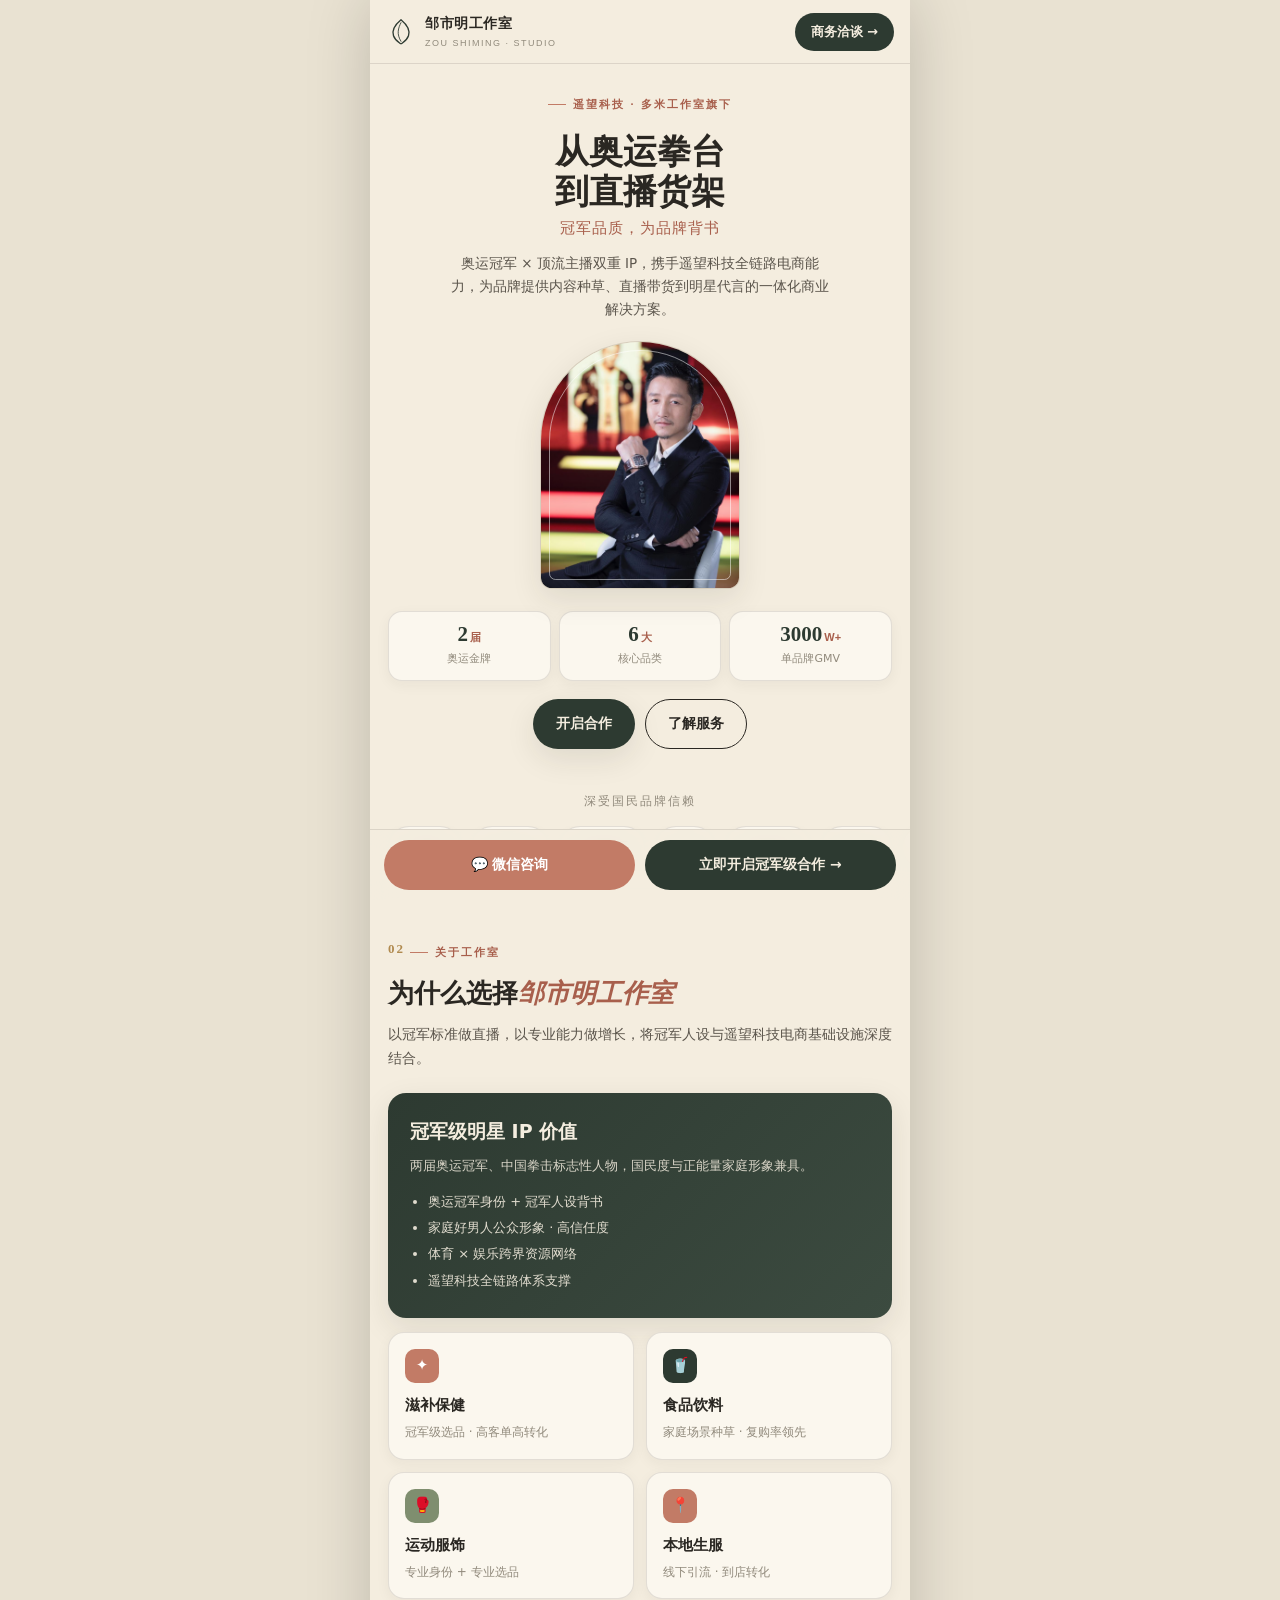
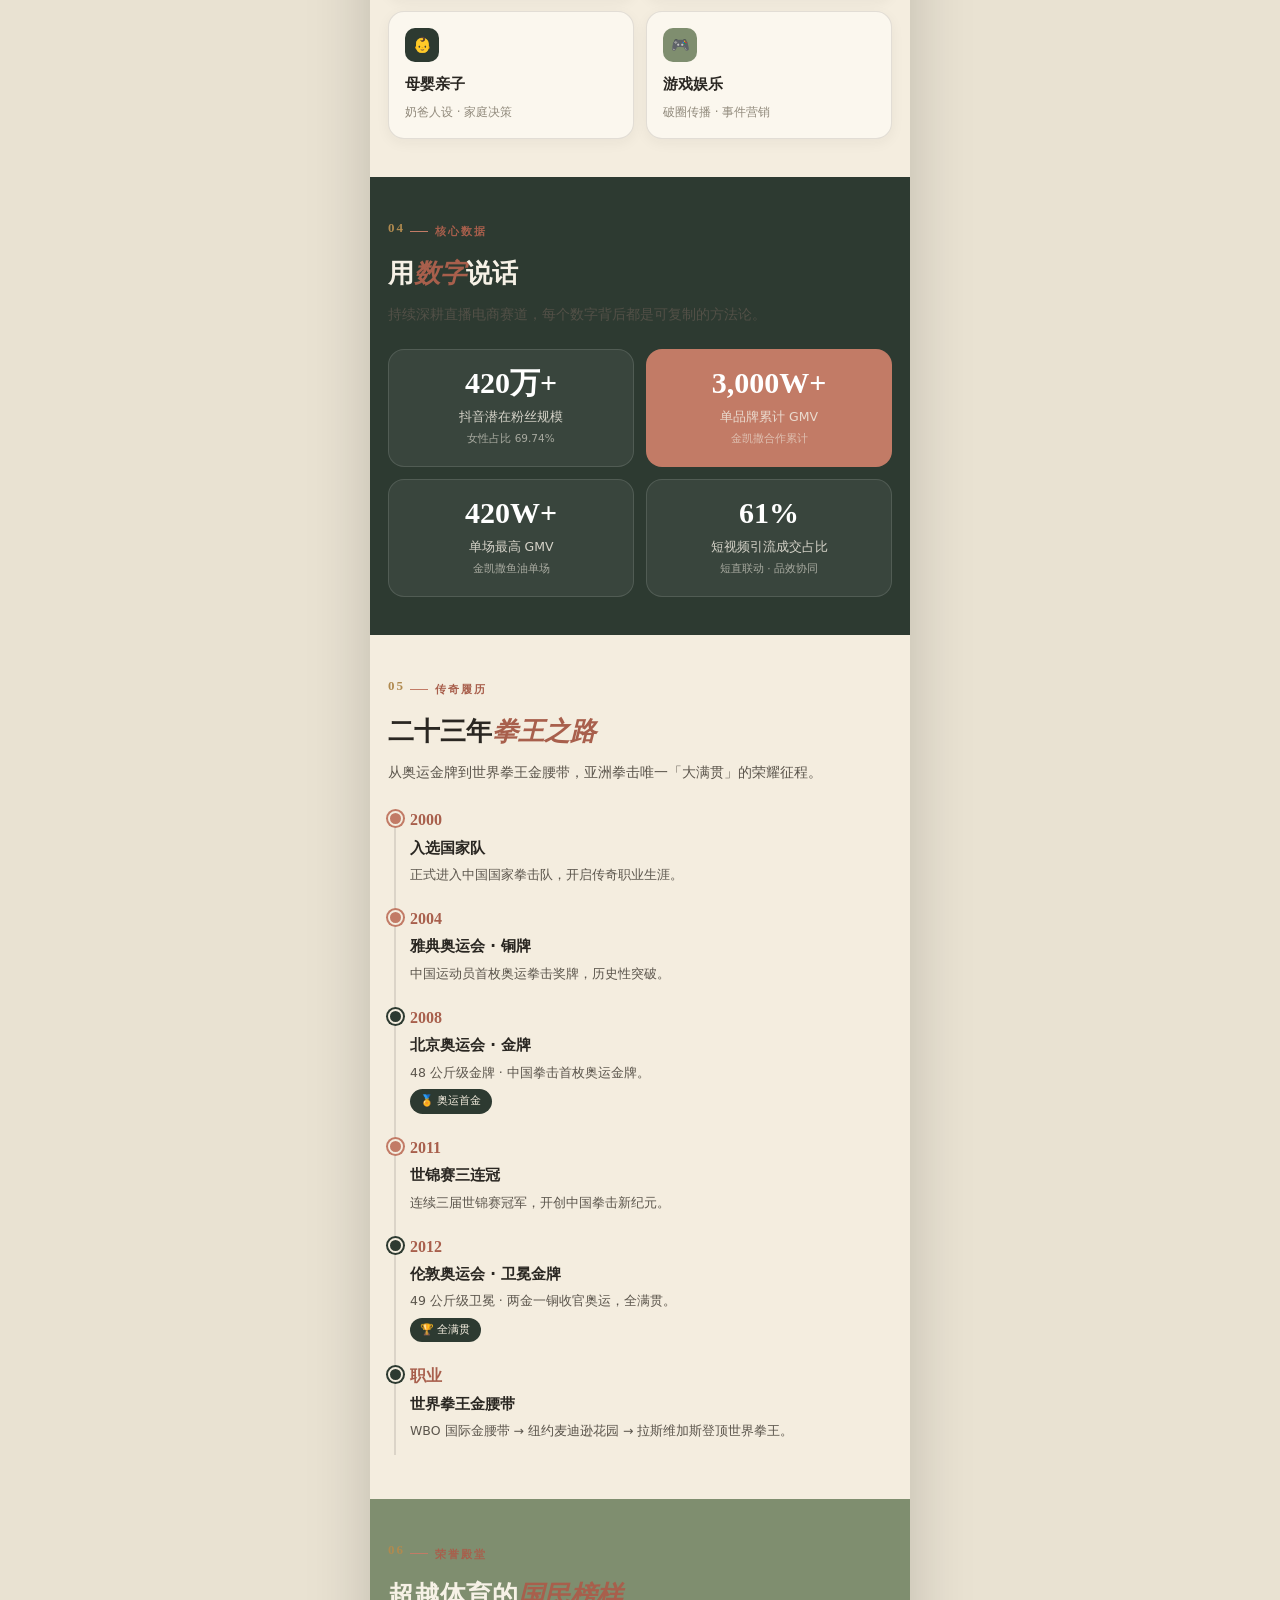
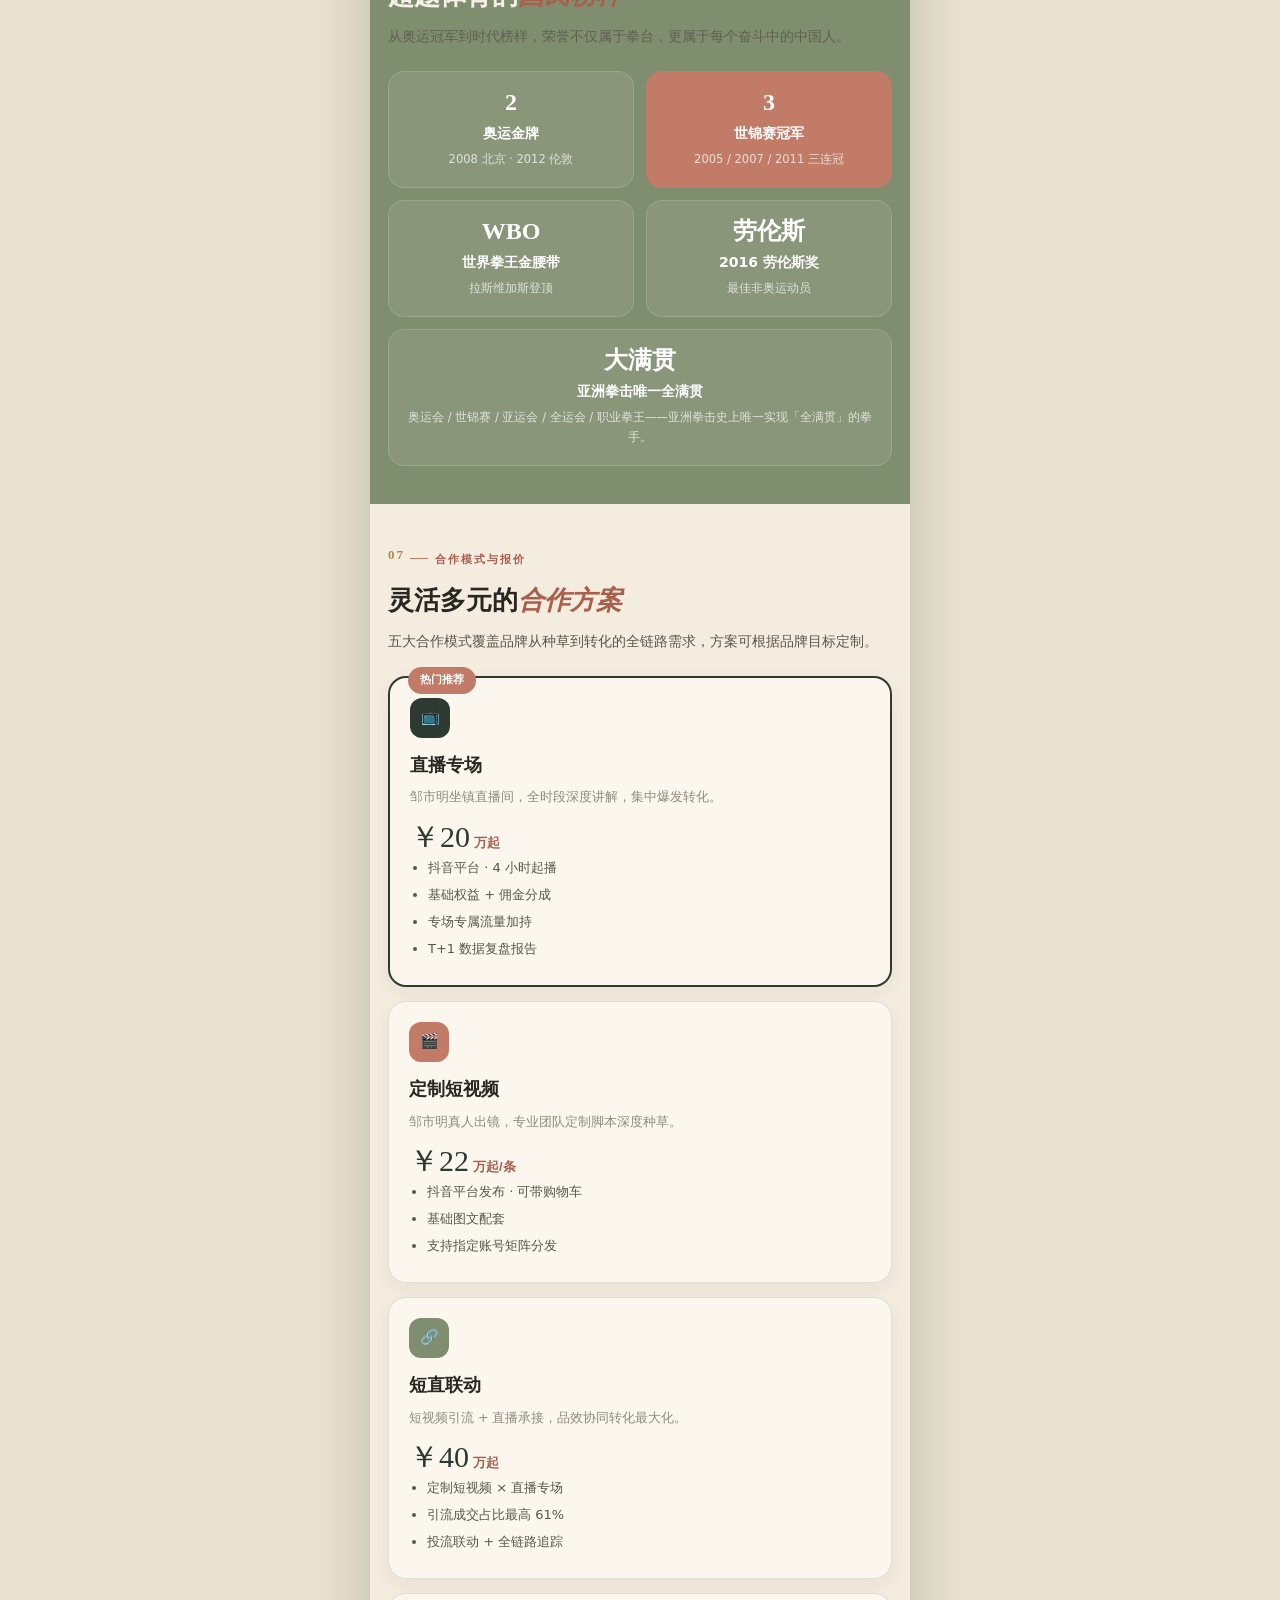
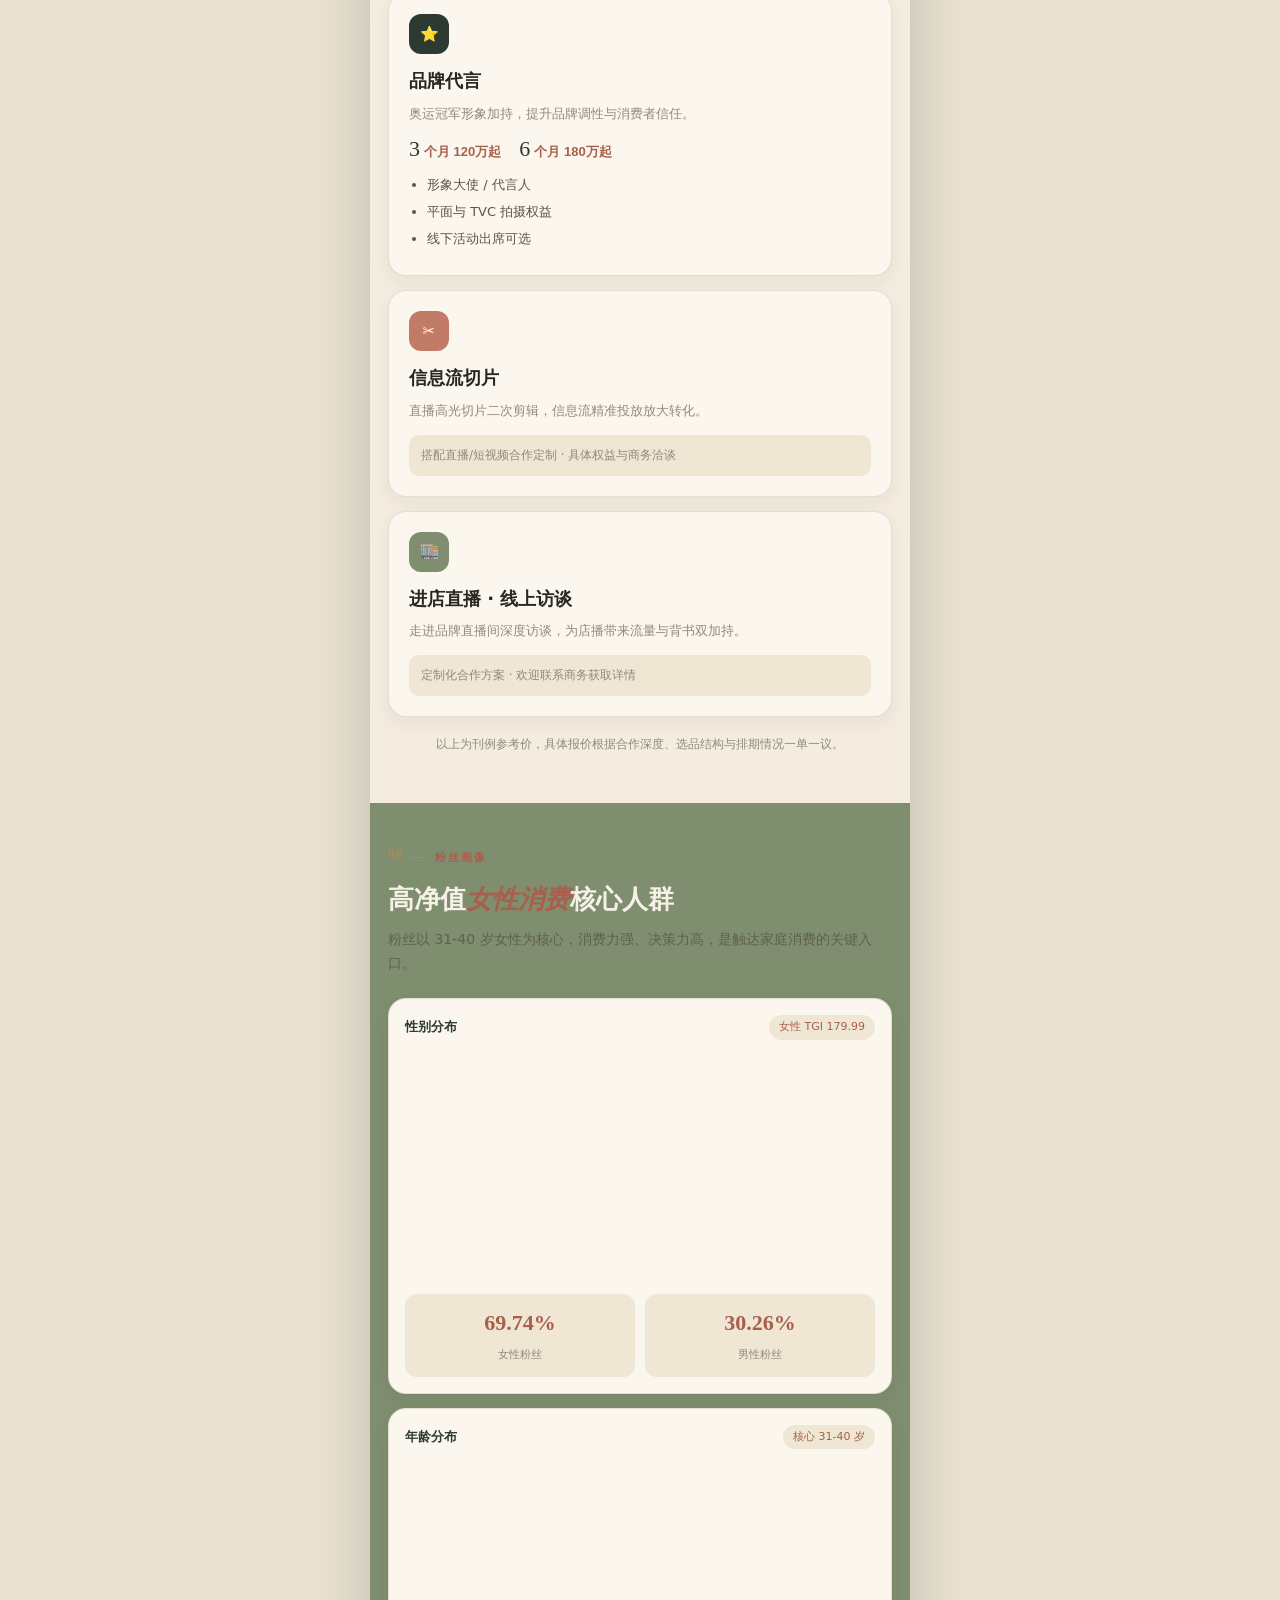
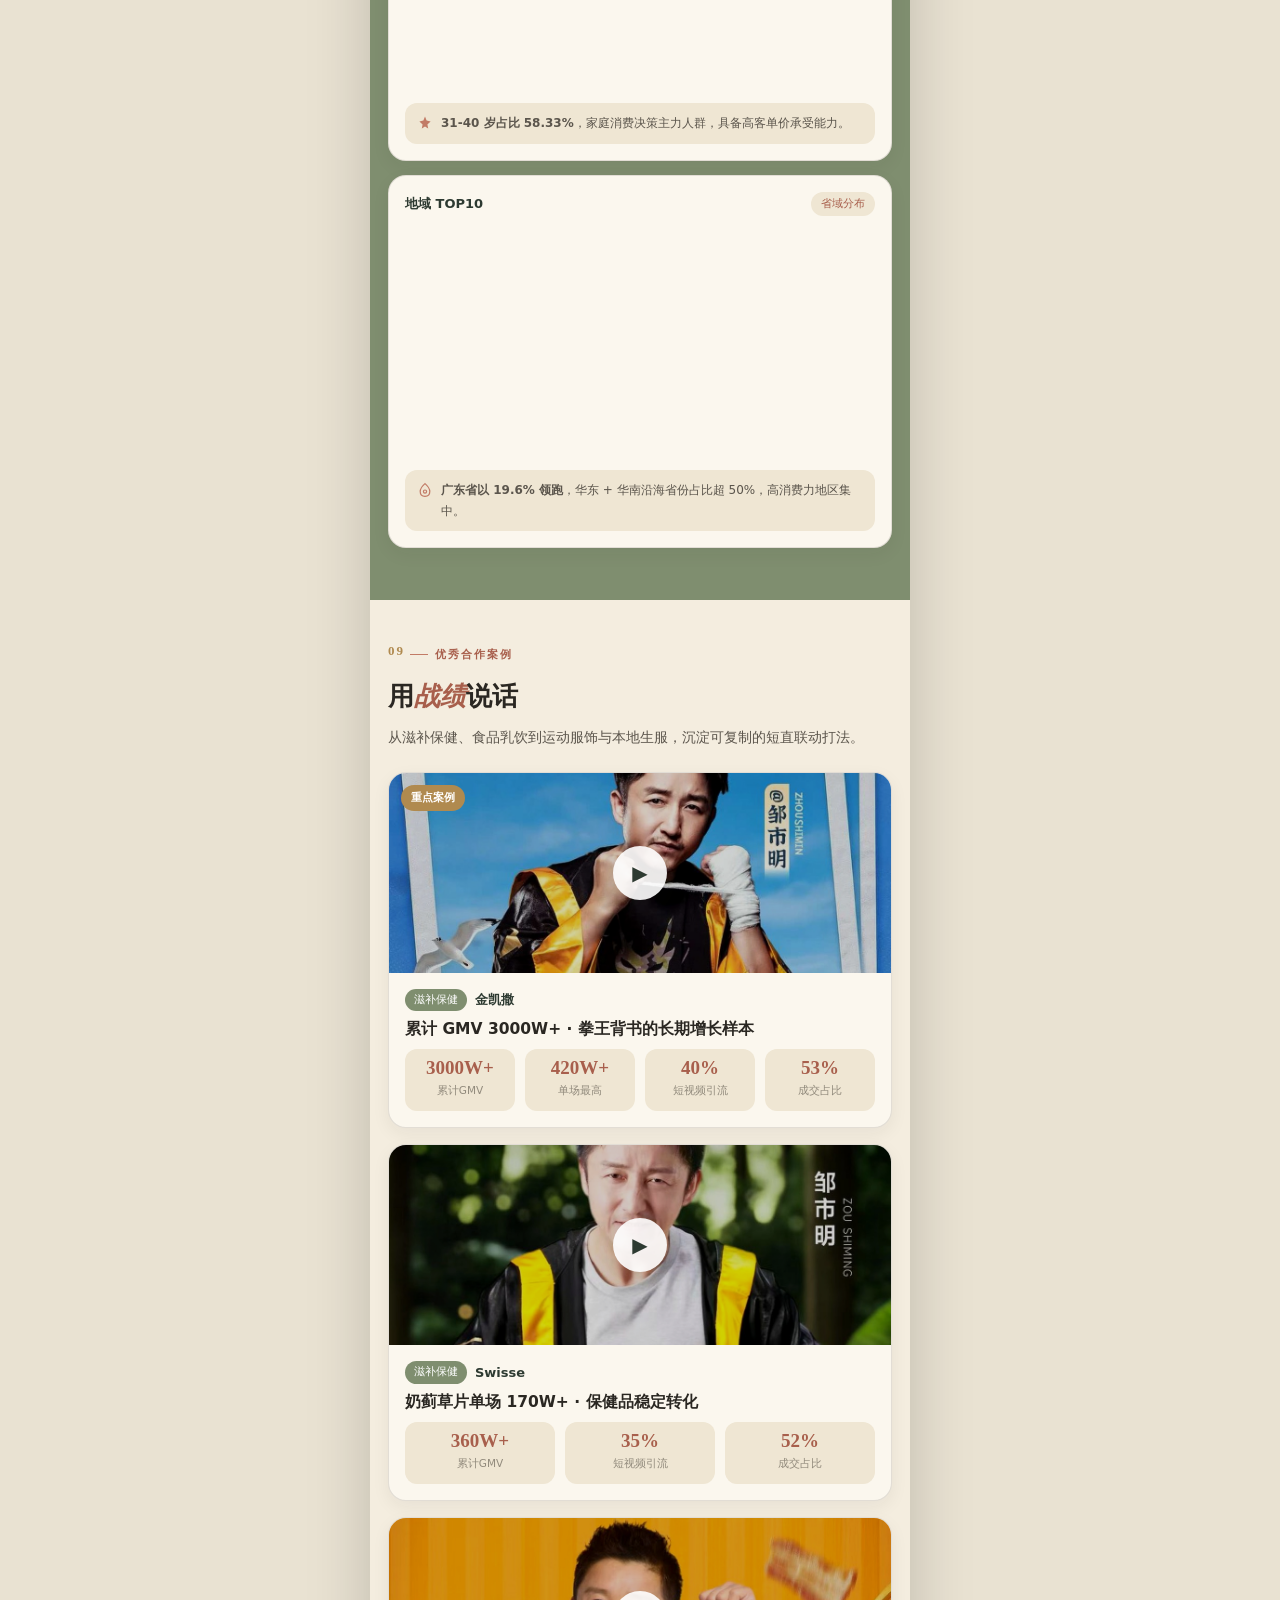
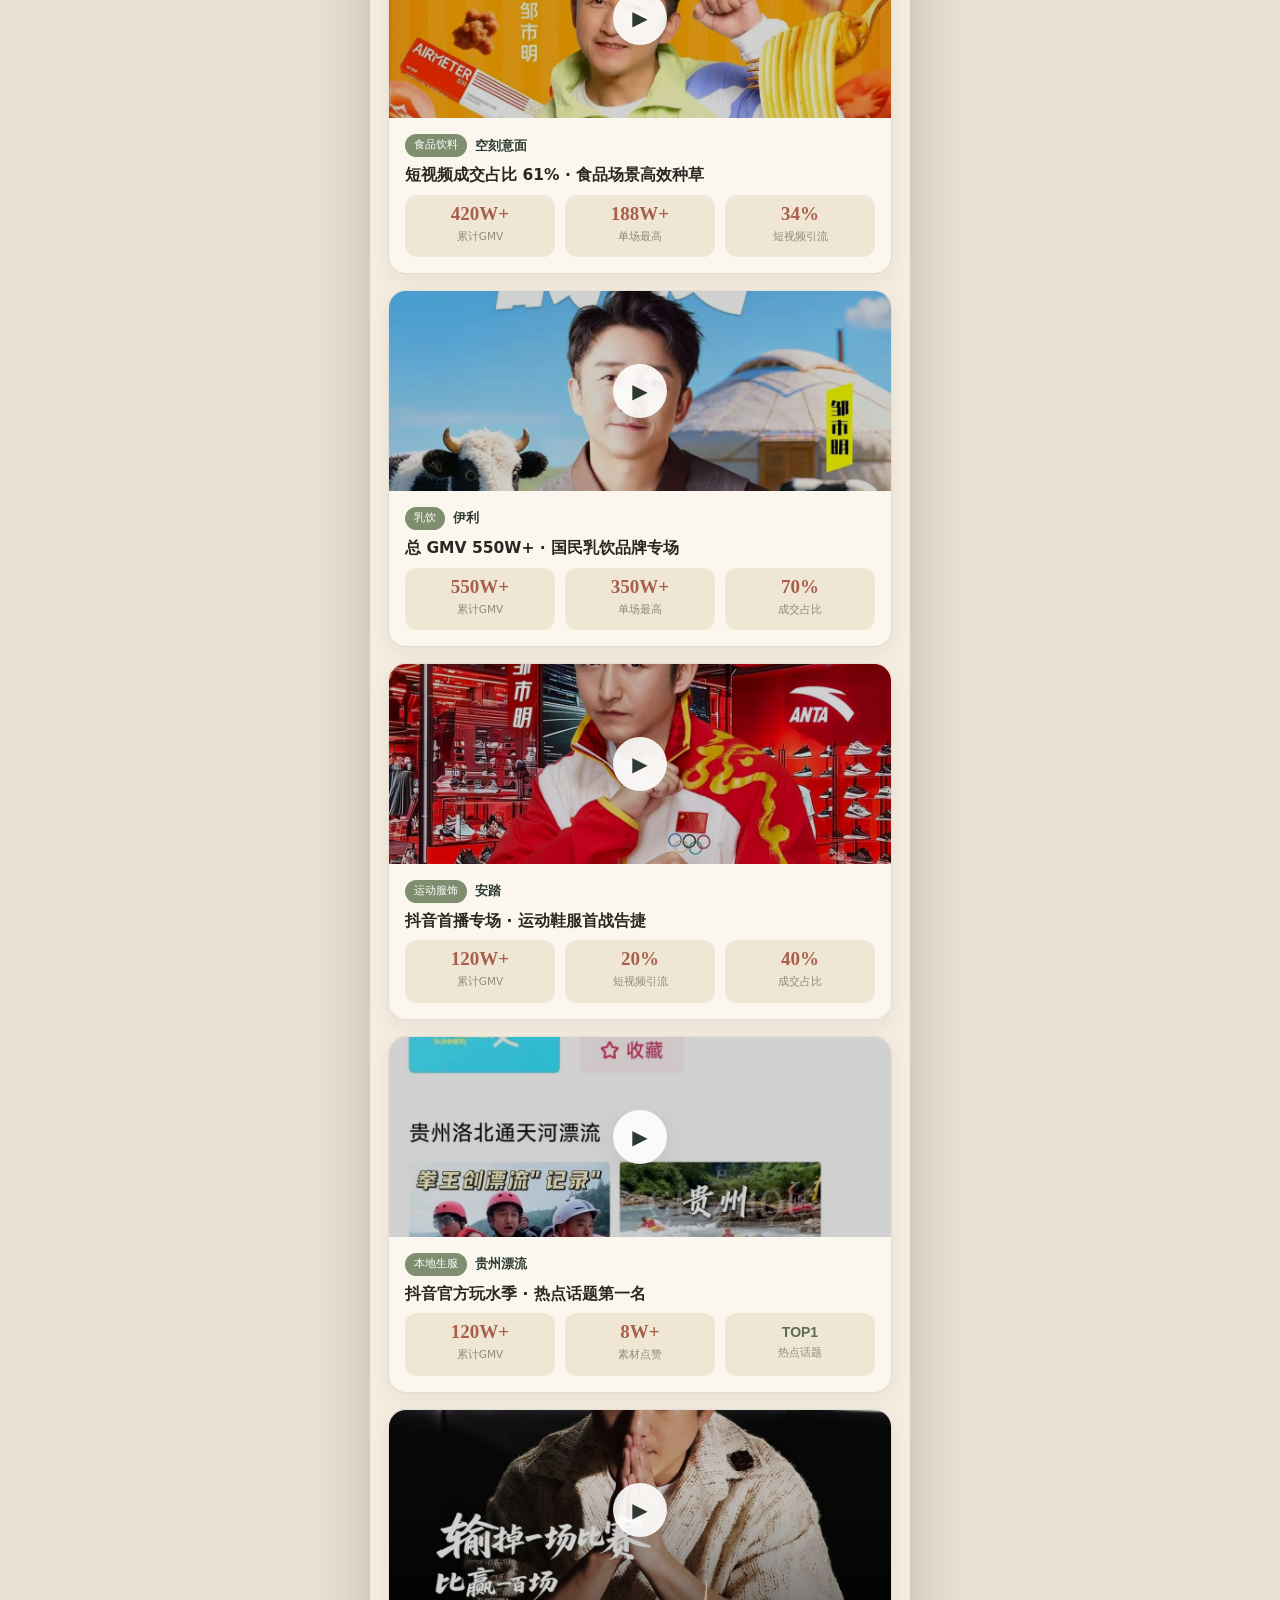
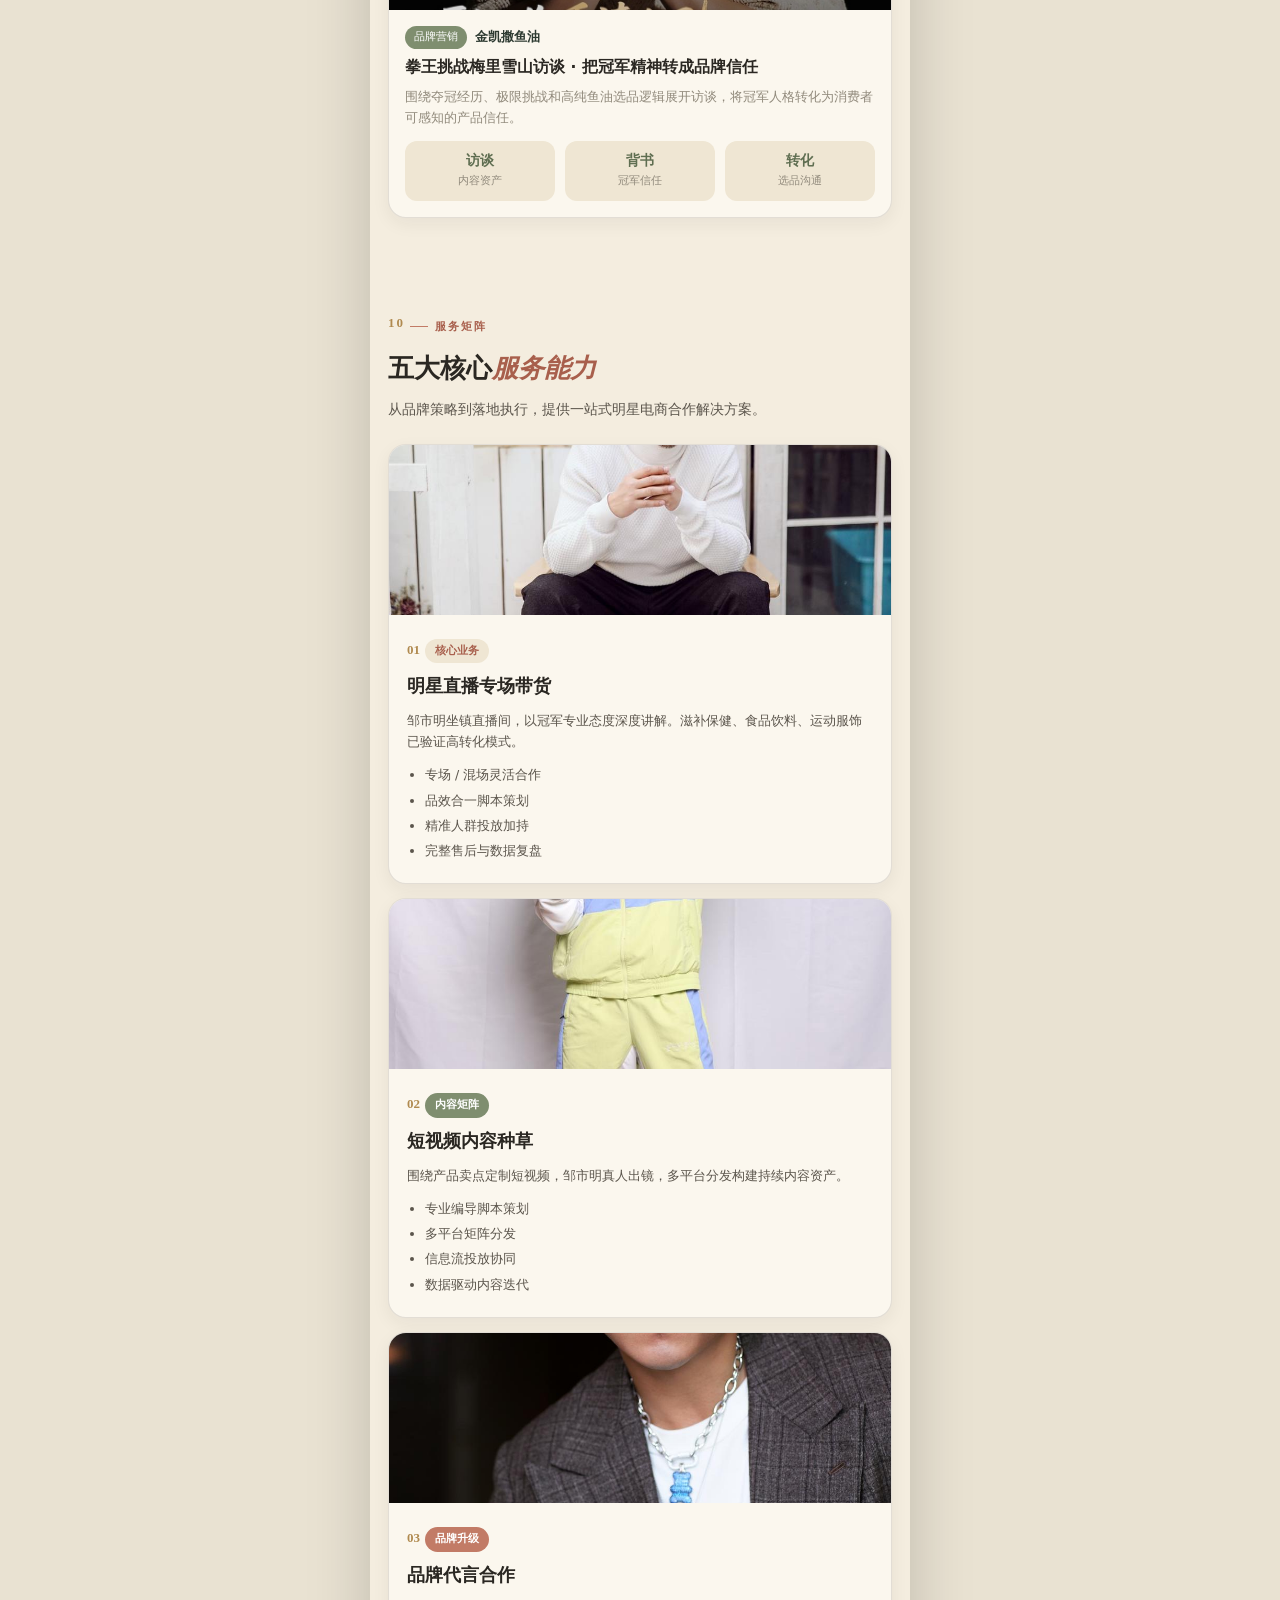
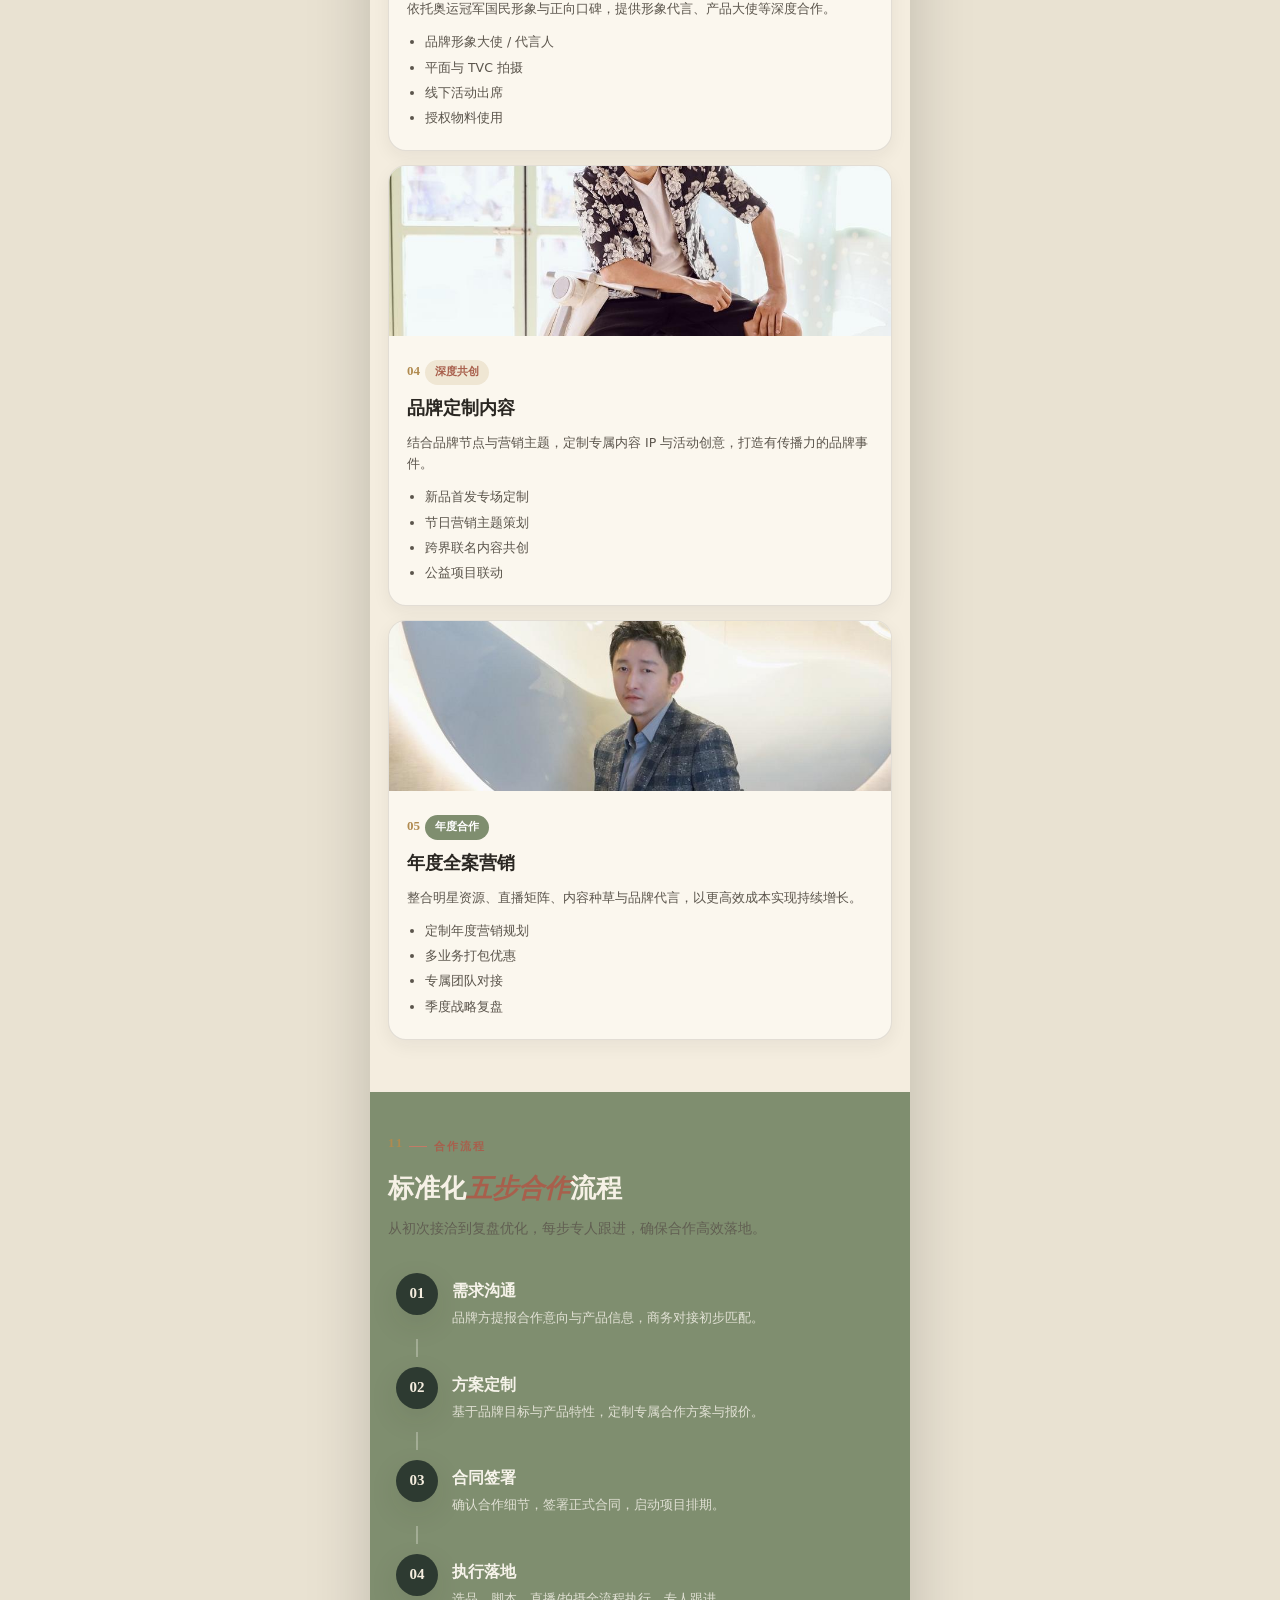
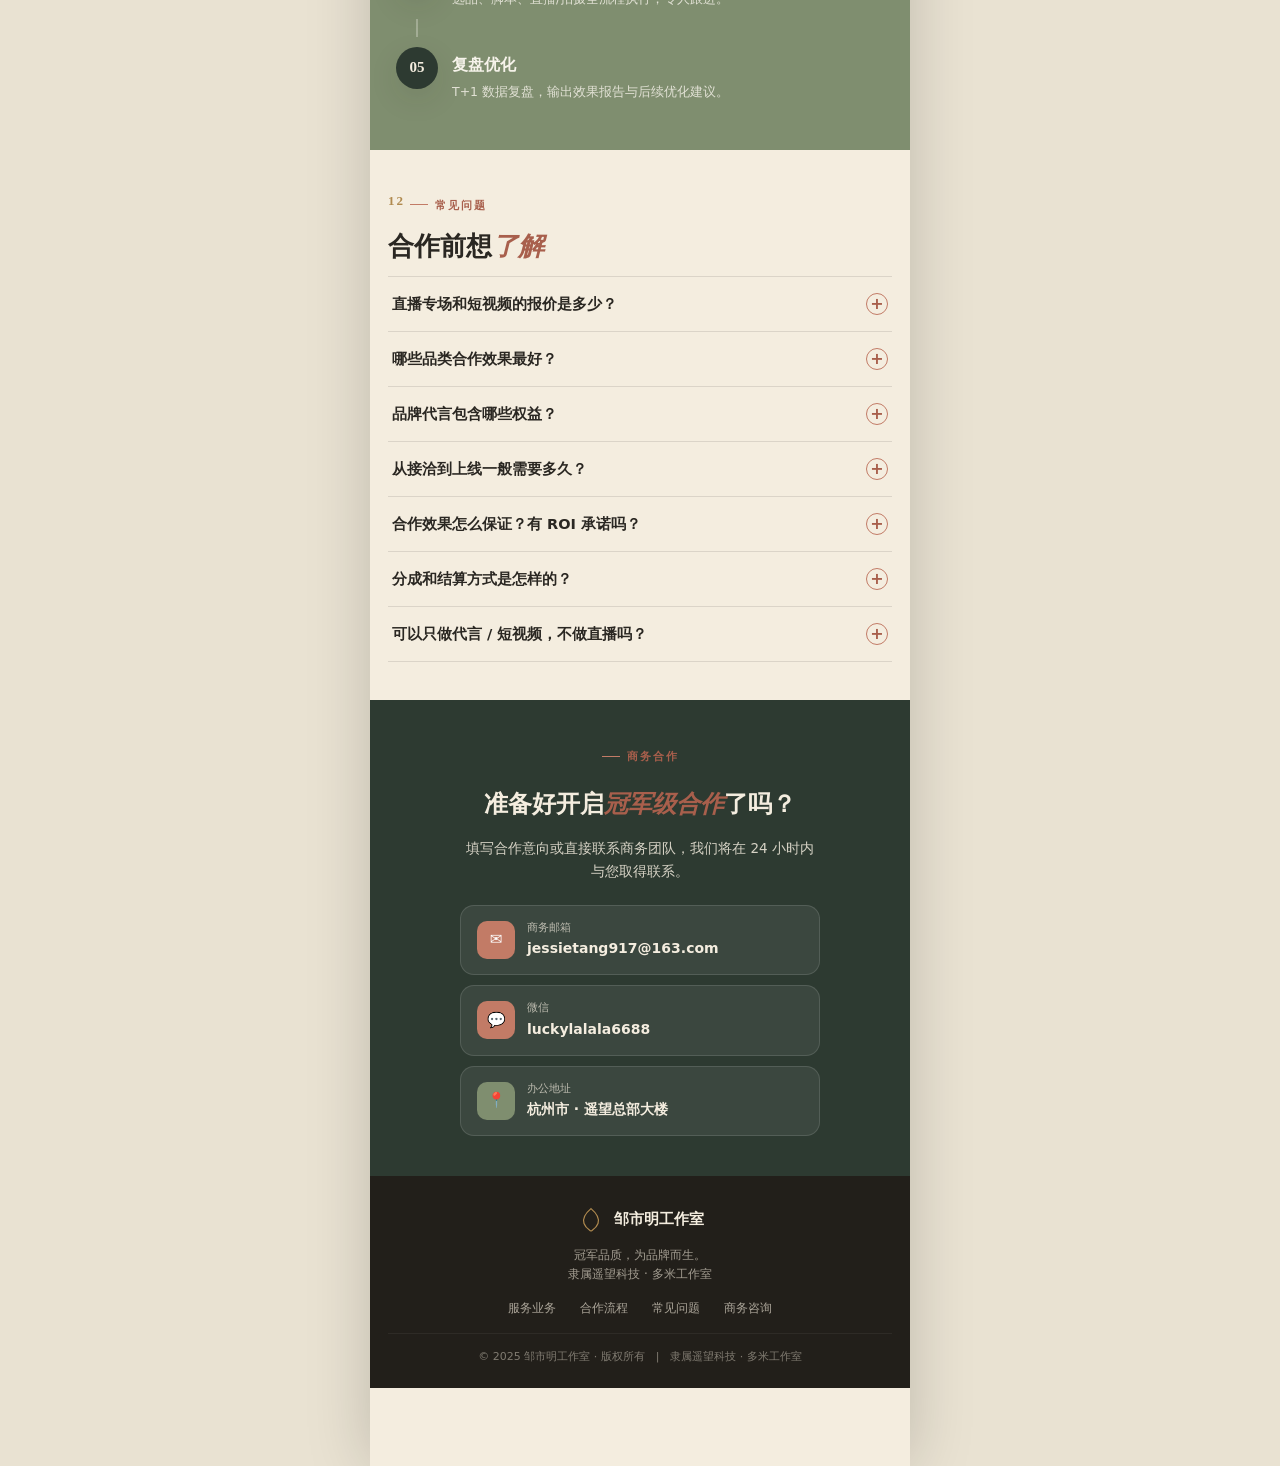
<file: h5.html>
<!DOCTYPE html>
<html lang="zh-CN">
<head>
  <meta charset="UTF-8" />
  <meta name="viewport" content="width=device-width, initial-scale=1.0, maximum-scale=1.0, user-scalable=no, viewport-fit=cover" />
  <title>邹市明工作室 · 品牌合作（移动版）</title>
  <meta name="description" content="邹市明工作室 — 奥运冠军 × 顶流主播，专注明星直播带货、品牌定制合作。隶属遥望科技。" />

  <link rel="preconnect" href="https://miaoda.feishu.cn" />
  <link rel="stylesheet" href="https://miaoda.feishu.cn/fonts/css2?family=Playfair+Display:ital,wght@0,500;0,600;0,700;0,800;1,500&display=swap" />
  <link rel="stylesheet" href="https://miaoda.feishu.cn/fonts/css2?family=Noto+Serif+SC:wght@400;500;600;700&display=swap" />
  <link rel="stylesheet" href="https://miaoda.feishu.cn/fonts/css2?family=Inter:wght@300;400;500;600&display=swap" />

  <script src="https://sf3-scmcdn-cn.feishucdn.com/obj/feishu-static/miaoda/coding-unpkg-sdk/echarts@5.6.0/dist/echarts.min.js" crossorigin="anonymous"></script>

  <style>
    :root{
      --paper:#f4eddf;
      --paper-2:#efe6d3;
      --card:#fbf7ee;
      --ink:#2a2722;
      --ink-soft:#5b554c;
      --muted:#918a7c;
      --terracotta:#c27b66;
      --terracotta-d:#a85f4c;
      --sage:#7f8e6f;
      --sage-d:#5f6e51;
      --forest:#2d3a31;
      --gold:#b08a4f;
      --line:rgba(42,39,34,.12);
      --shadow:0 10px 30px rgba(42,39,34,.10);
      --radius:18px;
    }

    *{box-sizing:border-box;-webkit-tap-highlight-color:transparent;}
    html{scroll-behavior:smooth;}
    body{
      margin:0;
      background:#e9e2d2;
      color:var(--ink);
      font-family:"Noto Serif SC","Inter",system-ui,-apple-system,"PingFang SC",sans-serif;
      font-size:15px;
      line-height:1.7;
      -webkit-font-smoothing:antialiased;
    }
    .h5{
      max-width:540px;
      margin:0 auto;
      background:var(--paper);
      min-height:100vh;
      position:relative;
      overflow:hidden;
      padding-bottom:78px;
      box-shadow:0 0 60px rgba(0,0,0,.18);
    }
    img{max-width:100%;display:block;}
    a{color:inherit;text-decoration:none;}
    .serif{font-family:"Playfair Display","Noto Serif SC",serif;}
    .italic{font-style:italic;font-family:"Playfair Display",serif;color:var(--terracotta-d);}

    /* ---------- 顶部导航 ---------- */
    .topbar{
      position:sticky;top:0;z-index:50;
      display:flex;align-items:center;justify-content:space-between;
      padding:12px 16px;
      background:rgba(244,237,223,.86);
      backdrop-filter:blur(10px);
      border-bottom:1px solid var(--line);
    }
    .topbar__logo{display:flex;align-items:center;gap:9px;}
    .topbar__mark{width:30px;height:30px;color:var(--forest);}
    .topbar__txt b{display:block;font-size:14px;font-weight:700;letter-spacing:.5px;}
    .topbar__txt span{display:block;font-size:9px;letter-spacing:1.5px;color:var(--muted);font-family:"Inter",sans-serif;text-transform:uppercase;}
    .topbar__cta{
      background:var(--forest);color:#f4eddf;
      font-size:13px;font-weight:600;padding:8px 16px;border-radius:999px;
      display:inline-flex;align-items:center;gap:5px;
    }

    /* ---------- 通用区块 ---------- */
    .sec{padding:38px 18px;scroll-margin-top:64px;}
    .sec--dark{background:var(--forest);color:#f1ece1;}
    .sec--sage{background:var(--sage);color:#f6f3ea;}
    .eyebrow{
      display:inline-flex;align-items:center;gap:7px;
      font-size:11px;letter-spacing:2px;color:var(--terracotta-d);
      font-weight:600;text-transform:uppercase;font-family:"Inter",sans-serif;margin-bottom:10px;
    }
    .eyebrow::before{content:"";width:18px;height:1px;background:var(--terracotta);display:inline-block;}
    .sec__num{font-family:"Playfair Display",serif;font-size:13px;color:var(--gold);font-weight:700;letter-spacing:2px;}
    .sec__title{font-size:26px;line-height:1.3;margin:6px 0 12px;font-weight:700;}
    .sec__title--light{color:#f6f1e6;}
    .sec__desc{font-size:14px;color:var(--ink-soft);margin:0 0 22px;}
    .sec--dark .sec__desc,.sec--sage .sec__desc{opacity:.82;}

    /* ---------- HERO ---------- */
    .hero{padding:24px 18px 30px;text-align:center;position:relative;}
    .hero .eyebrow{justify-content:center;}
    .hero__title{font-family:"Playfair Display","Noto Serif SC",serif;font-size:34px;line-height:1.18;font-weight:800;margin:8px 0 6px;}
    .hero__title em{display:block;font-style:normal;}
    .hero__title .sub{display:block;font-size:15px;font-family:"Noto Serif SC",serif;font-weight:500;color:var(--terracotta-d);margin-top:8px;letter-spacing:1px;}
    .hero__desc{font-size:13.5px;color:var(--ink-soft);max-width:380px;margin:14px auto 20px;}
    .hero__arch{
      width:200px;height:248px;margin:6px auto 22px;
      border-radius:120px 120px 14px 14px;overflow:hidden;
      border:1px solid var(--line);box-shadow:var(--shadow);position:relative;background:var(--paper-2);
    }
    .hero__arch img{width:100%;height:100%;object-fit:cover;}
    .hero__arch::after{content:"";position:absolute;inset:8px;border:1px solid rgba(255,255,255,.5);border-radius:112px 112px 8px 8px;pointer-events:none;}
    .hero__stats{display:flex;justify-content:space-between;gap:8px;margin-top:8px;}
    .hero__stat{flex:1;background:var(--card);border:1px solid var(--line);border-radius:14px;padding:12px 6px;box-shadow:0 4px 14px rgba(42,39,34,.05);}
    .hero__stat b{display:block;font-family:"Playfair Display",serif;font-size:21px;color:var(--forest);line-height:1;}
    .hero__stat b small{font-size:11px;color:var(--terracotta-d);font-family:"Noto Serif SC",sans-serif;font-weight:600;margin-left:2px;}
    .hero__stat span{display:block;font-size:11px;color:var(--muted);margin-top:5px;}
    .hero__btns{display:flex;gap:10px;justify-content:center;margin-top:18px;}
    .btn{
      display:inline-flex;align-items:center;gap:6px;
      padding:12px 22px;border-radius:999px;font-size:14px;font-weight:600;
      border:1px solid transparent;
    }
    .btn--primary{background:var(--forest);color:#f4eddf;box-shadow:var(--shadow);}
    .btn--ghost{background:transparent;border-color:var(--ink);color:var(--ink);}
    .btn--sm{padding:9px 18px;font-size:13px;}

    /* ---------- 品牌滚动 ---------- */
    .marquee{padding:0 0 30px;}
    .marquee__t{text-align:center;font-size:12px;letter-spacing:2px;color:var(--muted);margin-bottom:14px;}
    .marquee__row{display:flex;gap:10px;overflow-x:auto;padding:0 18px;scrollbar-width:none;}
    .marquee__row::-webkit-scrollbar{display:none;}
    .chip{flex:0 0 auto;background:var(--card);border:1px solid var(--line);border-radius:999px;padding:9px 16px;font-size:13px;font-weight:500;white-space:nowrap;box-shadow:0 3px 10px rgba(42,39,34,.05);}

    /* ---------- 优势卡片 ---------- */
    .feat-hero{
      background:linear-gradient(135deg,var(--forest),#3c4b40);color:#f4eddf;
      border-radius:var(--radius);padding:22px;margin-bottom:14px;box-shadow:var(--shadow);
    }
    .feat-hero h3{font-size:19px;margin:0 0 8px;}
    .feat-hero p{font-size:13px;opacity:.85;margin:0 0 14px;}
    .feat-hero ul{margin:0;padding-left:18px;font-size:13px;opacity:.9;}
    .feat-hero li{margin:4px 0;}
    .feat-grid{display:grid;grid-template-columns:1fr 1fr;gap:12px;}
    .feat{
      background:var(--card);border:1px solid var(--line);border-radius:16px;padding:16px;
      box-shadow:0 4px 14px rgba(42,39,34,.05);
    }
    .feat .ic{width:34px;height:34px;border-radius:10px;display:flex;align-items:center;justify-content:center;margin-bottom:10px;color:#fff;}
    .ic--t{background:var(--terracotta);} .ic--s{background:var(--sage);} .ic--g{background:var(--forest);}
    .feat h4{font-size:15px;margin:0 0 4px;}
    .feat p{font-size:12px;color:var(--muted);margin:0;}

    /* ---------- 核心数据 ---------- */
    .stat-grid{display:grid;grid-template-columns:1fr 1fr;gap:12px;}
    .stat{
      background:rgba(255,255,255,.06);border:1px solid rgba(255,255,255,.12);
      border-radius:16px;padding:18px 14px;text-align:center;
    }
    .stat--accent{background:var(--terracotta);border-color:transparent;}
    .stat b{display:block;font-family:"Playfair Display",serif;font-size:30px;line-height:1;color:#fff;}
    .stat span{display:block;font-size:12.5px;margin-top:8px;opacity:.85;}
    .stat small{display:block;font-size:10.5px;opacity:.6;margin-top:3px;}

    /* ---------- 时间线 ---------- */
    .timeline{position:relative;padding-left:22px;margin-top:10px;}
    .timeline::before{content:"";position:absolute;left:6px;top:6px;bottom:6px;width:2px;background:var(--line);}
    .tl{position:relative;padding:0 0 20px;}
    .tl::before{content:"";position:absolute;left:-22px;top:5px;width:11px;height:11px;border-radius:50%;background:var(--terracotta);border:2px solid var(--paper);box-shadow:0 0 0 2px var(--terracotta);}
    .tl--ms::before{background:var(--forest);box-shadow:0 0 0 2px var(--forest);}
    .tl__y{font-family:"Playfair Display",serif;font-size:16px;font-weight:700;color:var(--terracotta-d);}
    .tl h4{font-size:15px;margin:2px 0 3px;}
    .tl p{font-size:12.5px;color:var(--ink-soft);margin:0;}
    .tl__badge{display:inline-block;margin-top:6px;font-size:11px;background:var(--forest);color:#f4eddf;padding:3px 10px;border-radius:999px;}

    /* ---------- 荣誉 ---------- */
    .honor-grid{display:grid;grid-template-columns:1fr 1fr;gap:12px;}
    .honor{background:rgba(255,255,255,.08);border:1px solid rgba(255,255,255,.14);border-radius:16px;padding:18px 14px;text-align:center;}
    .honor--hl{background:var(--terracotta);border-color:transparent;}
    .honor--w{grid-column:1 / -1;}
    .honor b{display:block;font-family:"Playfair Display",serif;font-size:24px;color:#fff;line-height:1;}
    .honor h5{font-size:14px;margin:8px 0 4px;color:#fff;}
    .honor p{font-size:11.5px;opacity:.82;margin:0;}

    /* ---------- 报价 ---------- */
    .price{
      background:var(--card);border:1px solid var(--line);border-radius:var(--radius);
      padding:20px;margin-bottom:14px;box-shadow:0 6px 18px rgba(42,39,34,.06);position:relative;
    }
    .price--hl{border:2px solid var(--forest);}
    .price__badge{position:absolute;top:-11px;left:18px;background:var(--terracotta);color:#fff;font-size:11px;font-weight:600;padding:4px 12px;border-radius:999px;}
    .price__ic{width:40px;height:40px;border-radius:12px;display:flex;align-items:center;justify-content:center;color:#fff;margin-bottom:12px;}
    .price h3{font-size:18px;margin:0 0 6px;}
    .price p{font-size:12.5px;color:var(--muted);margin:0 0 14px;}
    .price__num{font-family:"Playfair Display",serif;font-size:30px;color:var(--forest);line-height:1;}
    .price__num small{font-size:13px;color:var(--terracotta-d);font-family:"Noto Serif SC",sans-serif;font-weight:600;margin-left:4px;}
    .price__row{display:flex;gap:18px;flex-wrap:wrap;margin-bottom:14px;}
    .price__row .price__num{font-size:22px;}
    .price ul{margin:0;padding-left:18px;font-size:13px;color:var(--ink-soft);}
    .price ul li{margin:5px 0;}
    .price__note{font-size:12px;color:var(--muted);background:var(--paper-2);border-radius:10px;padding:10px 12px;}
    .price__foot{font-size:11.5px;color:var(--muted);text-align:center;margin-top:18px;line-height:1.6;}

    /* ---------- 粉丝画像 ---------- */
    .aud-card{background:var(--card);border:1px solid var(--line);border-radius:var(--radius);padding:16px;margin-bottom:14px;box-shadow:0 6px 18px rgba(42,39,34,.06);}
    .aud-card__head{display:flex;justify-content:space-between;align-items:center;margin-bottom:6px;}
    .aud-card__tag{font-size:13px;font-weight:700;color:var(--forest);}
    .aud-card__more{font-size:11px;color:var(--terracotta-d);background:var(--paper-2);padding:3px 10px;border-radius:999px;}
    .aud-chart{width:100%;min-height:240px;}
    .aud-stats{display:flex;gap:10px;margin-top:8px;}
    .aud-stat{flex:1;text-align:center;background:var(--paper-2);border-radius:12px;padding:10px;}
    .aud-stat b{display:block;font-family:"Playfair Display",serif;font-size:22px;color:var(--terracotta-d);}
    .aud-stat span{font-size:11px;color:var(--muted);}
    .aud-ins{display:flex;gap:8px;align-items:flex-start;font-size:12px;color:var(--ink-soft);background:var(--paper-2);border-radius:12px;padding:10px 12px;margin-top:8px;}
    .aud-ins svg{width:16px;height:16px;color:var(--terracotta);flex:0 0 auto;margin-top:2px;}

    /* ---------- 案例 ---------- */
    .case{background:var(--card);border:1px solid var(--line);border-radius:var(--radius);overflow:hidden;margin-bottom:16px;box-shadow:0 6px 18px rgba(42,39,34,.06);}
    .case__media{position:relative;background:#000;}
    .case__media img{width:100%;height:200px;object-fit:cover;}
    .case__media video{width:100%;height:200px;object-fit:cover;background:#000;display:none;}
    .case__media.play video{display:block;}
    .case__media.play img{display:none;}
    .case__play{position:absolute;inset:0;display:flex;align-items:center;justify-content:center;background:rgba(0,0,0,.18);}
    .case__play span{width:54px;height:54px;border-radius:50%;background:rgba(255,255,255,.9);display:flex;align-items:center;justify-content:center;color:var(--forest);font-size:20px;box-shadow:var(--shadow);}
    .case__media.play .case__play{display:none;}
    .case__badge{position:absolute;top:12px;left:12px;background:var(--gold);color:#fff;font-size:11px;font-weight:600;padding:4px 10px;border-radius:999px;}
    .case__body{padding:16px;}
    .case__meta{display:flex;gap:8px;align-items:center;margin-bottom:8px;}
    .case__cat{font-size:11px;background:var(--sage);color:#fff;padding:2px 9px;border-radius:999px;}
    .case__brand{font-size:13px;font-weight:700;color:var(--forest);}
    .case__title{font-size:15.5px;margin:0 0 8px;line-height:1.4;}
    .case__desc{font-size:12.5px;color:var(--muted);margin:0 0 12px;}
    .case__metrics{display:flex;gap:10px;flex-wrap:wrap;}
    .cm{flex:1;min-width:64px;text-align:center;background:var(--paper-2);border-radius:12px;padding:9px 4px;}
    .cm b{display:block;font-family:"Playfair Display",serif;font-size:19px;color:var(--terracotta-d);line-height:1;}
    .cm span{font-size:10.5px;color:var(--muted);}
    .cm--t b{color:var(--sage-d);font-family:"Noto Serif SC",sans-serif;font-size:14px;padding-top:3px;}

    /* ---------- 服务 ---------- */
    .svc{display:flex;flex-direction:column;background:var(--card);border:1px solid var(--line);border-radius:var(--radius);overflow:hidden;margin-bottom:14px;box-shadow:0 6px 18px rgba(42,39,34,.06);}
    .svc__img{height:170px;overflow:hidden;}
    .svc__img img{width:100%;height:100%;object-fit:cover;}
    .svc__body{padding:18px;}
    .svc__num{font-family:"Playfair Display",serif;font-size:13px;color:var(--gold);font-weight:700;}
    .svc__tag{display:inline-block;font-size:11px;font-weight:600;padding:3px 10px;border-radius:999px;margin:6px 0 8px;background:var(--paper-2);color:var(--terracotta-d);}
    .svc__tag.s{background:var(--sage);color:#fff;} .svc__tag.t{background:var(--terracotta);color:#fff;}
    .svc h3{font-size:18px;margin:0 0 8px;}
    .svc p{font-size:12.5px;color:var(--ink-soft);margin:0 0 12px;}
    .svc ul{margin:0;padding-left:18px;font-size:12.5px;color:var(--ink-soft);}
    .svc li{margin:4px 0;}

    /* ---------- 流程 ---------- */
    .proc{position:relative;padding-left:8px;}
    .step{display:flex;gap:14px;align-items:flex-start;padding:10px 0;}
    .step__c{flex:0 0 auto;width:42px;height:42px;border-radius:50%;background:var(--forest);color:#f4eddf;display:flex;align-items:center;justify-content:center;font-family:"Playfair Display",serif;font-weight:700;font-size:15px;box-shadow:var(--shadow);}
    .step__txt h4{font-size:16px;margin:4px 0 3px;}
    .step__txt p{font-size:12.5px;color:rgba(246,243,234,.82);margin:0;}
    .step__line{height:18px;width:2px;background:rgba(246,243,234,.3);margin-left:20px;}

    /* ---------- FAQ ---------- */
    .acc{border-top:1px solid var(--line);}
    .acc__item{border-bottom:1px solid var(--line);}
    .acc__h{width:100%;text-align:left;background:none;border:none;padding:16px 4px;display:flex;justify-content:space-between;align-items:center;gap:12px;font-size:14.5px;font-weight:600;color:var(--ink);font-family:inherit;cursor:pointer;}
    .acc__ic{flex:0 0 auto;width:22px;height:22px;border-radius:50%;border:1px solid var(--terracotta);color:var(--terracotta-d);display:flex;align-items:center;justify-content:center;font-size:16px;transition:transform .3s,background .3s;line-height:1;}
    .acc__item.on .acc__ic{transform:rotate(45deg);background:var(--terracotta);color:#fff;border-color:var(--terracotta);}
    .acc__p{overflow:hidden;max-height:0;transition:max-height .35s ease;}
    .acc__c{font-size:13px;color:var(--ink-soft);padding:0 4px 16px;line-height:1.75;}

    /* ---------- 联系 CTA ---------- */
    .cta-sec{background:var(--forest);color:#f4eddf;padding:40px 18px;text-align:center;}
    .cta-sec h2{font-size:24px;margin:8px 0 12px;}
    .cta-sec p{font-size:13.5px;opacity:.85;max-width:360px;margin:0 auto 22px;}
    .cta-cards{display:flex;flex-direction:column;gap:10px;max-width:360px;margin:0 auto;}
    .cta-card{display:flex;align-items:center;gap:12px;background:rgba(255,255,255,.07);border:1px solid rgba(255,255,255,.12);border-radius:14px;padding:13px 16px;text-align:left;}
    .cta-card__ic{width:38px;height:38px;border-radius:10px;background:var(--terracotta);display:flex;align-items:center;justify-content:center;color:#fff;flex:0 0 auto;}
    .cta-card__ic.t{background:var(--terracotta);} .cta-card__ic.s{background:var(--sage);}
    .cta-card small{display:block;font-size:11px;opacity:.7;}
    .cta-card b{display:block;font-size:14px;font-weight:600;}

    /* ---------- 页脚 ---------- */
    .foot{background:#221f1a;color:#cdc6b8;padding:30px 18px 22px;text-align:center;}
    .foot__logo{display:flex;align-items:center;justify-content:center;gap:9px;margin-bottom:12px;}
    .foot__logo svg{width:28px;height:28px;color:var(--gold);}
    .foot__logo b{font-size:15px;color:#f4eddf;}
    .foot p{font-size:12px;opacity:.75;margin:0 0 14px;line-height:1.6;}
    .foot__cols{display:flex;justify-content:center;gap:24px;margin-bottom:14px;}
    .foot__cols a{font-size:12px;opacity:.8;}
    .foot__bottom{font-size:11px;opacity:.55;border-top:1px solid rgba(255,255,255,.1);padding-top:14px;}

    /* ---------- 底部固定 CTA ---------- */
    .dock{position:fixed;left:50%;transform:translateX(-50%);bottom:0;width:100%;max-width:540px;z-index:60;display:flex;gap:10px;padding:10px 14px calc(10px + env(safe-area-inset-bottom));background:rgba(244,237,223,.92);backdrop-filter:blur(12px);border-top:1px solid var(--line);}
    .dock a{flex:1;text-align:center;padding:13px 0;border-radius:999px;font-size:14px;font-weight:600;display:flex;align-items:center;justify-content:center;gap:6px;}
    .dock__tel{background:var(--terracotta);color:#fff;}
    .dock__cta{background:var(--forest);color:#f4eddf;flex:1.4;}

    /* ---------- 滚动动画 ---------- */
    .reveal{opacity:0;transform:translateY(22px);transition:opacity .7s ease,transform .7s ease;}
    .reveal.in{opacity:1;transform:none;}
  </style>
</head>
<body>
<div class="h5">

  <!-- 顶部导航 -->
  <header class="topbar">
    <a href="#top" class="topbar__logo">
      <svg class="topbar__mark" viewBox="0 0 32 32" aria-hidden="true">
        <path d="M16 3 C 10 8, 6 14, 8 20 C 10 26, 16 28, 16 29 C 16 28, 22 26, 24 20 C 26 14, 22 8, 16 3 Z" fill="none" stroke="currentColor" stroke-width="1.4"/>
        <path d="M16 6 C 13 12, 11 18, 16 26" fill="none" stroke="currentColor" stroke-width="0.9" stroke-linecap="round"/>
      </svg>
      <span class="topbar__txt"><b>邹市明工作室</b><span>Zou Shiming · Studio</span></span>
    </a>
    <a href="#contact" class="topbar__cta">商务洽谈 →</a>
  </header>

  <main id="top">

    <!-- HERO -->
    <section class="hero">
      <span class="eyebrow">遥望科技 · 多米工作室旗下</span>
      <h1 class="hero__title">
        <em>从奥运拳台</em>
        <em>到直播货架</em>
        <span class="sub">冠军品质，为品牌背书</span>
      </h1>
      <p class="hero__desc">奥运冠军 × 顶流主播双重 IP，携手遥望科技全链路电商能力，为品牌提供内容种草、直播带货到明星代言的一体化商业解决方案。</p>
      <div class="hero__arch"><img src="images/hero-zou.jpg" alt="邹市明形象照" /></div>
      <div class="hero__stats">
        <div class="hero__stat"><b>2<small>届</small></b><span>奥运金牌</span></div>
        <div class="hero__stat"><b>6<small>大</small></b><span>核心品类</span></div>
        <div class="hero__stat"><b>3000<small>W+</small></b><span>单品牌GMV</span></div>
      </div>
      <div class="hero__btns">
        <a href="#contact" class="btn btn--primary">开启合作</a>
        <a href="#services" class="btn btn--ghost">了解服务</a>
      </div>
    </section>

    <!-- 品牌滚动 -->
    <section class="marquee">
      <p class="marquee__t">深受国民品牌信赖</p>
      <div class="marquee__row">
        <span class="chip">金凯撒</span><span class="chip">Swisse</span><span class="chip">空刻意面</span>
        <span class="chip">伊利</span><span class="chip">安踏体育</span><span class="chip">Beats</span>
        <span class="chip">百事可乐</span><span class="chip">佳得乐</span><span class="chip">路虎中国</span>
        <span class="chip">碧欧泉男士</span><span class="chip">自然堂男士</span><span class="chip">宇舶手表</span>
        <span class="chip">舒肤佳</span><span class="chip">宝洁</span><span class="chip">TCL</span>
        <span class="chip">问界 M7</span><span class="chip">荣耀</span><span class="chip">KEEP</span>
      </div>
    </section>

    <!-- 关于 / 优势 -->
    <section class="sec" id="about">
      <span class="sec__num">02</span>
      <span class="eyebrow">关于工作室</span>
      <h2 class="sec__title">为什么选择<span class="italic">邹市明工作室</span></h2>
      <p class="sec__desc">以冠军标准做直播，以专业能力做增长，将冠军人设与遥望科技电商基础设施深度结合。</p>

      <div class="feat-hero reveal">
        <h3>冠军级明星 IP 价值</h3>
        <p>两届奥运冠军、中国拳击标志性人物，国民度与正能量家庭形象兼具。</p>
        <ul>
          <li>奥运冠军身份 + 冠军人设背书</li>
          <li>家庭好男人公众形象 · 高信任度</li>
          <li>体育 × 娱乐跨界资源网络</li>
          <li>遥望科技全链路体系支撑</li>
        </ul>
      </div>

      <div class="feat-grid">
        <div class="feat reveal"><div class="ic ic--t">✦</div><h4>滋补保健</h4><p>冠军级选品 · 高客单高转化</p></div>
        <div class="feat reveal"><div class="ic ic--g">🥤</div><h4>食品饮料</h4><p>家庭场景种草 · 复购率领先</p></div>
        <div class="feat reveal"><div class="ic ic--s">🥊</div><h4>运动服饰</h4><p>专业身份 + 专业选品</p></div>
        <div class="feat reveal"><div class="ic ic--t">📍</div><h4>本地生服</h4><p>线下引流 · 到店转化</p></div>
        <div class="feat reveal"><div class="ic ic--g">👶</div><h4>母婴亲子</h4><p>奶爸人设 · 家庭决策</p></div>
        <div class="feat reveal"><div class="ic ic--s">🎮</div><h4>游戏娱乐</h4><p>破圈传播 · 事件营销</p></div>
      </div>
    </section>

    <!-- 核心数据 -->
    <section class="sec sec--dark" id="data">
      <span class="sec__num">04</span>
      <span class="eyebrow">核心数据</span>
      <h2 class="sec__title sec__title--light">用<span class="italic">数字</span>说话</h2>
      <p class="sec__desc">持续深耕直播电商赛道，每个数字背后都是可复制的方法论。</p>
      <div class="stat-grid">
        <div class="stat reveal"><b data-target="420" data-suffix="万+">0</b><span>抖音潜在粉丝规模</span><small>女性占比 69.74%</small></div>
        <div class="stat stat--accent reveal"><b data-target="3000" data-suffix="W+">0</b><span>单品牌累计 GMV</span><small>金凯撒合作累计</small></div>
        <div class="stat reveal"><b data-target="420" data-suffix="W+">0</b><span>单场最高 GMV</span><small>金凯撒鱼油单场</small></div>
        <div class="stat reveal"><b data-target="61" data-suffix="%">0</b><span>短视频引流成交占比</span><small>短直联动 · 品效协同</small></div>
      </div>
    </section>

    <!-- 传奇履历 -->
    <section class="sec" id="timeline">
      <span class="sec__num">05</span>
      <span class="eyebrow">传奇履历</span>
      <h2 class="sec__title">二十三年<span class="italic">拳王之路</span></h2>
      <p class="sec__desc">从奥运金牌到世界拳王金腰带，亚洲拳击唯一「大满贯」的荣耀征程。</p>
      <div class="timeline">
        <div class="tl reveal"><div class="tl__y">2000</div><h4>入选国家队</h4><p>正式进入中国国家拳击队，开启传奇职业生涯。</p></div>
        <div class="tl reveal"><div class="tl__y">2004</div><h4>雅典奥运会 · 铜牌</h4><p>中国运动员首枚奥运拳击奖牌，历史性突破。</p></div>
        <div class="tl tl--ms reveal"><div class="tl__y">2008</div><h4>北京奥运会 · 金牌</h4><p>48 公斤级金牌 · 中国拳击首枚奥运金牌。</p><span class="tl__badge">🏅 奥运首金</span></div>
        <div class="tl reveal"><div class="tl__y">2011</div><h4>世锦赛三连冠</h4><p>连续三届世锦赛冠军，开创中国拳击新纪元。</p></div>
        <div class="tl tl--ms reveal"><div class="tl__y">2012</div><h4>伦敦奥运会 · 卫冕金牌</h4><p>49 公斤级卫冕 · 两金一铜收官奥运，全满贯。</p><span class="tl__badge">🏆 全满贯</span></div>
        <div class="tl tl--ms reveal"><div class="tl__y">职业</div><h4>世界拳王金腰带</h4><p>WBO 国际金腰带 → 纽约麦迪逊花园 → 拉斯维加斯登顶世界拳王。</p></div>
      </div>
    </section>

    <!-- 荣誉殿堂 -->
    <section class="sec sec--sage" id="honors">
      <span class="sec__num">06</span>
      <span class="eyebrow">荣誉殿堂</span>
      <h2 class="sec__title sec__title--light">超越体育的<span class="italic">国民榜样</span></h2>
      <p class="sec__desc">从奥运冠军到时代榜样，荣誉不仅属于拳台，更属于每个奋斗中的中国人。</p>
      <div class="honor-grid">
        <div class="honor reveal"><b>2</b><h5>奥运金牌</h5><p>2008 北京 · 2012 伦敦</p></div>
        <div class="honor honor--hl reveal"><b>3</b><h5>世锦赛冠军</h5><p>2005 / 2007 / 2011 三连冠</p></div>
        <div class="honor reveal"><b>WBO</b><h5>世界拳王金腰带</h5><p>拉斯维加斯登顶</p></div>
        <div class="honor reveal"><b>劳伦斯</b><h5>2016 劳伦斯奖</h5><p>最佳非奥运动员</p></div>
        <div class="honor honor--w reveal"><b>大满贯</b><h5>亚洲拳击唯一全满贯</h5><p>奥运会 / 世锦赛 / 亚运会 / 全运会 / 职业拳王——亚洲拳击史上唯一实现「全满贯」的拳手。</p></div>
      </div>
    </section>

    <!-- 报价方案 -->
    <section class="sec" id="pricing">
      <span class="sec__num">07</span>
      <span class="eyebrow">合作模式与报价</span>
      <h2 class="sec__title">灵活多元的<span class="italic">合作方案</span></h2>
      <p class="sec__desc">五大合作模式覆盖品牌从种草到转化的全链路需求，方案可根据品牌目标定制。</p>

      <article class="price price--hl reveal">
        <span class="price__badge">热门推荐</span>
        <div class="price__ic ic--g">📺</div>
        <h3>直播专场</h3>
        <p>邹市明坐镇直播间，全时段深度讲解，集中爆发转化。</p>
        <div class="price__num">￥20<small>万起</small></div>
        <ul>
          <li>抖音平台 · 4 小时起播</li>
          <li>基础权益 + 佣金分成</li>
          <li>专场专属流量加持</li>
          <li>T+1 数据复盘报告</li>
        </ul>
      </article>

      <article class="price reveal">
        <div class="price__ic ic--t">🎬</div>
        <h3>定制短视频</h3>
        <p>邹市明真人出镜，专业团队定制脚本深度种草。</p>
        <div class="price__num">￥22<small>万起/条</small></div>
        <ul>
          <li>抖音平台发布 · 可带购物车</li>
          <li>基础图文配套</li>
          <li>支持指定账号矩阵分发</li>
        </ul>
      </article>

      <article class="price reveal">
        <div class="price__ic ic--s">🔗</div>
        <h3>短直联动</h3>
        <p>短视频引流 + 直播承接，品效协同转化最大化。</p>
        <div class="price__num">￥40<small>万起</small></div>
        <ul>
          <li>定制短视频 × 直播专场</li>
          <li>引流成交占比最高 61%</li>
          <li>投流联动 + 全链路追踪</li>
        </ul>
      </article>

      <article class="price reveal">
        <div class="price__ic ic--g">⭐</div>
        <h3>品牌代言</h3>
        <p>奥运冠军形象加持，提升品牌调性与消费者信任。</p>
        <div class="price__row">
          <div><div class="price__num">3<small>个月 120万起</small></div></div>
          <div><div class="price__num">6<small>个月 180万起</small></div></div>
        </div>
        <ul>
          <li>形象大使 / 代言人</li>
          <li>平面与 TVC 拍摄权益</li>
          <li>线下活动出席可选</li>
        </ul>
      </article>

      <article class="price reveal">
        <div class="price__ic ic--t">✂️</div>
        <h3>信息流切片</h3>
        <p>直播高光切片二次剪辑，信息流精准投放放大转化。</p>
        <div class="price__note">搭配直播/短视频合作定制 · 具体权益与商务洽谈</div>
      </article>

      <article class="price reveal">
        <div class="price__ic ic--s">🏬</div>
        <h3>进店直播 · 线上访谈</h3>
        <p>走进品牌直播间深度访谈，为店播带来流量与背书双加持。</p>
        <div class="price__note">定制化合作方案 · 欢迎联系商务获取详情</div>
      </article>

      <p class="price__foot">以上为刊例参考价，具体报价根据合作深度、选品结构与排期情况一单一议。</p>
    </section>

    <!-- 粉丝画像 -->
    <section class="sec sec--sage" id="audience">
      <span class="sec__num">08</span>
      <span class="eyebrow">粉丝画像</span>
      <h2 class="sec__title sec__title--light">高净值<span class="italic">女性消费</span>核心人群</h2>
      <p class="sec__desc">粉丝以 31-40 岁女性为核心，消费力强、决策力高，是触达家庭消费的关键入口。</p>

      <div class="aud-card reveal">
        <div class="aud-card__head"><span class="aud-card__tag">性别分布</span><span class="aud-card__more">女性 TGI 179.99</span></div>
        <div id="chart-gender" class="aud-chart"></div>
        <div class="aud-stats">
          <div class="aud-stat"><b>69.74%</b><span>女性粉丝</span></div>
          <div class="aud-stat"><b>30.26%</b><span>男性粉丝</span></div>
        </div>
      </div>

      <div class="aud-card reveal">
        <div class="aud-card__head"><span class="aud-card__tag">年龄分布</span><span class="aud-card__more">核心 31-40 岁</span></div>
        <div id="chart-age" class="aud-chart"></div>
        <div class="aud-ins">
          <svg viewBox="0 0 20 20"><path d="M10 2 L12 7 L17 8 L13 12 L14 17 L10 14.5 L6 17 L7 12 L3 8 L8 7 Z" fill="currentColor"/></svg>
          <span><strong>31-40 岁占比 58.33%</strong>，家庭消费决策主力人群，具备高客单价承受能力。</span>
        </div>
      </div>

      <div class="aud-card reveal">
        <div class="aud-card__head"><span class="aud-card__tag">地域 TOP10</span><span class="aud-card__more">省域分布</span></div>
        <div id="chart-region" class="aud-chart"></div>
        <div class="aud-ins">
          <svg viewBox="0 0 20 20"><path d="M10 2 C 10 2,4 7,4 12 C 4 16,6.5 18,10 18 C 13.5 18,16 16,16 12 C 16 7,10 2,10 2 Z" fill="none" stroke="currentColor" stroke-width="1.5"/><circle cx="10" cy="12" r="2" fill="none" stroke="currentColor" stroke-width="1.5"/></svg>
          <span><strong>广东省以 19.6% 领跑</strong>，华东 + 华南沿海省份占比超 50%，高消费力地区集中。</span>
        </div>
      </div>
    </section>

    <!-- 合作案例 -->
    <section class="sec" id="cases">
      <span class="sec__num">09</span>
      <span class="eyebrow">优秀合作案例</span>
      <h2 class="sec__title">用<span class="italic">战绩</span>说话</h2>
      <p class="sec__desc">从滋补保健、食品乳饮到运动服饰与本地生服，沉淀可复制的短直联动打法。</p>

      <article class="case reveal">
        <div class="case__media" data-video="videos/cases/video-jinkaisa.mp4">
          <img src="images/cases/case-gmv-jinkaisa.jpg" alt="金凯撒战报" />
          <video src="videos/cases/video-jinkaisa.mp4" playsinline muted preload="none" poster="images/cases/poster-jinkaisa.jpg"></video>
          <div class="case__play"><span>▶</span></div>
          <span class="case__badge">重点案例</span>
        </div>
        <div class="case__body">
          <div class="case__meta"><span class="case__cat">滋补保健</span><span class="case__brand">金凯撒</span></div>
          <h3 class="case__title">累计 GMV 3000W+ · 拳王背书的长期增长样本</h3>
          <div class="case__metrics">
            <div class="cm"><b>3000W+</b><span>累计GMV</span></div>
            <div class="cm"><b>420W+</b><span>单场最高</span></div>
            <div class="cm"><b>40%</b><span>短视频引流</span></div>
            <div class="cm"><b>53%</b><span>成交占比</span></div>
          </div>
        </div>
      </article>

      <article class="case reveal">
        <div class="case__media" data-video="videos/cases/video-swisse.mp4">
          <img src="images/cases/case-gmv-swisse.jpg" alt="Swisse战报" />
          <video src="videos/cases/video-swisse.mp4" playsinline muted preload="none" poster="images/cases/poster-swisse.jpg"></video>
          <div class="case__play"><span>▶</span></div>
        </div>
        <div class="case__body">
          <div class="case__meta"><span class="case__cat">滋补保健</span><span class="case__brand">Swisse</span></div>
          <h3 class="case__title">奶蓟草片单场 170W+ · 保健品稳定转化</h3>
          <div class="case__metrics">
            <div class="cm"><b>360W+</b><span>累计GMV</span></div>
            <div class="cm"><b>35%</b><span>短视频引流</span></div>
            <div class="cm"><b>52%</b><span>成交占比</span></div>
          </div>
        </div>
      </article>

      <article class="case reveal">
        <div class="case__media" data-video="videos/cases/video-kongke.mp4">
          <img src="images/cases/case-gmv-kongke.jpg" alt="空刻意面战报" />
          <video src="videos/cases/video-kongke.mp4" playsinline muted preload="none" poster="images/cases/poster-kongke.jpg"></video>
          <div class="case__play"><span>▶</span></div>
        </div>
        <div class="case__body">
          <div class="case__meta"><span class="case__cat">食品饮料</span><span class="case__brand">空刻意面</span></div>
          <h3 class="case__title">短视频成交占比 61% · 食品场景高效种草</h3>
          <div class="case__metrics">
            <div class="cm"><b>420W+</b><span>累计GMV</span></div>
            <div class="cm"><b>188W+</b><span>单场最高</span></div>
            <div class="cm"><b>34%</b><span>短视频引流</span></div>
          </div>
        </div>
      </article>

      <article class="case reveal">
        <div class="case__media" data-video="videos/cases/video-yili.mp4">
          <img src="images/cases/case-gmv-yili.jpg" alt="伊利战报" />
          <video src="videos/cases/video-yili.mp4" playsinline muted preload="none" poster="images/cases/poster-yili.jpg"></video>
          <div class="case__play"><span>▶</span></div>
        </div>
        <div class="case__body">
          <div class="case__meta"><span class="case__cat">乳饮</span><span class="case__brand">伊利</span></div>
          <h3 class="case__title">总 GMV 550W+ · 国民乳饮品牌专场</h3>
          <div class="case__metrics">
            <div class="cm"><b>550W+</b><span>累计GMV</span></div>
            <div class="cm"><b>350W+</b><span>单场最高</span></div>
            <div class="cm"><b>70%</b><span>成交占比</span></div>
          </div>
        </div>
      </article>

      <article class="case reveal">
        <div class="case__media" data-video="videos/cases/video-anta.mp4">
          <img src="images/cases/case-gmv-anta.jpg" alt="安踏战报" />
          <video src="videos/cases/video-anta.mp4" playsinline muted preload="none" poster="images/cases/poster-anta.jpg"></video>
          <div class="case__play"><span>▶</span></div>
        </div>
        <div class="case__body">
          <div class="case__meta"><span class="case__cat">运动服饰</span><span class="case__brand">安踏</span></div>
          <h3 class="case__title">抖音首播专场 · 运动鞋服首战告捷</h3>
          <div class="case__metrics">
            <div class="cm"><b>120W+</b><span>累计GMV</span></div>
            <div class="cm"><b>20%</b><span>短视频引流</span></div>
            <div class="cm"><b>40%</b><span>成交占比</span></div>
          </div>
        </div>
      </article>

      <article class="case reveal">
        <div class="case__media" data-video="videos/cases/video-guizhou.mp4">
          <img src="images/cases/case-gmv-guizhou.jpg" alt="贵州漂流战报" />
          <video src="videos/cases/video-guizhou.mp4" playsinline muted preload="none" poster="images/cases/poster-guizhou.jpg"></video>
          <div class="case__play"><span>▶</span></div>
        </div>
        <div class="case__body">
          <div class="case__meta"><span class="case__cat">本地生服</span><span class="case__brand">贵州漂流</span></div>
          <h3 class="case__title">抖音官方玩水季 · 热点话题第一名</h3>
          <div class="case__metrics">
            <div class="cm"><b>120W+</b><span>累计GMV</span></div>
            <div class="cm"><b>8W+</b><span>素材点赞</span></div>
            <div class="cm cm--t"><b>TOP1</b><span>热点话题</span></div>
          </div>
        </div>
      </article>

      <article class="case reveal">
        <div class="case__media" data-video="videos/cases/video-meili.mp4">
          <img src="images/cases/case-gmv-meili.jpg" alt="梅里雪山访谈" />
          <video src="videos/cases/video-meili.mp4" playsinline muted preload="none" poster="images/cases/poster-meili.jpg"></video>
          <div class="case__play"><span>▶</span></div>
        </div>
        <div class="case__body">
          <div class="case__meta"><span class="case__cat">品牌营销</span><span class="case__brand">金凯撒鱼油</span></div>
          <h3 class="case__title">拳王挑战梅里雪山访谈 · 把冠军精神转成品牌信任</h3>
          <p class="case__desc">围绕夺冠经历、极限挑战和高纯鱼油选品逻辑展开访谈，将冠军人格转化为消费者可感知的产品信任。</p>
          <div class="case__metrics">
            <div class="cm cm--t"><b>访谈</b><span>内容资产</span></div>
            <div class="cm cm--t"><b>背书</b><span>冠军信任</span></div>
            <div class="cm cm--t"><b>转化</b><span>选品沟通</span></div>
          </div>
        </div>
      </article>
    </section>

    <!-- 服务矩阵 -->
    <section class="sec" id="services">
      <span class="sec__num">10</span>
      <span class="eyebrow">服务矩阵</span>
      <h2 class="sec__title">五大核心<span class="italic">服务能力</span></h2>
      <p class="sec__desc">从品牌策略到落地执行，提供一站式明星电商合作解决方案。</p>

      <article class="svc reveal">
        <div class="svc__img"><img src="images/service-live-v2.jpg" alt="直播带货" /></div>
        <div class="svc__body">
          <span class="svc__num">01</span>
          <span class="svc__tag">核心业务</span>
          <h3>明星直播专场带货</h3>
          <p>邹市明坐镇直播间，以冠军专业态度深度讲解。滋补保健、食品饮料、运动服饰已验证高转化模式。</p>
          <ul><li>专场 / 混场灵活合作</li><li>品效合一脚本策划</li><li>精准人群投放加持</li><li>完整售后与数据复盘</li></ul>
        </div>
      </article>

      <article class="svc reveal">
        <div class="svc__img"><img src="images/service-shortvideo-v2.jpg" alt="短视频种草" /></div>
        <div class="svc__body">
          <span class="svc__num">02</span>
          <span class="svc__tag s">内容矩阵</span>
          <h3>短视频内容种草</h3>
          <p>围绕产品卖点定制短视频，邹市明真人出镜，多平台分发构建持续内容资产。</p>
          <ul><li>专业编导脚本策划</li><li>多平台矩阵分发</li><li>信息流投放协同</li><li>数据驱动内容迭代</li></ul>
        </div>
      </article>

      <article class="svc reveal">
        <div class="svc__img"><img src="images/service-endorse-v2.jpg" alt="品牌代言" /></div>
        <div class="svc__body">
          <span class="svc__num">03</span>
          <span class="svc__tag t">品牌升级</span>
          <h3>品牌代言合作</h3>
          <p>依托奥运冠军国民形象与正向口碑，提供形象代言、产品大使等深度合作。</p>
          <ul><li>品牌形象大使 / 代言人</li><li>平面与 TVC 拍摄</li><li>线下活动出席</li><li>授权物料使用</li></ul>
        </div>
      </article>

      <article class="svc reveal">
        <div class="svc__img"><img src="images/service-custom-v2.jpg" alt="品牌定制" /></div>
        <div class="svc__body">
          <span class="svc__num">04</span>
          <span class="svc__tag">深度共创</span>
          <h3>品牌定制内容</h3>
          <p>结合品牌节点与营销主题，定制专属内容 IP 与活动创意，打造有传播力的品牌事件。</p>
          <ul><li>新品首发专场定制</li><li>节日营销主题策划</li><li>跨界联名内容共创</li><li>公益项目联动</li></ul>
        </div>
      </article>

      <article class="svc reveal">
        <div class="svc__img"><img src="images/service-fullcase-v2.jpg" alt="年度全案" /></div>
        <div class="svc__body">
          <span class="svc__num">05</span>
          <span class="svc__tag s">年度合作</span>
          <h3>年度全案营销</h3>
          <p>整合明星资源、直播矩阵、内容种草与品牌代言，以更高效成本实现持续增长。</p>
          <ul><li>定制年度营销规划</li><li>多业务打包优惠</li><li>专属团队对接</li><li>季度战略复盘</li></ul>
        </div>
      </article>
    </section>

    <!-- 合作流程 -->
    <section class="sec sec--sage" id="process">
      <span class="sec__num">11</span>
      <span class="eyebrow">合作流程</span>
      <h2 class="sec__title sec__title--light">标准化<span class="italic">五步合作</span>流程</h2>
      <p class="sec__desc">从初次接洽到复盘优化，每步专人跟进，确保合作高效落地。</p>
      <div class="proc">
        <div class="step reveal"><div class="step__c">01</div><div class="step__txt"><h4>需求沟通</h4><p>品牌方提报合作意向与产品信息，商务对接初步匹配。</p></div></div>
        <div class="step__line"></div>
        <div class="step reveal"><div class="step__c">02</div><div class="step__txt"><h4>方案定制</h4><p>基于品牌目标与产品特性，定制专属合作方案与报价。</p></div></div>
        <div class="step__line"></div>
        <div class="step reveal"><div class="step__c">03</div><div class="step__txt"><h4>合同签署</h4><p>确认合作细节，签署正式合同，启动项目排期。</p></div></div>
        <div class="step__line"></div>
        <div class="step reveal"><div class="step__c">04</div><div class="step__txt"><h4>执行落地</h4><p>选品、脚本、直播/拍摄全流程执行，专人跟进。</p></div></div>
        <div class="step__line"></div>
        <div class="step reveal"><div class="step__c">05</div><div class="step__txt"><h4>复盘优化</h4><p>T+1 数据复盘，输出效果报告与后续优化建议。</p></div></div>
      </div>
    </section>

    <!-- FAQ -->
    <section class="sec" id="faq">
      <span class="sec__num">12</span>
      <span class="eyebrow">常见问题</span>
      <h2 class="sec__title">合作前想<span class="italic">了解</span></h2>
      <div class="acc">
        <div class="acc__item"><button class="acc__h">直播专场和短视频的报价是多少？<span class="acc__ic">+</span></button><div class="acc__p"><div class="acc__c">直播专场 4 小时起，基础权益 20 万起 + 佣金分成；定制短视频 22 万/条起，可带购物车、支持矩阵分发。短直联动套餐 40 万起，性价比更高。品牌代言 3 个月 120 万起、6 个月 180 万起。以上为刊例参考价，具体一单一议。</div></div></div>
        <div class="acc__item"><button class="acc__h">哪些品类合作效果最好？<span class="acc__ic">+</span></button><div class="acc__p"><div class="acc__c">滋补保健、食品饮料、运动服饰是核心优势品类，金凯撒、空刻意面、Swisse 均有亮眼战绩。本地生服、母婴、游戏娱乐也有成熟案例。粉丝以 31-40 岁女性为主（占 69.74%），家庭消费决策力强。</div></div></div>
        <div class="acc__item"><button class="acc__h">品牌代言包含哪些权益？<span class="acc__ic">+</span></button><div class="acc__p"><div class="acc__c">代言提供 3 个月（120万起）和 6 个月（180万起）两种基础周期，含平面 / TVC 拍摄、线上线下物料授权、品牌大使身份使用等，可选配直播专场、短视频种草、线下活动出席。</div></div></div>
        <div class="acc__item"><button class="acc__h">从接洽到上线一般需要多久？<span class="acc__ic">+</span></button><div class="acc__p"><div class="acc__c">需求沟通（1天）→ 方案报价（1-2天）→ 合同签署（2-3天）→ 选品/脚本/排期（3-7天）→ 执行上线。直播专场一般 7-14 天落地，短视频 5-7 天交付，品牌代言需 2-4 周筹备。</div></div></div>
        <div class="acc__item"><button class="acc__h">合作效果怎么保证？有 ROI 承诺吗？<span class="acc__ic">+</span></button><div class="acc__p"><div class="acc__c">基于同品类历史数据提供预期参考（金凯撒累计 3000W+、单场 420W+），通过选品优化、脚本打磨、流量加持全力保障转化。建议先小单测试再放量，年度框架客户可约定阶段性目标与复盘机制。</div></div></div>
        <div class="acc__item"><button class="acc__h">分成和结算方式是怎样的？<span class="acc__ic">+</span></button><div class="acc__p"><div class="acc__c">直播合作通常为「坑位费 + 佣金」，佣金按品类和客单价约定，按平台结算周期、扣除退货后结算。短视频、代言为固定费用，按合同节点分期付款。</div></div></div>
        <div class="acc__item"><button class="acc__h">可以只做代言 / 短视频，不做直播吗？<span class="acc__ic">+</span></button><div class="acc__p"><div class="acc__c">完全可以，支持单项或自由组合。但数据表明短直联动转化最佳（短视频引流占比最高 61%），通常建议组合以实现 ROI 最大化。进店直播、线上访谈也可单独洽谈。</div></div></div>
      </div>
    </section>

    <!-- 联系 CTA -->
    <section class="cta-sec" id="contact">
      <span class="eyebrow">商务合作</span>
      <h2>准备好开启<span class="italic">冠军级合作</span>了吗？</h2>
      <p>填写合作意向或直接联系商务团队，我们将在 24 小时内与您取得联系。</p>
      <div class="cta-cards">
        <div class="cta-card"><div class="cta-card__ic">✉️</div><div><small>商务邮箱</small><b>jessietang917@163.com</b></div></div>
        <div class="cta-card"><div class="cta-card__ic t">💬</div><div><small>微信</small><b>luckylalala6688</b></div></div>
        <div class="cta-card"><div class="cta-card__ic s">📍</div><div><small>办公地址</small><b>杭州市 · 遥望总部大楼</b></div></div>
      </div>
    </section>

    <!-- 页脚 -->
    <footer class="foot">
      <div class="foot__logo">
        <svg viewBox="0 0 32 32"><path d="M16 3 C 10 8, 6 14, 8 20 C 10 26, 16 28, 16 29 C 16 28, 22 26, 24 20 C 26 14, 22 8, 16 3 Z" fill="none" stroke="currentColor" stroke-width="1.4"/></svg>
        <b>邹市明工作室</b>
      </div>
      <p>冠军品质，为品牌而生。<br/>隶属遥望科技 · 多米工作室</p>
      <div class="foot__cols">
        <a href="#services">服务业务</a><a href="#process">合作流程</a><a href="#faq">常见问题</a><a href="#contact">商务咨询</a>
      </div>
      <div class="foot__bottom">© 2025 邹市明工作室 · 版权所有　|　隶属遥望科技 · 多米工作室</div>
    </footer>

  </main>

  <!-- 底部固定 CTA -->
  <div class="dock">
    <a href="#contact" class="dock__tel">💬 微信咨询</a>
    <a href="#contact" class="dock__cta">立即开启冠军级合作 →</a>
  </div>

</div>

<script>
(function(){
  'use strict';

  // ---- 滚动显现 + 数字计数 ----
  var revealEls = document.querySelectorAll('.reveal');
  var statNums = document.querySelectorAll('.stat b[data-target]');
  var statsDone = false;

  function animateNum(el, target, suffix){
    var dur = 1800, start = performance.now();
    function step(now){
      var p = Math.min((now-start)/dur, 1);
      var e = p===1 ? 1 : 1 - Math.pow(2, -10*p);
      var val = Math.floor(target * e);
      el.textContent = val.toLocaleString('zh-CN') + suffix;
      if(p<1) requestAnimationFrame(step);
      else el.textContent = target.toLocaleString('zh-CN') + suffix;
    }
    requestAnimationFrame(step);
  }

  var io = new IntersectionObserver(function(entries){
    entries.forEach(function(en){
      if(en.isIntersecting){
        en.target.classList.add('in');
        if(en.target.classList.contains('stat') && !statsDone){
          statsDone = true;
          statNums.forEach(function(n){
            animateNum(n, parseInt(n.getAttribute('data-target'),10), n.getAttribute('data-suffix')||'');
          });
        }
        io.unobserve(en.target);
      }
    });
  }, { threshold: 0.18 });

  revealEls.forEach(function(el){ io.observe(el); });

  // ---- FAQ 手风琴 ----
  document.querySelectorAll('.acc__item').forEach(function(item){
    var h = item.querySelector('.acc__h');
    var p = item.querySelector('.acc__p');
    h.addEventListener('click', function(){
      var isOn = item.classList.contains('on');
      document.querySelectorAll('.acc__item').forEach(function(o){
        o.classList.remove('on');
        o.querySelector('.acc__p').style.maxHeight = null;
      });
      if(!isOn){
        item.classList.add('on');
        p.style.maxHeight = p.scrollHeight + 'px';
      }
    });
  });

  // ---- 案例视频播放切换 ----
  document.querySelectorAll('.case__media').forEach(function(media){
    var play = media.querySelector('.case__play');
    var video = media.querySelector('video');
    play.addEventListener('click', function(){
      media.classList.add('play');
      video.play();
    });
  });

  // ---- 平滑滚动（含固定底栏偏移）----
  document.querySelectorAll('a[href^="#"]').forEach(function(a){
    a.addEventListener('click', function(e){
      var id = a.getAttribute('href');
      if(id === '#' || id === '#top') return;
      var t = document.querySelector(id);
      if(!t) return;
      e.preventDefault();
      var y = t.getBoundingClientRect().top + window.scrollY - 56;
      window.scrollTo({ top: y, behavior: 'smooth' });
    });
  });

  // ---- ECharts 粉丝画像 ----
  function initCharts(){
    if(typeof echarts === 'undefined') return;
    var C = { forest:'#2D3A31', sage:'#7F8E6F', sageL:'#B8C2B1', terracotta:'#C27B66', terL:'#D9A38D', muted:'#8A8275', inkSoft:'#5B554C', ivory:'#FBF7EE' };

    var g = document.getElementById('chart-gender');
    if(g){
      var cg = echarts.init(g);
      cg.setOption({
        color:[C.terracotta, C.sageL],
        tooltip:{trigger:'item', confine:true, formatter:'{b}<br/>{c}%'},
        legend:{bottom:2, icon:'circle', itemWidth:8, itemHeight:8, itemGap:14, textStyle:{color:C.inkSoft, fontSize:12}},
        graphic:[
          {type:'text', left:'center', top:'38%', style:{text:'69.7%', fontSize:26, fontWeight:600, fill:C.forest, fontFamily:'Playfair Display, serif'}},
          {type:'text', left:'center', top:'53%', style:{text:'女性粉丝', fontSize:11, fill:C.muted, letterSpacing:'2px'}}
        ],
        series:[{type:'pie', radius:['60%','80%'], center:['50%','44%'], itemStyle:{borderColor:C.ivory, borderWidth:3}, label:{show:false}, labelLine:{show:false},
          data:[{value:69.74, name:'女性'},{value:30.26, name:'男性'}]}]
      });
      new ResizeObserver(function(){cg.resize();}).observe(g);
    }

    var a = document.getElementById('chart-age');
    if(a){
      var ca = echarts.init(a);
      ca.setOption({
        grid:{left:'2%', right:'10%', top:'4%', bottom:'4%', containLabel:true},
        tooltip:{trigger:'axis', confine:true, axisPointer:{type:'shadow'}},
        xAxis:{type:'value', max:60, axisLabel:{formatter:'{value}%', color:C.muted, fontSize:11}, splitLine:{lineStyle:{color:'rgba(255,255,255,.15)'}}, axisLine:{show:false}, axisTick:{show:false}},
        yAxis:{type:'category', data:['18-23岁','24-30岁','31-40岁','41-50岁'], axisLabel:{color:'#f1ece1', fontSize:12}, axisLine:{show:false}, axisTick:{show:false}, inverse:true},
        series:[{type:'bar', data:[{value:8.33,itemStyle:{color:C.sageL}},{value:16.67,itemStyle:{color:C.sage}},{value:58.33,itemStyle:{color:C.terracotta}},{value:16.67,itemStyle:{color:C.sageL}}],
          barWidth:'52%', itemStyle:{borderRadius:[0,6,6,0]}, label:{show:true, position:'right', formatter:'{c}%', color:'#fff', fontSize:12, fontWeight:600}}]
      });
      new ResizeObserver(function(){ca.resize();}).observe(a);
    }

    var r = document.getElementById('chart-region');
    if(r){
      var cr = echarts.init(r);
      var regs = ['福建','湖北','浙江','广西','安徽','江苏','河北','山东','河南','广东'];
      var vals = [3.7,3.7,4.2,5.0,5.2,5.7,6.1,6.7,10.1,19.6];
      var cols = vals.map(function(v,i){ if(i>=7) return C.terracotta; if(i>=4) return C.terL; return C.sage; });
      cr.setOption({
        grid:{left:'2%', right:'12%', top:'4%', bottom:'4%', containLabel:true},
        tooltip:{trigger:'axis', confine:true, axisPointer:{type:'shadow'}},
        xAxis:{type:'value', max:22, axisLabel:{formatter:'{value}%', color:C.muted, fontSize:11}, splitLine:{lineStyle:{color:'rgba(255,255,255,.15)'}}, axisLine:{show:false}, axisTick:{show:false}},
        yAxis:{type:'category', data:regs, axisLabel:{color:'#f1ece1', fontSize:12}, axisLine:{show:false}, axisTick:{show:false}, inverse:true},
        series:[{type:'bar', data:vals.map(function(v,i){return {value:v, itemStyle:{color:cols[i]}};}), barWidth:'55%', itemStyle:{borderRadius:[0,6,6,0]},
          label:{show:true, position:'right', formatter:'{c}%', color:'#fff', fontSize:12, fontWeight:600}}]
      });
      new ResizeObserver(function(){cr.resize();}).observe(r);
    }
  }

  // 粉丝画像进入视口再初始化
  var aud = document.getElementById('audience');
  var chartDone = false;
  var cio = new IntersectionObserver(function(es){
    es.forEach(function(en){
      if(en.isIntersecting && !chartDone){
        chartDone = true;
        requestAnimationFrame(initCharts);
        cio.disconnect();
      }
    });
  }, { threshold: 0.2 });
  if(aud) cio.observe(aud);

})();
</script>
</body>
</html>
</file>
<file: styles.css>
/* ========================================================
   邹市明工作室 B端官网 · Botanical Organic Serif 风格
   ======================================================== */

/* ---------- CSS 变量 / 设计令牌 ---------- */
:root {
  /* 颜色系统 */
  --ivory: #F9F8F4;
  --ivory-2: #F2F0EA;
  --warm-beige: #EDE8DD;
  --warm-beige-2: #E3DDCE;
  --forest-green: #2D3A31;
  --forest-green-2: #3A4B3F;
  --sage: #8C9A84;
  --sage-light: #B8C2B1;
  --sage-faint: #D9DFD5;
  --terracotta: #C27B66;
  --terracotta-light: #D9A38D;
  --terracotta-faint: #F1DDD3;
  --ink: #2A2A28;
  --ink-soft: #5A5A55;
  --ink-muted: #8A8A82;

  /* 形状 */
  --radius-sm: 12px;
  --radius-md: 20px;
  --radius-lg: 32px;
  --radius-xl: 48px;
  --radius-full: 999px;

  /* 阴影：柔和扩散 */
  --shadow-sm: 0 2px 12px rgba(45, 58, 49, 0.06);
  --shadow-md: 0 8px 32px rgba(45, 58, 49, 0.08);
  --shadow-lg: 0 20px 60px rgba(45, 58, 49, 0.12);
  --shadow-card: 0 6px 24px rgba(45, 58, 49, 0.07);

  /* 字体 */
  --font-display: 'Playfair Display', 'Noto Serif SC', Georgia, serif;
  --font-serif: 'Cormorant Garamond', 'Noto Serif SC', Georgia, serif;
  --font-body: 'Noto Serif SC', Georgia, serif;
  --font-sans: 'Inter', -apple-system, BlinkMacSystemFont, 'PingFang SC', sans-serif;

  /* 间距 */
  --section-py: clamp(64px, 10vw, 140px);
  --container-max: 1280px;

  /* 过渡 */
  --ease-organic: cubic-bezier(0.34, 0.15, 0.25, 1);
  --ease-slow: cubic-bezier(0.25, 0.1, 0.25, 1);
}

/* ---------- 基础重置 ---------- */
*, *::before, *::after {
  box-sizing: border-box;
  margin: 0;
  padding: 0;
}

html {
  scroll-behavior: smooth;
}

body {
  font-family: var(--font-body);
  font-size: 16px;
  line-height: 1.7;
  color: var(--ink);
  background: var(--ivory);
  -webkit-font-smoothing: antialiased;
  -moz-osx-font-smoothing: grayscale;
  overflow-x: hidden;
}

img {
  max-width: 100%;
  display: block;
}

a {
  color: inherit;
  text-decoration: none;
  transition: color 0.4s var(--ease-organic);
}

button {
  font: inherit;
  cursor: pointer;
  border: none;
  background: none;
  color: inherit;
}

ul { list-style: none; }

/* ---------- 纸质纹理背景 ---------- */
.paper-texture {
  position: fixed;
  inset: 0;
  pointer-events: none;
  z-index: 0;
  opacity: 0.6;
  background-image:
    radial-gradient(ellipse at 20% 30%, rgba(194, 123, 102, 0.05) 0%, transparent 50%),
    radial-gradient(ellipse at 80% 70%, rgba(140, 154, 132, 0.06) 0%, transparent 50%),
    url("data:image/svg+xml,%3Csvg viewBox='0 0 400 400' xmlns='http://www.w3.org/2000/svg'%3E%3Cfilter id='n'%3E%3CfeTurbulence type='fractalNoise' baseFrequency='0.9' numOctaves='4' stitchTiles='stitch'/%3E%3CfeColorMatrix values='0 0 0 0 0.18  0 0 0 0 0.23  0 0 0 0 0.19  0 0 0 0.06 0'/%3E%3C/filter%3E%3Crect width='100%25' height='100%25' filter='url(%23n)'/%3E%3C/svg%3E");
  background-size: auto, auto, 300px 300px;
}

/* ---------- 容器 ---------- */
.container {
  width: 100%;
  max-width: var(--container-max);
  margin: 0 auto;
  padding: 0 clamp(20px, 4vw, 48px);
  position: relative;
}

/* section 通用 */
.section {
  position: relative;
  padding: var(--section-py) 0;
  z-index: 1;
}

.section--dark {
  background: var(--forest-green);
  color: var(--ivory);
}

.section--sage {
  background: var(--sage-faint);
  background: linear-gradient(180deg, var(--sage-faint) 0%, #CED6C8 100%);
}

/* ---------- 通用标题/眉标 ---------- */
.eyebrow {
  display: inline-flex;
  align-items: center;
  gap: 8px;
  font-family: var(--font-sans);
  font-size: 12px;
  font-weight: 500;
  letter-spacing: 0.18em;
  text-transform: uppercase;
  color: var(--sage);
  margin-bottom: 16px;
}

.eyebrow__dot {
  width: 6px;
  height: 6px;
  border-radius: 50%;
  background: var(--terracotta);
}

.eyebrow--dark {
  color: var(--forest-green);
  opacity: 0.7;
}

.section--dark .eyebrow {
  color: var(--sage-light);
}

.section__head {
  display: grid;
  grid-template-columns: auto minmax(0, 1.4fr) minmax(0, 1fr);
  gap: 40px;
  align-items: start;
  margin-bottom: clamp(48px, 7vw, 80px);
}

.section__head--center {
  grid-template-columns: 1fr;
  text-align: center;
  gap: 16px;
  justify-items: center;
  align-items: center;
}

.section__num {
  font-family: var(--font-display);
  font-size: clamp(48px, 6vw, 72px);
  font-weight: 400;
  color: var(--sage-light);
  opacity: 0.5;
  line-height: 1;
  font-style: italic;
}

.section__num--light {
  color: var(--sage-light);
  opacity: 0.6;
}

.section__title {
  font-family: var(--font-display);
  font-size: clamp(32px, 4.2vw, 50px);
  font-weight: 600;
  line-height: 1.2;
  color: var(--forest-green);
  letter-spacing: -0.01em;
  text-wrap: pretty;
}

.section__title--light {
  color: var(--ivory);
}

.section__title--lg {
  font-size: clamp(36px, 5vw, 64px);
}

.section__title .italic {
  font-style: italic;
  font-weight: 400;
  color: var(--terracotta);
  font-family: var(--font-display);
}

.section__title--light .italic {
  color: var(--terracotta-light);
}

.section__desc {
  font-size: 16px;
  line-height: 1.8;
  color: var(--ink-soft);
  max-width: 420px;
  padding-top: 8px;
}

.section__head--center .section__desc {
  max-width: 560px;
  padding-top: 0;
}

.section__desc--light {
  color: rgba(249, 248, 244, 0.7);
}

/* ---------- 拱形图片 ---------- */
.arch {
  position: relative;
  overflow: hidden;
  border-radius: 50% 50% 0 0 / 30% 30% 0 0;
  border-bottom-left-radius: var(--radius-lg);
  border-bottom-right-radius: var(--radius-lg);
}

.arch img {
  width: 100%;
  height: 100%;
  object-fit: cover;
  transition: transform 1.2s var(--ease-slow);
}

.arch:hover img {
  transform: scale(1.05);
}

.arch__frame {
  position: absolute;
  inset: 10px;
  border: 1px solid rgba(249, 248, 244, 0.35);
  border-radius: inherit;
  pointer-events: none;
}

.arch--hero {
  width: 100%;
  max-width: 460px;
  aspect-ratio: 4 / 5;
  margin-left: auto;
  box-shadow: var(--shadow-lg);
}

.arch--sm {
  width: 100%;
  aspect-ratio: 4 / 5;
}

.arch--service {
  width: 100%;
  aspect-ratio: 4 / 5;
  box-shadow: var(--shadow-md);
}

.arch--faq {
  width: 100%;
  max-width: 360px;
  aspect-ratio: 4 / 5;
  margin-top: 32px;
  box-shadow: var(--shadow-md);
}

.arch--cta {
  width: 100%;
  max-width: 420px;
  aspect-ratio: 3 / 4;
  box-shadow: var(--shadow-lg);
}

/* ---------- 按钮 ---------- */
.btn {
  display: inline-flex;
  align-items: center;
  justify-content: center;
  gap: 8px;
  font-family: var(--font-sans);
  font-size: 14px;
  font-weight: 500;
  letter-spacing: 0.04em;
  padding: 14px 28px;
  border-radius: var(--radius-full);
  cursor: pointer;
  transition: all 0.5s var(--ease-organic);
  white-space: nowrap;
}

.btn--primary {
  background: var(--forest-green);
  color: var(--ivory);
}

.btn--primary:hover {
  background: var(--forest-green-2);
  transform: translateY(-2px);
  box-shadow: 0 8px 24px rgba(45, 58, 49, 0.25);
}

.btn--ghost {
  background: transparent;
  color: var(--forest-green);
  border: 1px solid var(--forest-green);
}

.btn--ghost:hover {
  background: var(--forest-green);
  color: var(--ivory);
  transform: translateY(-2px);
}

.btn--sm {
  padding: 10px 20px;
  font-size: 13px;
}

/* ---------- 导航栏 ---------- */
.nav {
  position: fixed;
  top: 0;
  left: 0;
  right: 0;
  z-index: 100;
  padding: 16px 0;
  transition: all 0.5s var(--ease-organic);
  background: rgba(249, 248, 244, 0);
  backdrop-filter: blur(0px);
}

.nav.scrolled {
  padding: 10px 0;
  background: rgba(249, 248, 244, 0.85);
  backdrop-filter: blur(16px);
  box-shadow: 0 2px 20px rgba(45, 58, 49, 0.06);
}

.nav__inner {
  display: flex;
  align-items: center;
  justify-content: space-between;
  gap: 24px;
}

.nav__logo {
  display: flex;
  align-items: center;
  gap: 12px;
  color: var(--forest-green);
}

.nav__logo-mark {
  display: flex;
  align-items: center;
  justify-content: center;
  width: 40px;
  height: 40px;
  color: var(--forest-green);
  opacity: 0.85;
}

.nav__logo-mark svg {
  width: 32px;
  height: 32px;
}

.nav__logo-text {
  display: flex;
  flex-direction: column;
  line-height: 1.2;
}

.nav__logo-cn {
  font-family: var(--font-display);
  font-size: 18px;
  font-weight: 600;
  color: var(--forest-green);
  letter-spacing: 0.02em;
}

.nav__logo-en {
  font-family: var(--font-serif);
  font-size: 11px;
  font-style: italic;
  color: var(--ink-muted);
  letter-spacing: 0.1em;
}

.nav__menu {
  flex: 1;
  display: flex;
  justify-content: center;
}

.nav__list {
  display: flex;
  align-items: center;
  gap: clamp(16px, 2.5vw, 36px);
}

.nav__list a {
  font-family: var(--font-sans);
  font-size: 14px;
  font-weight: 500;
  color: var(--forest-green);
  opacity: 0.8;
  position: relative;
  padding: 6px 0;
}

.nav__list a::after {
  content: '';
  position: absolute;
  left: 50%;
  bottom: 0;
  width: 0;
  height: 1px;
  background: var(--terracotta);
  transition: all 0.4s var(--ease-organic);
  transform: translateX(-50%);
}

.nav__list a:hover {
  opacity: 1;
}

.nav__list a:hover::after {
  width: 100%;
}

.nav__cta {
  display: inline-flex;
  align-items: center;
  gap: 8px;
  font-family: var(--font-sans);
  font-size: 13px;
  font-weight: 500;
  padding: 10px 20px;
  border-radius: var(--radius-full);
  background: var(--forest-green);
  color: var(--ivory);
  transition: all 0.4s var(--ease-organic);
}

.nav__cta:hover {
  background: var(--terracotta);
  transform: translateY(-1px);
}

/* 汉堡按钮 */
.nav__burger {
  display: none;
  flex-direction: column;
  justify-content: center;
  gap: 5px;
  width: 40px;
  height: 40px;
  padding: 8px;
  border-radius: var(--radius-sm);
  background: var(--warm-beige);
  z-index: 101;
}

.nav__burger span {
  display: block;
  width: 100%;
  height: 2px;
  background: var(--forest-green);
  border-radius: 2px;
  transition: all 0.4s var(--ease-organic);
  transform-origin: center;
}

.nav__burger.active span:nth-child(1) {
  transform: translateY(7px) rotate(45deg);
}
.nav__burger.active span:nth-child(2) {
  opacity: 0;
  transform: scaleX(0);
}
.nav__burger.active span:nth-child(3) {
  transform: translateY(-7px) rotate(-45deg);
}

/* 移动端抽屉 */
.nav__drawer {
  position: fixed;
  top: 0;
  right: -100%;
  width: min(320px, 85vw);
  height: 100vh;
  background: var(--ivory);
  z-index: 100;
  padding: 100px 32px 40px;
  transition: right 0.6s var(--ease-organic);
  box-shadow: -10px 0 40px rgba(45, 58, 49, 0.1);
}

.nav__drawer.open {
  right: 0;
}

.nav__drawer ul {
  display: flex;
  flex-direction: column;
  gap: 4px;
}

.nav__drawer li a {
  display: block;
  font-family: var(--font-display);
  font-size: 22px;
  font-weight: 500;
  color: var(--forest-green);
  padding: 12px 0;
  border-bottom: 1px solid var(--warm-beige-2);
}

.nav__drawer-cta a {
  margin-top: 16px;
  color: var(--terracotta) !important;
  font-style: italic;
}

/* 背景遮罩 */
.nav-overlay {
  position: fixed;
  inset: 0;
  background: rgba(45, 58, 49, 0.3);
  opacity: 0;
  pointer-events: none;
  transition: opacity 0.5s var(--ease-organic);
  z-index: 99;
}

.nav-overlay.active {
  opacity: 1;
  pointer-events: auto;
}

/* ---------- HERO 区域 ---------- */
.hero {
  position: relative;
  padding: clamp(120px, 15vw, 180px) 0 clamp(80px, 10vw, 120px);
  overflow: hidden;
  z-index: 1;
}

.hero__inner {
  display: grid;
  grid-template-columns: 1.1fr 1fr;
  gap: clamp(40px, 6vw, 80px);
  align-items: center;
}

.hero__content {
  position: relative;
  z-index: 2;
}

.hero__title {
  font-family: var(--font-display);
  font-size: clamp(42px, 6vw, 80px);
  font-weight: 500;
  line-height: 1.05;
  color: var(--forest-green);
  letter-spacing: -0.02em;
  margin: 8px 0 28px;
  text-wrap: pretty;
}

.hero__title-line {
  display: block;
  font-style: italic;
  font-weight: 400;
}

.hero__title-line:nth-child(2) {
  padding-left: 1.5em;
  font-style: normal;
  font-weight: 600;
  color: var(--forest-green);
}

.hero__title-sub {
  display: block;
  margin-top: 20px;
  font-family: var(--font-serif);
  font-size: clamp(18px, 2vw, 24px);
  font-weight: 500;
  font-style: italic;
  color: var(--terracotta);
  letter-spacing: 0.05em;
}

.hero__desc {
  font-size: 17px;
  line-height: 1.85;
  color: var(--ink-soft);
  max-width: 520px;
  margin-bottom: 36px;
}

.hero__actions {
  display: flex;
  gap: 16px;
  flex-wrap: wrap;
  margin-bottom: 48px;
}

.hero__stats {
  display: flex;
  gap: clamp(24px, 4vw, 48px);
  padding-top: 32px;
  border-top: 1px solid var(--warm-beige-2);
}

.hero__stat {
  display: flex;
  flex-direction: column;
  gap: 4px;
}

.hero__stat-num {
  font-family: var(--font-display);
  font-size: clamp(28px, 3.5vw, 40px);
  font-weight: 500;
  color: var(--forest-green);
  line-height: 1;
}

.hero__stat-num .unit {
  font-size: 0.45em;
  font-weight: 400;
  color: var(--terracotta);
  font-style: italic;
  margin-left: 2px;
}

.hero__stat-label {
  font-family: var(--font-sans);
  font-size: 12px;
  color: var(--ink-muted);
  letter-spacing: 0.08em;
}

/* Hero 视觉 */
.hero__visual {
  position: relative;
  z-index: 1;
}

.hero__vine {
  position: absolute;
  color: var(--sage);
  opacity: 0.6;
  width: clamp(80px, 10vw, 120px);
  z-index: 2;
}

.hero__vine--tl {
  top: -30px;
  left: -10px;
  transform: rotate(-15deg);
}

.hero__vine--br {
  bottom: 20px;
  right: -20px;
  transform: rotate(20deg) scaleX(-1);
}

.hero__leaf {
  position: absolute;
  color: var(--sage);
  opacity: 0.15;
  pointer-events: none;
  z-index: 0;
}

.hero__leaf--1 {
  width: 200px;
  top: 10%;
  left: -50px;
  transform: rotate(-30deg);
}

.hero__leaf--2 {
  width: 260px;
  bottom: 5%;
  right: -80px;
  transform: rotate(45deg);
  opacity: 0.1;
}

/* 漂浮卡片 */
.float-card {
  position: absolute;
  display: flex;
  align-items: center;
  gap: 12px;
  padding: 14px 20px;
  background: var(--ivory);
  border-radius: var(--radius-md);
  box-shadow: var(--shadow-card);
  z-index: 3;
  animation: floatY 6s ease-in-out infinite;
}

.float-card--tl {
  top: 15%;
  left: -30px;
  animation-delay: 0s;
}

.float-card--br {
  bottom: 18%;
  right: -20px;
  animation-delay: -3s;
}

.float-card__icon {
  display: flex;
  align-items: center;
  justify-content: center;
  width: 44px;
  height: 44px;
  border-radius: 50%;
  background: var(--sage-faint);
  color: var(--forest-green);
  flex-shrink: 0;
}

.float-card__icon--terracotta {
  background: var(--terracotta-faint);
  color: var(--terracotta);
}

.float-card__num {
  font-family: var(--font-display);
  font-size: 22px;
  font-weight: 600;
  color: var(--forest-green);
  line-height: 1.1;
}

.float-card__num .unit {
  font-size: 0.55em;
  font-weight: 400;
  color: var(--terracotta);
  font-style: italic;
  margin-left: 2px;
}

.float-card__label {
  font-family: var(--font-sans);
  font-size: 11px;
  color: var(--ink-muted);
  letter-spacing: 0.05em;
  margin-top: 2px;
}

@keyframes floatY {
  0%, 100% { transform: translateY(0); }
  50% { transform: translateY(-10px); }
}

/* ---------- 合作品牌条 ---------- */
.brands {
  padding: 40px 0;
  background: var(--warm-beige);
  position: relative;
  z-index: 1;
  overflow: hidden;
}

.brands__title {
  text-align: center;
  font-family: var(--font-serif);
  font-size: 14px;
  font-style: italic;
  color: var(--ink-soft);
  margin-bottom: 20px;
  letter-spacing: 0.1em;
}

.brands__track {
  overflow: hidden;
  mask-image: linear-gradient(90deg, transparent, #000 10%, #000 90%, transparent);
  -webkit-mask-image: linear-gradient(90deg, transparent, #000 10%, #000 90%, transparent);
}

.brands__row {
  display: flex;
  gap: 48px;
  animation: scrollX 30s linear infinite;
  white-space: nowrap;
}

.brands__row span {
  font-family: var(--font-display);
  font-size: clamp(16px, 2vw, 22px);
  font-weight: 500;
  color: var(--forest-green);
  opacity: 0.6;
  letter-spacing: 0.05em;
  font-style: italic;
}

@keyframes scrollX {
  0% { transform: translateX(0); }
  100% { transform: translateX(-50%); }
}

/* ---------- 品牌墙 ---------- */
.brandwall__grid {
  display: grid;
  grid-template-columns: repeat(6, 1fr);
  gap: 1px;
  background: var(--warm-beige-2);
  border: 1px solid var(--warm-beige-2);
  border-radius: var(--radius-lg);
  overflow: hidden;
}

.brand-item {
  background: var(--ivory);
  padding: 20px 16px;
  display: flex;
  flex-direction: column;
  align-items: center;
  justify-content: center;
  gap: 6px;
  transition: all 0.5s var(--ease-organic);
  min-height: 110px;
}

.brand-item:hover {
  background: var(--warm-beige);
}

.brand-item__logo {
  width: 80px;
  height: auto;
  max-height: 44px;
  object-fit: contain;
  margin-bottom: 4px;
  opacity: 0.92;
  transition: opacity 0.3s ease, transform 0.3s ease;
}

.brand-item:hover .brand-item__logo {
  opacity: 1;
  transform: scale(1.05);
}

.brand-item__name {
  font-family: var(--font-display);
  font-size: 15px;
  font-weight: 600;
  color: var(--forest-green);
  letter-spacing: 0.01em;
}

.brand-item__cat {
  font-family: var(--font-sans);
  font-size: 10px;
  color: var(--terracotta);
  letter-spacing: 0.12em;
  text-transform: uppercase;
}

/* ---------- 特色卡片（人物主视觉布局） ---------- */
.features {
  display: grid;
  grid-template-columns: repeat(12, minmax(0, 1fr));
  grid-auto-rows: minmax(156px, auto);
  gap: clamp(16px, 1.7vw, 22px);
  align-items: stretch;
}

.feature {
  background: var(--ivory);
  border-radius: var(--radius-lg);
  padding: clamp(22px, 2.2vw, 32px);
  box-shadow: var(--shadow-card);
  border: 1px solid var(--warm-beige-2);
  transition: all 0.6s var(--ease-organic);
  display: flex;
  flex-direction: column;
  gap: 12px;
  min-width: 0;
  min-height: 156px;
}

.feature:hover {
  transform: translateY(-4px);
  box-shadow: var(--shadow-md);
  border-color: var(--sage-light);
}

.feature--a {
  grid-column: 1 / 7;
  grid-row: 1 / span 2;
  padding: clamp(30px, 3.2vw, 44px);
  background: var(--forest-green);
  color: var(--ivory);
  border-color: var(--forest-green);
  justify-content: center;
}

.feature--a .feature__title { color: var(--ivory); }
.feature--a .feature__desc {
  max-width: 640px;
  color: rgba(249, 248, 244, 0.72);
}
.feature--a .feature__list li { color: rgba(249, 248, 244, 0.8); }
.feature--a .feature__list li::before { background: var(--terracotta-light); }

.feature--a .feature__list {
  display: grid;
  grid-template-columns: repeat(2, minmax(0, 1fr));
  gap: 10px 22px;
  margin-top: 14px;
  padding-top: 10px;
}

.feature--a .feature__list li {
  font-size: 13.5px;
}

.feature--b {
  grid-column: 1 / 4;
  grid-row: 3;
}

.feature--c {
  grid-column: 4 / 7;
  grid-row: 3;
}

.feature--d {
  grid-column: 1 / 4;
  grid-row: 4;
  background: var(--warm-beige);
  border-color: var(--warm-beige-2);
}

.feature--e {
  grid-column: 7 / 13;
  grid-row: 1 / span 3;
  padding: 0;
  overflow: hidden;
  position: relative;
  min-height: 520px;
  background: linear-gradient(180deg, var(--ivory) 0%, var(--ivory) 58%, var(--warm-beige) 100%);
}

.feature--f {
  grid-column: 4 / 7;
  grid-row: 4;
}

.feature--g {
  grid-column: 7 / 10;
  grid-row: 4;
}

.feature--h {
  grid-column: 10 / 13;
  grid-row: 4;
}

.feature__icon {
  display: flex;
  align-items: center;
  justify-content: center;
  width: 52px;
  height: 52px;
  border-radius: var(--radius-md);
  background: var(--sage-faint);
  color: var(--forest-green);
  flex-shrink: 0;
}

.feature__icon--green {
  background: rgba(140, 154, 132, 0.3);
  color: var(--sage-light);
}

.feature__icon--terracotta {
  background: var(--terracotta-faint);
  color: var(--terracotta);
}

.feature__icon--sage {
  background: rgba(140, 154, 132, 0.4);
  color: var(--forest-green);
}

/* 小卡内文字微调 */
.feature--b .feature__title,
.feature--c .feature__title,
.feature--d .feature__title,
.feature--f .feature__title,
.feature--g .feature__title,
.feature--h .feature__title {
  font-size: 19px;
  margin-bottom: 4px;
}

.feature--b .feature__desc,
.feature--c .feature__desc,
.feature--d .feature__desc,
.feature--f .feature__desc,
.feature--g .feature__desc,
.feature--h .feature__desc {
  font-size: 13.5px;
  line-height: 1.6;
}

.feature--b,
.feature--c,
.feature--d,
.feature--f,
.feature--g,
.feature--h {
  justify-content: center;
}

.feature--sports .feature__desc {
  margin-top: 0;
  padding-top: 0;
}

.feature__title {
  font-family: var(--font-display);
  font-size: clamp(18px, 1.8vw, 24px);
  font-weight: 600;
  color: var(--forest-green);
  line-height: 1.3;
}

.feature__desc {
  font-size: 14.5px;
  line-height: 1.75;
  color: var(--ink-soft);
}

.feature__list {
  margin-top: auto;
  display: flex;
  flex-direction: column;
  gap: 8px;
  padding-top: 8px;
}

.feature__list li {
  font-size: 14px;
  color: var(--ink-soft);
  padding-left: 20px;
  position: relative;
}

.feature__list li::before {
  content: '';
  position: absolute;
  left: 0;
  top: 9px;
  width: 10px;
  height: 1px;
  background: var(--sage);
}

.feature__metrics {
  display: grid;
  grid-template-columns: repeat(3, 1fr);
  gap: 16px;
  margin-top: auto;
  padding-top: 16px;
  border-top: 1px solid var(--warm-beige-2);
}

.feature__metrics > div {
  display: flex;
  flex-direction: column;
  gap: 4px;
}

.feature__metric-num {
  font-family: var(--font-display);
  font-size: 28px;
  font-weight: 500;
  color: var(--forest-green);
  line-height: 1;
}

.feature__metric-label {
  font-family: var(--font-sans);
  font-size: 11px;
  color: var(--ink-muted);
  letter-spacing: 0.05em;
}

/* 图片卡片 */
.feature--image {
  padding: 0;
  min-height: 520px;
  overflow: hidden;
  background: var(--ivory);
}

.feature--image .arch {
  position: absolute;
  inset: 0;
  width: 100%;
  height: auto;
  aspect-ratio: auto;
  border-radius: var(--radius-lg);
}

.feature--image .arch img {
  position: absolute;
  inset: 0;
  width: 100%;
  height: 100%;
  object-fit: cover;
  object-position: center 42%;
  padding: 0;
  filter: saturate(0.94) contrast(0.98);
}

.feature__img-tag {
  position: absolute;
  bottom: 20px;
  left: 50%;
  right: auto;
  width: min(420px, calc(100% - 48px));
  transform: translateX(-50%);
  padding: 9px 16px;
  background: rgba(249, 248, 244, 0.86);
  backdrop-filter: blur(10px);
  border: 1px solid rgba(227, 221, 206, 0.8);
  border-radius: var(--radius-full);
  font-family: var(--font-serif);
  font-size: 12.5px;
  font-style: italic;
  text-align: center;
  color: var(--forest-green);
  letter-spacing: 0.05em;
  line-height: 1.3;
  z-index: 2;
}

/* ---------- 报价区 ---------- */
.pricing__grid {
  display: grid;
  grid-template-columns: repeat(4, 1fr);
  gap: 24px;
}

.price-card {
  position: relative;
  display: flex;
  flex-direction: column;
  gap: 16px;
  padding: clamp(28px, 3vw, 36px);
  background: var(--ivory);
  border: 1px solid var(--warm-beige-2);
  border-radius: var(--radius-lg);
  box-shadow: var(--shadow-card);
  transition: all 0.6s var(--ease-organic);
}

.price-card:hover {
  transform: translateY(-6px);
  box-shadow: var(--shadow-md);
  border-color: var(--sage-light);
}

.price-card--highlight {
  background: var(--forest-green);
  color: var(--ivory);
  border-color: var(--forest-green);
  transform: scale(1.02);
}

.price-card--highlight:hover {
  transform: scale(1.02) translateY(-4px);
}

.price-card--highlight .price-card__desc,
.price-card--highlight .price-card__note {
  color: rgba(249, 248, 244, 0.72);
}

.price-card--highlight .price-card__list li {
  color: rgba(249, 248, 244, 0.78);
}

.price-card--highlight .price-card__list li::before {
  background: var(--terracotta-light);
}

.price-card__badge {
  position: absolute;
  top: 18px;
  right: 18px;
  font-family: var(--font-sans);
  font-size: 11px;
  font-weight: 600;
  letter-spacing: 0.08em;
  padding: 4px 12px;
  background: var(--terracotta);
  color: var(--ivory);
  border-radius: var(--radius-full);
}

.price-card__icon {
  display: flex;
  align-items: center;
  justify-content: center;
  width: 48px;
  height: 48px;
  border-radius: var(--radius-md);
  background: var(--sage-faint);
  color: var(--forest-green);
}

.price-card__icon--green {
  background: rgba(140, 154, 132, 0.25);
  color: var(--sage-light);
}

.price-card__icon--terracotta {
  background: var(--terracotta-faint);
  color: var(--terracotta);
}

.price-card__icon--sage {
  background: rgba(140, 154, 132, 0.3);
  color: var(--forest-green);
}

.price-card--highlight .price-card__icon--green {
  background: rgba(217, 163, 141, 0.2);
  color: var(--terracotta-light);
}

.price-card__title {
  font-family: var(--font-display);
  font-size: 22px;
  font-weight: 600;
  color: var(--forest-green);
  line-height: 1.3;
}

.price-card--highlight .price-card__title {
  color: var(--ivory);
}

.price-card__desc {
  font-size: 14px;
  line-height: 1.7;
  color: var(--ink-soft);
  min-height: 48px;
}

.price-card__price {
  display: flex;
  align-items: baseline;
  gap: 2px;
  padding: 16px 0 8px;
  border-top: 1px solid var(--warm-beige-2);
}

.price-card--highlight .price-card__price {
  border-top-color: rgba(249, 248, 244, 0.15);
}

.price-card__currency {
  font-family: var(--font-display);
  font-size: 18px;
  font-weight: 500;
  color: var(--terracotta);
}

.price-card__num {
  font-family: var(--font-display);
  font-size: 40px;
  font-weight: 600;
  color: var(--forest-green);
  line-height: 1;
}

.price-card--highlight .price-card__num {
  color: var(--ivory);
}

.price-card__unit {
  font-size: 16px;
  font-weight: 400;
  color: var(--ink-muted);
  margin-left: 4px;
}

.price-card--highlight .price-card__unit {
  color: rgba(249, 248, 244, 0.6);
}

.price-card__price--small {
  flex-direction: column;
  gap: 6px;
  align-items: flex-start;
}

.price-card__num-sm {
  font-family: var(--font-sans);
  font-size: 13px;
  font-weight: 400;
  color: var(--ink-soft);
  letter-spacing: 0.02em;
}

.price-card__num-sm strong {
  font-family: var(--font-display);
  font-size: 22px;
  font-weight: 600;
  color: var(--terracotta);
  margin: 0 2px;
}

.price-card__list {
  display: flex;
  flex-direction: column;
  gap: 8px;
  margin-top: auto;
}

.price-card__list li {
  font-size: 13.5px;
  color: var(--ink-soft);
  padding-left: 18px;
  position: relative;
  line-height: 1.5;
}

.price-card__list li::before {
  content: '';
  position: absolute;
  left: 0;
  top: 9px;
  width: 8px;
  height: 1px;
  background: var(--sage);
}

.price-card--wide {
  grid-column: span 2;
}

.price-card__note {
  margin-top: auto;
  padding-top: 16px;
  border-top: 1px solid var(--warm-beige-2);
  font-family: var(--font-serif);
  font-style: italic;
  font-size: 14px;
  color: var(--ink-soft);
  line-height: 1.6;
}

.pricing__footnote {
  display: flex;
  align-items: center;
  justify-content: center;
  gap: 8px;
  margin-top: 40px;
  padding: 20px 28px;
  background: var(--warm-beige);
  border-radius: var(--radius-full);
  font-family: var(--font-serif);
  font-style: italic;
  font-size: 14.5px;
  color: var(--ink-soft);
  text-align: center;
}

.pricing__footnote svg {
  color: var(--terracotta);
  flex-shrink: 0;
}

/* ---------- 粉丝画像区 ---------- */
.audience__grid {
  display: grid;
  grid-template-columns: repeat(3, 1fr);
  gap: 24px;
}

.audience-card {
  background: var(--ivory);
  border-radius: var(--radius-lg);
  padding: clamp(24px, 2.5vw, 32px);
  box-shadow: var(--shadow-card);
  border: 1px solid rgba(140, 154, 132, 0.3);
  display: flex;
  flex-direction: column;
  gap: 16px;
}

.audience-card--wide {
  grid-column: span 1;
}

.audience-card__head {
  display: flex;
  align-items: center;
  justify-content: space-between;
  gap: 12px;
}

.audience-card__tag {
  display: inline-block;
  font-family: var(--font-sans);
  font-size: 11px;
  font-weight: 600;
  letter-spacing: 0.12em;
  text-transform: uppercase;
  padding: 6px 14px;
  background: var(--sage-faint);
  color: var(--forest-green);
  border-radius: var(--radius-full);
}

.audience-card__more {
  font-family: var(--font-serif);
  font-style: italic;
  font-size: 13px;
  color: var(--terracotta);
}

.audience-chart {
  flex: 1;
}

.audience-card__stats {
  display: flex;
  gap: 24px;
  padding-top: 12px;
  border-top: 1px solid var(--warm-beige-2);
}

.audience-stat {
  display: flex;
  flex-direction: column;
  gap: 2px;
}

.audience-stat__num {
  font-family: var(--font-display);
  font-size: 26px;
  font-weight: 600;
  color: var(--forest-green);
  line-height: 1;
}

.audience-stat__num .unit {
  font-size: 0.5em;
  font-weight: 400;
  color: var(--terracotta);
}

.audience-stat__label {
  font-family: var(--font-sans);
  font-size: 12px;
  color: var(--ink-muted);
  letter-spacing: 0.05em;
}

.audience-card__insight {
  display: flex;
  align-items: flex-start;
  gap: 8px;
  padding: 12px 16px;
  background: var(--warm-beige);
  border-radius: var(--radius-sm);
  font-size: 13.5px;
  line-height: 1.6;
  color: var(--ink-soft);
}

.audience-card__insight svg {
  color: var(--terracotta);
  flex-shrink: 0;
  margin-top: 2px;
}

.audience-card__insight strong {
  color: var(--forest-green);
  font-weight: 600;
}

/* ---------- 优秀案例区 ---------- */
.cases {
  background:
    linear-gradient(180deg, var(--ivory) 0%, #F3F0E8 54%, var(--ivory) 100%);
}

.cases__grid {
  display: grid;
  grid-template-columns: repeat(2, minmax(0, 1fr));
  gap: clamp(20px, 2vw, 28px);
}

.case-card {
  display: flex;
  flex-direction: column;
  background: rgba(255, 253, 247, 0.94);
  border-radius: var(--radius-lg);
  overflow: hidden;
  box-shadow: var(--shadow-card);
  border: 1px solid var(--warm-beige-2);
  transition: all 0.6s var(--ease-organic);
  min-width: 0;
}

.case-card:hover {
  transform: translateY(-4px);
  box-shadow: var(--shadow-md);
}

.case-card--featured {
  grid-column: 1 / -1;
  display: grid;
  grid-template-columns: minmax(0, 1.28fr) minmax(360px, 0.72fr);
  min-height: 640px;
  background:
    linear-gradient(135deg, rgba(255, 253, 247, 0.98) 0%, rgba(236, 225, 211, 0.58) 100%);
}

.case-card--wide {
  grid-column: 1 / -1;
  display: grid;
  grid-template-columns: minmax(0, 0.95fr) minmax(360px, 1.05fr);
}

.case-card__media {
  position: relative;
  overflow: hidden;
  background: rgba(45, 58, 49, 0.08);
}

.case-card__media--duo {
  display: grid;
  grid-template-columns: minmax(210px, 0.98fr) minmax(134px, 0.56fr);
  gap: 12px;
  height: 440px;
  padding: 14px;
  align-items: stretch;
  overflow: hidden;
  background:
    radial-gradient(circle at 16% 18%, rgba(217, 163, 141, 0.18), transparent 34%),
    linear-gradient(135deg, rgba(45, 58, 49, 0.13), rgba(184, 194, 177, 0.26));
}

.case-card--featured .case-card__media--duo {
  height: 640px;
  min-height: 640px;
  padding: 18px;
  gap: 16px;
}

.case-card--wide .case-card__media--duo {
  height: 500px;
  grid-template-columns: minmax(240px, 0.98fr) minmax(140px, 0.54fr);
}

.case-card__media--duo > * {
  min-width: 0;
  min-height: 0;
}

.case-card__poster,
.case-card__video {
  width: 100%;
  height: 100%;
  max-height: 100%;
  display: block;
}

.case-card__poster {
  object-fit: cover;
  object-position: center bottom;
  background:
    linear-gradient(180deg, rgba(255, 253, 248, 0.96), rgba(235, 226, 212, 0.68));
  border-radius: calc(var(--radius-lg) - 10px);
  box-shadow: 0 18px 40px rgba(45, 58, 49, 0.16);
}

.case-card__video-wrap {
  position: relative;
  display: flex;
  align-items: center;
  justify-content: center;
  min-width: 0;
  min-height: 0;
  height: 100%;
  max-height: 100%;
  overflow: hidden;
  border-radius: calc(var(--radius-lg) - 10px);
  background: #1F2B24;
  box-shadow: inset 0 0 0 1px rgba(249, 248, 244, 0.1);
}

.case-card__video {
  object-fit: contain;
  background: #1F2B24;
}

.case-card__video-label {
  position: absolute;
  top: 10px;
  right: 10px;
  padding: 5px 10px;
  border-radius: var(--radius-full);
  background: rgba(249, 248, 244, 0.88);
  color: var(--forest-green);
  font-size: 11px;
  font-weight: 600;
  letter-spacing: 0.08em;
  pointer-events: none;
}

.case-card__badge {
  position: absolute;
  top: 16px;
  left: 16px;
  font-family: var(--font-sans);
  font-size: 11px;
  font-weight: 600;
  letter-spacing: 0.08em;
  padding: 5px 12px;
  border-radius: var(--radius-full);
  background: rgba(249, 248, 244, 0.92);
  color: var(--forest-green);
  backdrop-filter: blur(4px);
}

.case-card__badge--gold {
  background: var(--terracotta);
  color: var(--ivory);
}

.case-card__body {
  padding: clamp(24px, 2.5vw, 34px);
  display: flex;
  flex-direction: column;
  gap: 14px;
  min-width: 0;
}

.case-card--featured .case-card__body {
  justify-content: center;
  padding: clamp(34px, 4vw, 52px);
  gap: 18px;
}

.case-card--wide .case-card__body {
  justify-content: center;
}

.case-card--wide .case-card__metrics {
  margin-top: 8px;
}

.case-card__meta {
  display: flex;
  align-items: center;
  gap: 12px;
}

.case-card__cat {
  font-family: var(--font-sans);
  font-size: 11px;
  font-weight: 600;
  letter-spacing: 0.1em;
  padding: 4px 12px;
  background: var(--sage-faint);
  color: var(--forest-green);
  border-radius: var(--radius-full);
}

.case-card__brand {
  font-family: var(--font-serif);
  font-size: 15px;
  font-style: italic;
  color: var(--terracotta);
}

.case-card__title {
  font-family: var(--font-display);
  font-size: clamp(21px, 2vw, 28px);
  font-weight: 600;
  color: var(--forest-green);
  line-height: 1.35;
  text-wrap: pretty;
}

.case-card__title--sm {
  font-size: clamp(18px, 1.45vw, 21px);
}

.case-card__desc {
  font-size: 14.5px;
  line-height: 1.75;
  color: var(--ink-soft);
}

.case-card__metrics {
  display: grid;
  grid-template-columns: repeat(4, minmax(0, 1fr));
  gap: 14px;
  margin-top: auto;
  padding-top: 18px;
  border-top: 1px solid var(--warm-beige-2);
}

.case-card__metrics--inline {
  grid-template-columns: repeat(3, minmax(0, 1fr));
  gap: 12px;
}

.case-metric {
  display: flex;
  flex-direction: column;
  gap: 4px;
}

.case-metric__num {
  font-family: var(--font-display);
  font-size: clamp(24px, 2.2vw, 30px);
  font-weight: 600;
  color: var(--forest-green);
  line-height: 1;
  white-space: nowrap;
}

.case-card__metrics--inline .case-metric__num {
  font-size: clamp(21px, 1.8vw, 25px);
}

.case-metric__num .unit {
  font-size: 0.5em;
  font-weight: 400;
  color: var(--terracotta);
  margin-left: 1px;
}

.case-metric__num--text {
  font-size: 18px;
  color: var(--terracotta);
}

.case-metric__label {
  font-family: var(--font-sans);
  font-size: 11px;
  color: var(--ink-muted);
  letter-spacing: 0.05em;
}

.case-clips {
  margin-top: clamp(28px, 4vw, 44px);
  padding: clamp(24px, 3vw, 34px);
  display: grid;
  grid-template-columns: minmax(240px, 0.72fr) minmax(0, 1.28fr);
  gap: clamp(20px, 3vw, 36px);
  align-items: center;
  background:
    linear-gradient(135deg, rgba(45, 58, 49, 0.08), rgba(236, 225, 211, 0.54));
  border: 1px solid var(--warm-beige-2);
  border-radius: var(--radius-lg);
  box-shadow: var(--shadow-card);
}

.case-clips__head h3 {
  margin-bottom: 12px;
  font-family: var(--font-display);
  font-size: clamp(24px, 2.6vw, 34px);
  color: var(--forest-green);
  line-height: 1.25;
}

.case-clips__head p {
  max-width: 360px;
  color: var(--ink-soft);
  line-height: 1.75;
}

.case-clips__grid {
  display: grid;
  grid-template-columns: repeat(3, minmax(0, 1fr));
  gap: 14px;
}

.case-clip {
  overflow: hidden;
  border-radius: calc(var(--radius-lg) - 8px);
  background: rgba(255, 253, 247, 0.92);
  border: 1px solid rgba(45, 58, 49, 0.1);
  box-shadow: 0 14px 30px rgba(45, 58, 49, 0.08);
}

.case-clip__video {
  display: block;
  width: 100%;
  aspect-ratio: 9 / 14;
  max-height: 300px;
  object-fit: cover;
  background: #1F2B24;
}

.case-clip__body {
  display: flex;
  align-items: center;
  justify-content: space-between;
  gap: 10px;
  padding: 12px 14px 14px;
  border-top: 1px solid var(--warm-beige-2);
}

.case-clip__body span {
  color: var(--ink-soft);
  font-size: 13px;
}

.case-clip__body strong {
  color: var(--terracotta);
  font-family: var(--font-display);
  font-size: 16px;
  white-space: nowrap;
}

/* ---------- 冠军形象画廊 ---------- */
.gallery {
  background: linear-gradient(180deg, var(--forest-green) 0%, var(--forest-green-2) 100%);
  color: var(--ivory);
  position: relative;
  overflow: hidden;
}

.gallery::before {
  content: '';
  position: absolute;
  top: 0;
  left: 0;
  right: 0;
  bottom: 0;
  background-image:
    radial-gradient(circle at 10% 20%, rgba(217, 163, 141, 0.08) 0%, transparent 50%),
    radial-gradient(circle at 90% 80%, rgba(184, 194, 177, 0.06) 0%, transparent 40%);
  pointer-events: none;
}

.gallery__grid {
  display: grid;
  grid-template-columns: repeat(12, minmax(0, 1fr));
  grid-auto-rows: clamp(210px, 18vw, 260px);
  gap: clamp(14px, 1.6vw, 22px);
  position: relative;
  z-index: 1;
}

.gallery__item {
  position: relative;
  overflow: hidden;
  border-radius: var(--radius-lg);
  background: rgba(249, 248, 244, 0.06);
  box-shadow: 0 14px 42px rgba(0, 0, 0, 0.18);
  border: 1px solid rgba(249, 248, 244, 0.08);
  transition: all 0.6s var(--ease-organic);
  isolation: isolate;
}

.gallery__item::after {
  content: '';
  position: absolute;
  inset: auto 0 0;
  height: 36%;
  background: linear-gradient(180deg, transparent 0%, rgba(12, 18, 14, 0.55) 100%);
  z-index: 1;
  pointer-events: none;
}

.gallery__item:hover {
  transform: translateY(-4px);
  box-shadow: 0 16px 48px rgba(0, 0, 0, 0.22);
}

.gallery__item:hover img {
  transform: scale(1.06);
}

.gallery__item:hover .gallery__tag {
  opacity: 1;
  transform: translateY(0);
}

.gallery__item--hero {
  grid-column: 1 / 7;
  grid-row: 1 / span 2;
}

.gallery__item--tall {
  grid-row: 1 / span 2;
}

.gallery__item--fashion {
  grid-column: 7 / 10;
}

.gallery__item--training {
  grid-column: 10 / 13;
}

.gallery__item--small {
  grid-row: 3;
}

.gallery__item--event {
  grid-column: 1 / 4;
}

.gallery__item--portrait-card {
  grid-column: 4 / 7;
}

.gallery__item--wide {
  grid-column: 7 / 13;
  grid-row: 3;
}

.arch--gallery,
.arch--gallery-p,
.arch--gallery-sq {
  width: 100%;
  height: 100%;
  aspect-ratio: unset;
  border-radius: 0;
  box-shadow: none;
}

.arch--gallery img,
.arch--gallery-p img,
.arch--gallery-sq img {
  width: 100%;
  height: 100%;
  object-fit: cover;
  filter: saturate(0.95) contrast(1.02);
  transition: transform 0.8s var(--ease-organic);
}

.gallery__item--hero img { object-position: center 28%; }
.gallery__item--fashion img { object-position: center 20%; }
.gallery__item--training img { object-position: center 28%; }
.gallery__item--event img { object-position: center 26%; }
.gallery__item--portrait-card img { object-position: center 30%; }
.gallery__item--stance img {
  object-position: center 16%;
  filter: saturate(1.08) contrast(1.06) brightness(0.96);
}

.gallery__tag {
  position: absolute;
  bottom: 16px;
  left: 16px;
  padding: 8px 16px;
  background: rgba(45, 58, 49, 0.78);
  backdrop-filter: blur(12px);
  border: 1px solid rgba(249, 248, 244, 0.12);
  border-radius: var(--radius-full);
  font-family: var(--font-serif);
  font-style: italic;
  font-size: 14px;
  color: var(--ivory);
  letter-spacing: 0.05em;
  opacity: 0.9;
  transform: translateY(0);
  transition: all 0.4s var(--ease-organic);
  z-index: 2;
}

/* ---------- 传奇履历时间轴 ---------- */
.timeline-section {
  background: var(--warm-beige);
  position: relative;
}

.timeline {
  position: relative;
  max-width: 1000px;
  margin: 0 auto;
  padding: 20px 0;
}

.timeline::before {
  content: '';
  position: absolute;
  left: 50%;
  top: 0;
  bottom: 0;
  width: 1px;
  background: var(--sage-light);
  transform: translateX(-50%);
}

.timeline__item {
  position: relative;
  width: 50%;
  padding: 20px 56px 20px 0;
  box-sizing: border-box;
}

.timeline__item:nth-child(even) {
  margin-left: 50%;
  padding: 20px 0 20px 56px;
}

.timeline__dot {
  position: absolute;
  width: 14px;
  height: 14px;
  border-radius: 50%;
  background: var(--sage);
  border: 3px solid var(--warm-beige);
  box-shadow: 0 0 0 1px var(--sage-light);
  top: 28px;
  right: -7px;
  z-index: 2;
  transition: all 0.4s var(--ease-organic);
}

.timeline__item:nth-child(even) .timeline__dot {
  left: -7px;
  right: auto;
}

.timeline__item--milestone .timeline__dot {
  background: var(--terracotta);
  box-shadow: 0 0 0 1px var(--terracotta-light);
  transform: scale(1.2);
}

.timeline__year {
  font-family: var(--font-display);
  font-size: 44px;
  font-weight: 600;
  color: var(--forest-green);
  line-height: 1;
  margin-bottom: 8px;
  letter-spacing: -0.02em;
}

.timeline__item:nth-child(even) {
  text-align: left;
}

.timeline__title {
  font-family: var(--font-display);
  font-size: 18px;
  font-weight: 500;
  color: var(--forest-green);
  margin-bottom: 6px;
  line-height: 1.4;
}

.timeline__desc {
  font-size: 13.5px;
  line-height: 1.7;
  color: var(--ink-soft);
}

.timeline__desc strong {
  color: var(--forest-green);
  font-weight: 600;
}

.timeline__badge {
  display: inline-block;
  margin-top: 10px;
  padding: 4px 14px;
  background: var(--terracotta);
  color: var(--ivory);
  border-radius: var(--radius-full);
  font-family: var(--font-sans);
  font-size: 11px;
  font-weight: 600;
  letter-spacing: 0.1em;
}

.timeline__item--lg .timeline__year {
  font-size: 56px;
  color: var(--terracotta);
}

.timeline__item--lg .timeline__title {
  font-size: 22px;
}

/* ---------- 荣誉殿堂 ---------- */
.honors.section--sage {
  background:
    linear-gradient(180deg, rgba(244, 241, 232, 0.96) 0%, rgba(231, 237, 224, 0.98) 100%);
  color: var(--forest-green);
}

.honors .section__num--light {
  color: rgba(45, 58, 49, 0.24);
  opacity: 1;
}

.honors .eyebrow {
  color: rgba(45, 58, 49, 0.66);
}

.honors .section__title--light {
  color: var(--forest-green);
}

.honors .section__title--light .italic {
  color: var(--terracotta);
}

.honors .section__desc--light {
  color: rgba(45, 58, 49, 0.68);
}

.honors__grid {
  display: grid;
  grid-template-columns: repeat(4, minmax(0, 1fr));
  grid-auto-rows: 1fr;
  gap: clamp(16px, 1.7vw, 22px);
  align-items: stretch;
}

.honor-card {
  min-height: 224px;
  padding: clamp(26px, 2.6vw, 34px);
  background: rgba(249, 248, 244, 0.74);
  border: 1px solid rgba(45, 58, 49, 0.12);
  border-radius: var(--radius-lg);
  text-align: left;
  transition: all 0.6s var(--ease-organic);
  box-shadow: 0 16px 40px rgba(45, 58, 49, 0.08);
  display: flex;
  flex-direction: column;
  justify-content: flex-start;
}

.honor-card:hover {
  background: rgba(255, 253, 247, 0.9);
  border-color: rgba(194, 123, 102, 0.34);
  transform: translateY(-4px);
}

.honor-card--highlight {
  background: rgba(236, 225, 211, 0.72);
  border-color: rgba(194, 123, 102, 0.34);
}

.honor-card--wide {
  grid-column: span 1;
  text-align: left;
  display: flex;
  gap: 0;
  align-items: flex-start;
}

.honor-card--wide .honor-card__num {
  font-size: clamp(34px, 3.4vw, 44px);
  white-space: nowrap;
}

.honor-card__num {
  display: block;
  font-family: var(--font-display);
  font-size: clamp(34px, 3.4vw, 44px);
  font-weight: 600;
  color: var(--terracotta);
  line-height: 1;
  margin-bottom: 16px;
  letter-spacing: 0;
  min-height: 46px;
}

.honor-card--highlight .honor-card__num {
  color: var(--terracotta);
}

.honor-card__title {
  font-family: var(--font-display);
  font-size: 18px;
  font-weight: 500;
  color: var(--forest-green);
  margin-bottom: 8px;
  line-height: 1.35;
}

.honor-card__desc {
  font-size: 13px;
  line-height: 1.65;
  color: rgba(45, 58, 49, 0.66);
}

.honor-card--wide .honor-card__title,
.honor-card--wide .honor-card__desc {
  text-align: left;
}

/* ---------- 数据区 ---------- */
.stats {
  position: relative;
  overflow: hidden;
}

.stats__grid {
  display: grid;
  grid-template-columns: repeat(4, 1fr);
  gap: 24px;
  align-items: stretch;
}

.stat-card {
  position: relative;
  min-height: 260px;
  padding: clamp(34px, 3.6vw, 44px) clamp(22px, 2.4vw, 30px);
  background: rgba(249, 248, 244, 0.05);
  border: 1px solid rgba(249, 248, 244, 0.12);
  border-radius: var(--radius-lg);
  backdrop-filter: blur(10px);
  transition: all 0.6s var(--ease-organic);
  overflow: hidden;
  display: flex;
  flex-direction: column;
  justify-content: center;
  align-items: center;
  text-align: left;
}

.stat-card::before {
  content: '';
  position: absolute;
  top: 0;
  left: 0;
  right: 0;
  height: 2px;
  background: var(--sage);
  opacity: 0.4;
  transform: scaleX(0);
  transform-origin: left;
  transition: transform 0.8s var(--ease-organic);
}

.stat-card:hover {
  background: rgba(249, 248, 244, 0.08);
  border-color: rgba(249, 248, 244, 0.2);
  transform: translateY(-4px);
}

.stat-card:hover::before {
  transform: scaleX(1);
}

.stat-card--accent {
  background: rgba(194, 123, 102, 0.15);
  border-color: rgba(194, 123, 102, 0.3);
}

.stat-card--accent::before {
  background: var(--terracotta);
  opacity: 0.8;
}

.stat-card__content {
  width: min(100%, 188px);
}

.stat-card__num {
  display: flex;
  align-items: flex-end;
  min-height: 70px;
  width: 100%;
  font-family: var(--font-display);
  font-size: clamp(40px, 4.3vw, 54px);
  font-weight: 500;
  color: var(--ivory);
  line-height: 0.95;
  margin-bottom: 14px;
  letter-spacing: 0;
  white-space: nowrap;
  font-variant-numeric: tabular-nums;
}

.stat-card__label {
  display: flex;
  align-items: center;
  min-height: 24px;
  font-family: var(--font-sans);
  font-size: 15px;
  font-weight: 500;
  color: var(--ivory);
  margin-bottom: 6px;
  line-height: 1.35;
}

.stat-card__sub {
  display: block;
  min-height: 40px;
  font-size: 13px;
  color: rgba(249, 248, 244, 0.55);
  line-height: 1.5;
}

.stats__curve {
  position: absolute;
  bottom: 0;
  left: 0;
  width: 100%;
  height: 80px;
  color: var(--sage);
  opacity: 0.6;
}

/* ---------- 服务矩阵 ---------- */
.services__list {
  display: flex;
  flex-direction: column;
  gap: clamp(60px, 8vw, 120px);
}

.service {
  display: grid;
  grid-template-columns: 1fr 1.2fr;
  gap: clamp(32px, 5vw, 80px);
  align-items: center;
}

.service--reverse {
  direction: rtl;
}

.service--reverse > * {
  direction: ltr;
}

.service__media {
  position: relative;
}

.service__num {
  position: absolute;
  top: -20px;
  left: -20px;
  font-family: var(--font-display);
  font-size: 120px;
  font-weight: 500;
  font-style: italic;
  color: var(--sage-light);
  opacity: 0.3;
  line-height: 1;
  z-index: -1;
}

.service--reverse .service__num {
  left: auto;
  right: -20px;
}

.service__body {
  padding: 20px 0;
}

.service__tag {
  display: inline-block;
  font-family: var(--font-sans);
  font-size: 11px;
  font-weight: 500;
  letter-spacing: 0.15em;
  text-transform: uppercase;
  padding: 6px 14px;
  background: var(--terracotta-faint);
  color: var(--terracotta);
  border-radius: var(--radius-full);
  margin-bottom: 20px;
}

.service__tag--sage {
  background: var(--sage-faint);
  color: var(--forest-green);
}

.service__tag--terracotta {
  background: var(--terracotta-faint);
  color: var(--terracotta);
}

.service__title {
  font-family: var(--font-display);
  font-size: clamp(28px, 3.5vw, 44px);
  font-weight: 500;
  color: var(--forest-green);
  line-height: 1.2;
  margin-bottom: 20px;
  text-wrap: pretty;
}

.service__desc {
  font-size: 16px;
  line-height: 1.85;
  color: var(--ink-soft);
  margin-bottom: 28px;
  max-width: 480px;
}

.service__points {
  display: grid;
  grid-template-columns: 1fr 1fr;
  gap: 12px 24px;
}

.service__points li {
  display: flex;
  align-items: center;
  gap: 10px;
  font-size: 14.5px;
  color: var(--ink-soft);
}

.service__points .dot {
  width: 6px;
  height: 6px;
  border-radius: 50%;
  background: var(--terracotta);
  flex-shrink: 0;
}

/* ---------- 合作流程 ---------- */
.process__steps {
  display: flex;
  align-items: flex-start;
  justify-content: center;
  gap: 8px;
  flex-wrap: nowrap;
}

.step {
  flex: 1;
  display: flex;
  flex-direction: column;
  align-items: center;
  text-align: center;
  gap: 16px;
  max-width: 200px;
}

.step__circle {
  width: 72px;
  height: 72px;
  border-radius: 50%;
  background: var(--ivory);
  border: 1.5px solid var(--sage);
  display: flex;
  align-items: center;
  justify-content: center;
  box-shadow: var(--shadow-sm);
  transition: all 0.5s var(--ease-organic);
}

.step:hover .step__circle {
  background: var(--forest-green);
  border-color: var(--forest-green);
  transform: scale(1.05);
}

.step:hover .step__num {
  color: var(--ivory);
}

.step__num {
  font-family: var(--font-display);
  font-size: 24px;
  font-weight: 600;
  font-style: italic;
  color: var(--forest-green);
  line-height: 1;
  transition: color 0.5s var(--ease-organic);
}

.step__title {
  font-family: var(--font-display);
  font-size: 20px;
  font-weight: 600;
  color: var(--forest-green);
  line-height: 1.3;
}

.step__desc {
  font-size: 13.5px;
  line-height: 1.7;
  color: var(--ink-soft);
  max-width: 160px;
}

.step__line {
  flex: 0 0 60px;
  height: 20px;
  margin-top: 26px;
  color: var(--sage);
  opacity: 0.7;
}

/* ---------- FAQ 手风琴 ---------- */
.faq__inner {
  display: grid;
  grid-template-columns: 0.9fr 1.1fr;
  gap: clamp(40px, 6vw, 80px);
  align-items: end;
}

.faq__side {
  display: flex;
  flex-direction: column;
  align-items: flex-start;
}

.faq__side .section__num {
  display: block;
  margin-bottom: 8px;
}

.faq__side .section__title {
  margin-bottom: 20px;
}

.faq__side .section__desc {
  margin-bottom: 24px;
}

.accordion {
  display: flex;
  flex-direction: column;
  gap: 12px;
}

.accordion__item {
  background: var(--ivory);
  border: 1px solid var(--warm-beige-2);
  border-radius: var(--radius-md);
  overflow: hidden;
  transition: all 0.5s var(--ease-organic);
}

.accordion__item:hover {
  border-color: var(--sage-light);
}

.accordion__item.active {
  border-color: var(--sage);
  box-shadow: var(--shadow-sm);
}

.accordion__header {
  width: 100%;
  display: flex;
  align-items: center;
  justify-content: space-between;
  gap: 16px;
  padding: 22px 28px;
  text-align: left;
  transition: background 0.4s var(--ease-organic);
}

.accordion__header:hover {
  background: var(--warm-beige);
}

.accordion__q {
  font-family: var(--font-display);
  font-size: 17px;
  font-weight: 500;
  color: var(--forest-green);
  line-height: 1.5;
}

.accordion__icon {
  flex-shrink: 0;
  width: 32px;
  height: 32px;
  display: flex;
  align-items: center;
  justify-content: center;
  border-radius: 50%;
  background: var(--sage-faint);
  color: var(--forest-green);
  transition: all 0.4s var(--ease-organic);
}

.accordion__item.active .accordion__icon {
  background: var(--terracotta);
  color: var(--ivory);
  transform: rotate(45deg);
}

.accordion__panel {
  max-height: 0;
  overflow: hidden;
  transition: max-height 0.6s var(--ease-organic);
}

.accordion__content {
  padding: 0 28px 24px;
  font-size: 15px;
  line-height: 1.85;
  color: var(--ink-soft);
  border-top: 1px solid var(--warm-beige-2);
  padding-top: 16px;
}

.accordion__item.active .accordion__content {
  border-top-color: var(--sage-light);
}

/* ---------- CTA 联系区 ---------- */
.cta-section {
  overflow: hidden;
}

.cta-section__inner {
  display: grid;
  grid-template-columns: 1.2fr 1fr;
  gap: clamp(40px, 6vw, 80px);
  align-items: end;
}

.cta-section__content .eyebrow {
  margin-bottom: 16px;
}

.cta-section__content .section__title {
  margin-bottom: 20px;
}

.cta-section__content .section__desc {
  margin-bottom: 40px;
  max-width: 480px;
}

.contact-cards {
  display: flex;
  flex-direction: column;
  gap: 16px;
}

.contact-card {
  display: flex;
  align-items: center;
  gap: 16px;
  padding: 20px 24px;
  background: rgba(249, 248, 244, 0.06);
  border: 1px solid rgba(249, 248, 244, 0.12);
  border-radius: var(--radius-md);
  transition: all 0.5s var(--ease-organic);
}

.contact-card:hover {
  background: rgba(249, 248, 244, 0.1);
  border-color: rgba(249, 248, 244, 0.2);
  transform: translateX(4px);
}

.contact-card__icon {
  display: flex;
  align-items: center;
  justify-content: center;
  width: 48px;
  height: 48px;
  border-radius: var(--radius-md);
  background: rgba(140, 154, 132, 0.25);
  color: var(--sage-light);
  flex-shrink: 0;
}

.contact-card__icon--terracotta {
  background: rgba(194, 123, 102, 0.25);
  color: var(--terracotta-light);
}

.contact-card__icon--sage {
  background: rgba(140, 154, 132, 0.25);
  color: var(--sage-light);
}

.contact-card__label {
  display: block;
  font-family: var(--font-sans);
  font-size: 12px;
  color: rgba(249, 248, 244, 0.55);
  letter-spacing: 0.1em;
  margin-bottom: 4px;
}

.contact-card__value {
  display: block;
  font-family: var(--font-display);
  font-size: 20px;
  font-weight: 500;
  color: var(--ivory);
  letter-spacing: 0.02em;
}

.cta-section__visual {
  position: relative;
  display: flex;
  align-items: flex-end;
  justify-content: center;
}

.cta-section__vine {
  position: absolute;
  top: -30px;
  right: -30px;
  width: 200px;
  color: var(--sage-light);
  opacity: 0.4;
  pointer-events: none;
}

/* ---------- 页脚 ---------- */
.footer {
  background: var(--forest-green);
  color: var(--ivory);
  padding: clamp(60px, 8vw, 100px) 0 0;
  position: relative;
  z-index: 1;
}

.footer__inner {
  display: grid;
  grid-template-columns: 1.5fr 1fr 1fr 1.3fr;
  gap: clamp(24px, 4vw, 48px);
  padding-bottom: 48px;
}

.footer__brand {
  max-width: 320px;
}

.nav__logo--footer {
  color: var(--ivory);
  margin-bottom: 20px;
}

.nav__logo--footer .nav__logo-cn {
  color: var(--ivory);
}

.nav__logo--footer .nav__logo-en {
  color: rgba(249, 248, 244, 0.6);
}

.nav__logo--footer .nav__logo-mark {
  color: var(--ivory);
}

.footer__slogan {
  font-family: var(--font-serif);
  font-size: 15px;
  font-style: italic;
  line-height: 1.7;
  color: rgba(249, 248, 244, 0.7);
  margin-bottom: 24px;
}

.footer__socials {
  display: flex;
  gap: 12px;
}

.footer__socials a {
  display: flex;
  align-items: center;
  justify-content: center;
  width: 40px;
  height: 40px;
  border-radius: 50%;
  background: rgba(249, 248, 244, 0.08);
  color: var(--ivory);
  transition: all 0.4s var(--ease-organic);
}

.footer__socials a:hover {
  background: var(--terracotta);
  transform: translateY(-2px);
}

.footer__col h5 {
  font-family: var(--font-display);
  font-size: 16px;
  font-weight: 600;
  color: var(--ivory);
  margin-bottom: 20px;
  letter-spacing: 0.02em;
}

.footer__col ul {
  display: flex;
  flex-direction: column;
  gap: 10px;
}

.footer__col ul li a {
  font-size: 14px;
  color: rgba(249, 248, 244, 0.7);
  transition: all 0.3s var(--ease-organic);
}

.footer__col ul li a:hover {
  color: var(--terracotta-light);
  padding-left: 4px;
}

.footer__contact li {
  display: flex;
  flex-direction: column;
  gap: 2px;
  padding: 4px 0;
}

.footer__contact-label {
  font-family: var(--font-sans);
  font-size: 11px;
  letter-spacing: 0.1em;
  color: rgba(249, 248, 244, 0.45);
  text-transform: uppercase;
}

.footer__contact-val {
  font-family: var(--font-display);
  font-size: 16px;
  color: var(--ivory);
  letter-spacing: 0.01em;
}

.footer__bottom {
  border-top: 1px solid rgba(249, 248, 244, 0.12);
  padding: 24px 0;
}

.footer__bottom-inner {
  display: flex;
  justify-content: space-between;
  align-items: center;
  gap: 16px;
  flex-wrap: wrap;
  font-size: 13px;
  color: rgba(249, 248, 244, 0.5);
  font-family: var(--font-sans);
}

/* ---------- 滚动显现动画 ---------- */
.reveal {
  opacity: 0;
  transform: translateY(30px);
  transition: opacity 0.9s var(--ease-slow), transform 0.9s var(--ease-slow);
}

.reveal.in-view {
  opacity: 1;
  transform: translateY(0);
}

/* ---------- 响应式 ---------- */

/* 平板 < 1024px */
@media (max-width: 1024px) {
  .hero__inner {
    grid-template-columns: 1fr;
    gap: 60px;
    text-align: left;
  }

  .hero__visual {
    max-width: 420px;
    margin: 0 auto;
  }

  .hero__stats {
    max-width: 520px;
  }

  .features {
    grid-template-columns: repeat(6, minmax(0, 1fr));
    grid-auto-rows: minmax(150px, auto);
  }

  .feature--a { grid-column: 1 / -1; grid-row: 1; }
  .feature--e { grid-column: 1 / 4; grid-row: 2 / span 3; min-height: 500px; }
  .feature--b { grid-column: 4 / -1; grid-row: 2; }
  .feature--c { grid-column: 4 / -1; grid-row: 3; }
  .feature--d { grid-column: 4 / -1; grid-row: 4; }
  .feature--f { grid-column: 1 / 3; grid-row: 5; }
  .feature--g { grid-column: 3 / 5; grid-row: 5; }
  .feature--h { grid-column: 5 / 7; grid-row: 5; }

  .stats__grid {
    grid-template-columns: repeat(2, 1fr);
  }

  /* 品牌墙 */
  .brandwall__grid {
    grid-template-columns: repeat(4, 1fr);
  }

  .brand-item__logo {
    width: 68px;
    max-height: 38px;
  }

  /* 冠军画廊 */
  .gallery__grid {
    grid-template-columns: repeat(6, minmax(0, 1fr));
    grid-auto-rows: 220px;
  }

  .gallery__item--hero { grid-column: 1 / -1; grid-row: 1 / span 2; }
  .gallery__item--fashion { grid-column: 1 / 4; grid-row: 3 / span 2; }
  .gallery__item--training { grid-column: 4 / 7; grid-row: 3 / span 2; }
  .gallery__item--event { grid-column: 1 / 4; grid-row: 5; }
  .gallery__item--portrait-card { grid-column: 4 / 7; grid-row: 5; }
  .gallery__item--wide { grid-column: 1 / -1; grid-row: 6; }

  /* 时间轴 */
  .timeline__item,
  .timeline__item:nth-child(even) {
    width: 100%;
    margin-left: 0;
    padding: 16px 0 16px 48px;
    text-align: left;
  }

  .timeline::before {
    left: 16px;
  }

  .timeline__dot,
  .timeline__item:nth-child(even) .timeline__dot {
    left: 9px;
    right: auto;
  }

  .timeline__year {
    font-size: 36px;
  }

  .timeline__item--lg .timeline__year {
    font-size: 44px;
  }

  /* 荣誉殿堂 */
  .honors__grid {
    grid-template-columns: repeat(2, minmax(0, 1fr));
  }

  .honor-card--wide {
    grid-column: auto;
  }

  /* 报价区 */
  .pricing__grid {
    grid-template-columns: repeat(2, 1fr);
  }

  .price-card--wide {
    grid-column: span 1;
  }

  /* 粉丝画像 */
  .audience__grid {
    grid-template-columns: 1fr 1fr;
  }

  .audience-card:nth-child(3) {
    grid-column: span 2;
  }

  /* 案例 */
  .cases__grid {
    grid-template-columns: 1fr;
  }

  .case-card--featured,
  .case-card--wide {
    grid-template-columns: 1fr;
    min-height: auto;
  }

  .case-card--featured .case-card__media--duo,
  .case-card--wide .case-card__media--duo {
    height: 560px;
    min-height: 0;
  }

  .case-clips {
    grid-template-columns: 1fr;
  }

  .case-clips__head p {
    max-width: 620px;
  }

  .service,
  .service--reverse {
    grid-template-columns: 1fr;
    direction: ltr;
    gap: 32px;
  }

  .service__media {
    max-width: 420px;
    margin: 0 auto;
  }

  .cta-section__inner {
    grid-template-columns: 1fr;
  }

  .cta-section__visual {
    max-width: 360px;
    margin: 0 auto;
  }

  .footer__inner {
    grid-template-columns: 1fr 1fr;
    gap: 40px;
  }

  .faq__inner {
    grid-template-columns: 1fr;
  }

  .faq__side {
    position: static;
    max-width: 520px;
  }

  .arch--faq {
    display: none;
  }
}

/* 移动端 < 768px */
@media (max-width: 768px) {
  .nav__menu,
  .nav__cta {
    display: none;
  }

  .nav__burger {
    display: flex;
  }

  .hero {
    padding-top: 120px;
  }

  .hero__stats {
    gap: 24px;
  }

  .section__head {
    grid-template-columns: 1fr;
    gap: 12px;
    margin-bottom: 48px;
  }

  .section__num {
    font-size: 48px;
  }

  .features {
    grid-template-columns: 1fr;
    grid-auto-rows: auto;
    gap: 16px;
  }

  .feature--a,
  .feature--b,
  .feature--c,
  .feature--d,
  .feature--e,
  .feature--f,
  .feature--g,
  .feature--h {
    grid-column: 1 / -1;
    grid-row: auto;
  }

  .feature--a { order: 1; }
  .feature--e { order: 2; }
  .feature--b { order: 3; }
  .feature--c { order: 4; }
  .feature--d { order: 5; }
  .feature--f { order: 6; }
  .feature--g { order: 7; }
  .feature--h { order: 8; }

  .feature {
    min-height: auto;
  }

  .feature--a .feature__list {
    grid-template-columns: 1fr;
    margin-top: 8px;
  }

  .feature--image {
    min-height: 420px;
  }

  .feature--image .arch img {
    padding: 24px 28px 68px;
  }

  .feature__metrics {
    grid-template-columns: repeat(3, 1fr);
  }

  .stats__grid {
    grid-template-columns: 1fr;
    gap: 16px;
  }

  /* 品牌墙 */
  .brandwall__grid {
    grid-template-columns: repeat(3, 1fr);
  }

  .brand-item {
    padding: 14px 10px;
    min-height: 100px;
  }

  .brand-item__logo {
    width: 60px;
    max-height: 34px;
    margin-bottom: 2px;
  }

  .brand-item__name {
    font-size: 13px;
  }

  /* 冠军画廊 */
  .gallery__grid {
    grid-template-columns: 1fr;
    grid-auto-rows: auto;
    gap: 16px;
  }

  .gallery__item--hero,
  .gallery__item--fashion,
  .gallery__item--training,
  .gallery__item--event,
  .gallery__item--portrait-card,
  .gallery__item--wide {
    grid-column: 1 / -1;
    grid-row: auto;
  }

  .gallery__item--hero { height: 360px; }
  .gallery__item--tall { height: 430px; }
  .gallery__item--small { height: 280px; }
  .gallery__item--wide { height: 320px; }

  /* 时间轴 */
  .timeline__item,
  .timeline__item:nth-child(even) {
    padding: 12px 0 12px 40px;
  }

  .timeline::before {
    left: 12px;
  }

  .timeline__dot,
  .timeline__item:nth-child(even) .timeline__dot {
    left: 5px;
    width: 12px;
    height: 12px;
  }

  .timeline__year {
    font-size: 32px;
  }

  .timeline__item--lg .timeline__year {
    font-size: 38px;
  }

  .timeline__title {
    font-size: 16px;
  }

  .timeline__item--lg .timeline__title {
    font-size: 18px;
  }

  /* 荣誉殿堂 */
  .honors__grid {
    grid-template-columns: repeat(2, 1fr);
    gap: 12px;
  }

  .honor-card--wide {
    grid-column: auto;
    flex-direction: column;
    text-align: left;
    gap: 12px;
  }

  .honor-card--wide .honor-card__num {
    font-size: 36px;
  }

  .honor-card__num {
    font-size: 32px;
  }

  /* 报价区 */
  .pricing__grid {
    grid-template-columns: 1fr;
  }

  .price-card--highlight {
    transform: none;
  }

  .price-card--highlight:hover {
    transform: translateY(-4px);
  }

  .price-card__num {
    font-size: 32px;
  }

  .pricing__footnote {
    padding: 16px 20px;
    font-size: 13px;
  }

  /* 粉丝画像 */
  .audience__grid {
    grid-template-columns: 1fr;
  }

  .audience-card:nth-child(3) {
    grid-column: span 1;
  }

  /* 案例 */
  .case-card__metrics {
    grid-template-columns: repeat(2, 1fr);
    gap: 16px 12px;
  }

  .case-card__metrics--inline {
    grid-template-columns: repeat(2, 1fr);
  }

  .case-card__media--duo,
  .case-card--featured .case-card__media--duo {
    grid-template-columns: 1fr;
    height: auto;
    min-height: 0;
    gap: 10px;
    padding: 10px;
  }

  .case-card__poster {
    height: min(128vw, 560px);
  }

  .case-card__video-wrap {
    height: min(124vw, 460px);
  }

  .case-clips__grid {
    grid-template-columns: 1fr;
  }

  .case-clip {
    display: grid;
    grid-template-columns: 132px minmax(0, 1fr);
  }

  .case-clip__video {
    height: 220px;
    max-height: none;
  }

  .case-clip__body {
    flex-direction: column;
    align-items: flex-start;
    justify-content: center;
    border-top: 0;
    border-left: 1px solid var(--warm-beige-2);
  }

  .service__points {
    grid-template-columns: 1fr;
  }

  .process__steps {
    flex-direction: column;
    align-items: center;
    gap: 8px;
  }

  .step {
    max-width: 100%;
  }

  .step__line {
    flex: 0 0 24px;
    width: 20px;
    height: 24px;
    margin-top: 0;
    transform: rotate(90deg);
  }

  .footer__inner {
    grid-template-columns: 1fr;
    gap: 32px;
  }

  .footer__bottom-inner {
    flex-direction: column;
    text-align: center;
  }

  .hero__leaf {
    display: none;
  }

  .accordion__header {
    padding: 18px 20px;
  }

  .accordion__q {
    font-size: 15.5px;
  }

  .accordion__content {
    padding: 0 20px 20px;
    font-size: 14px;
  }

  .contact-card__value {
    font-size: 17px;
  }

  .brands__row {
    gap: 32px;
  }

  .float-card--tl,
  .float-card--br {
    left: auto;
    right: auto;
    position: relative;
    margin: 12px auto;
  }
}

/* 小屏 < 480px */
@media (max-width: 480px) {
  .hero__title {
    font-size: 40px;
  }

  .hero__actions {
    flex-direction: column;
    align-items: flex-start;
  }

  .btn {
    width: 100%;
  }

  .feature__metrics {
    gap: 10px;
  }

  .feature__metric-num {
    font-size: 22px;
  }
}

/* 用户偏好减少动画 */
@media (prefers-reduced-motion: reduce) {
  *,
  *::before,
  *::after {
    animation-duration: 0.01ms !important;
    animation-iteration-count: 1 !important;
    transition-duration: 0.01ms !important;
    scroll-behavior: auto !important;
  }

  .reveal {
    opacity: 1;
    transform: none;
  }
}
</file>
